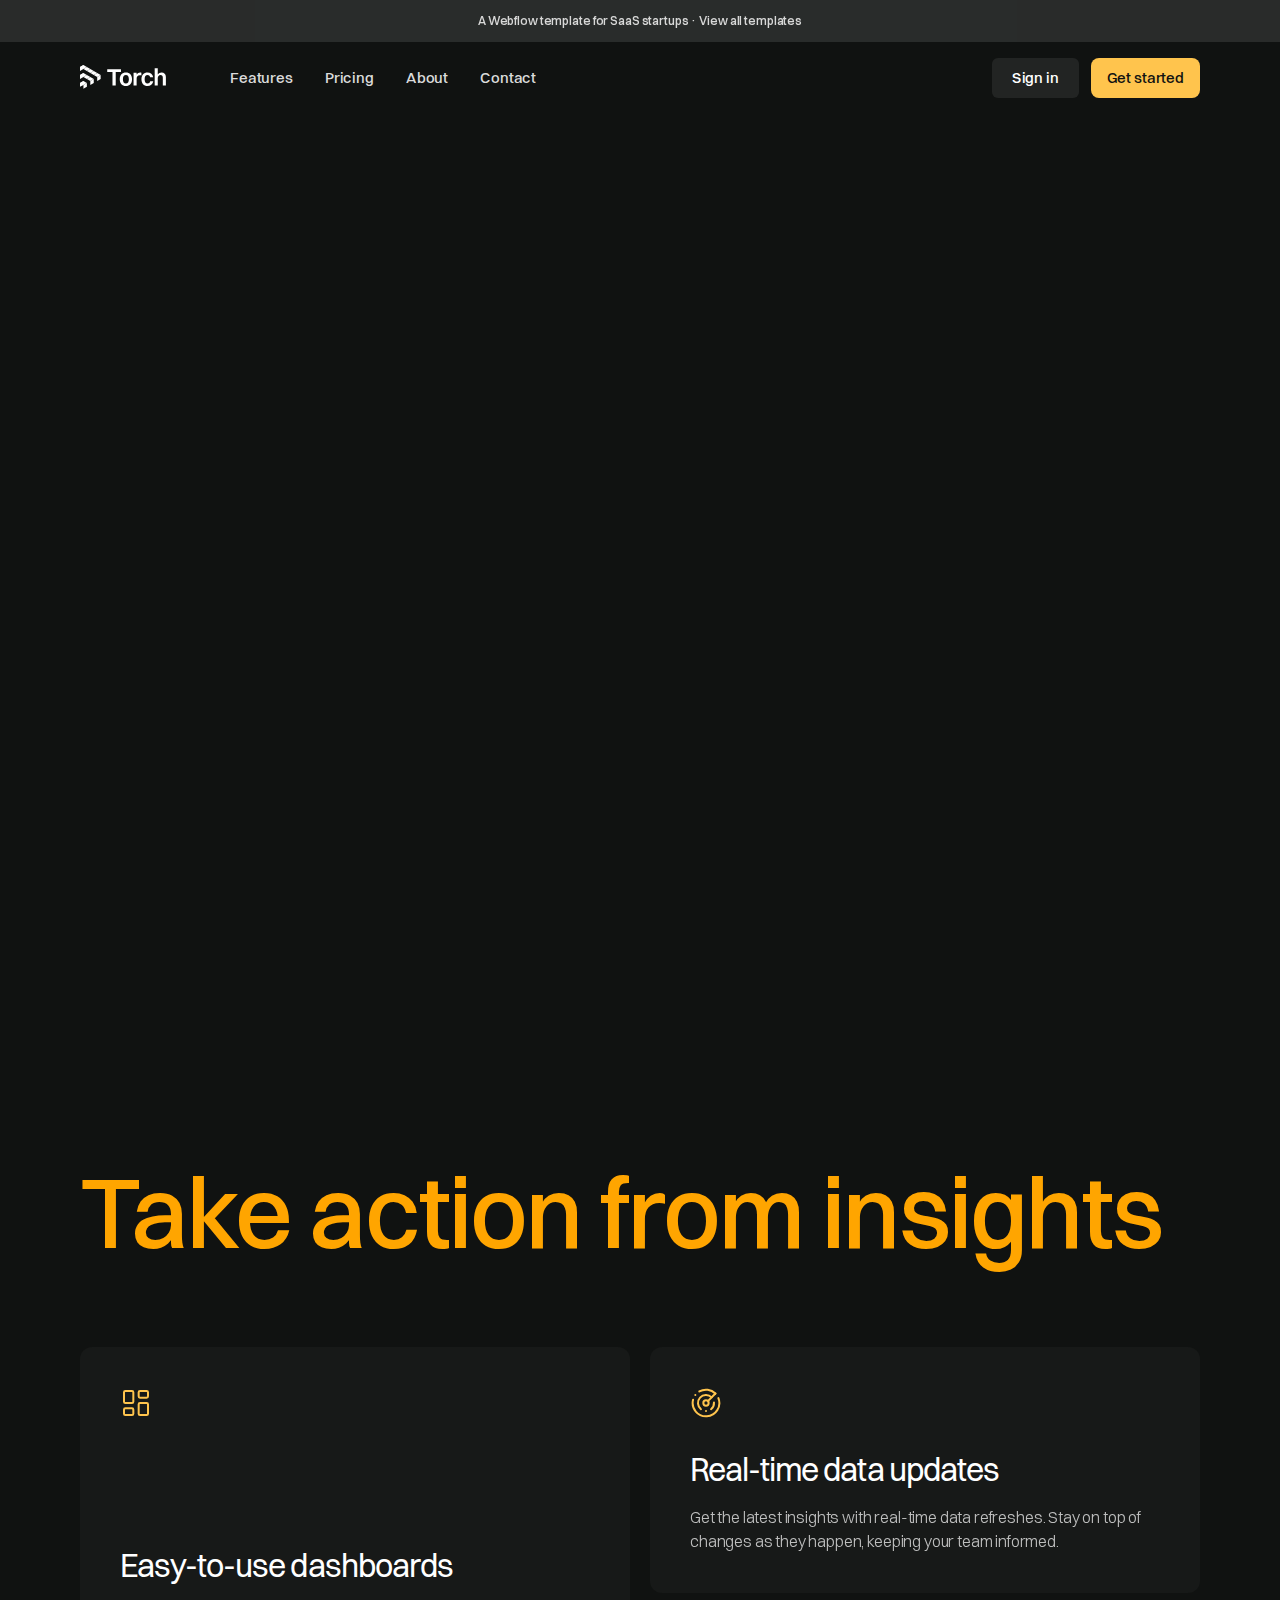
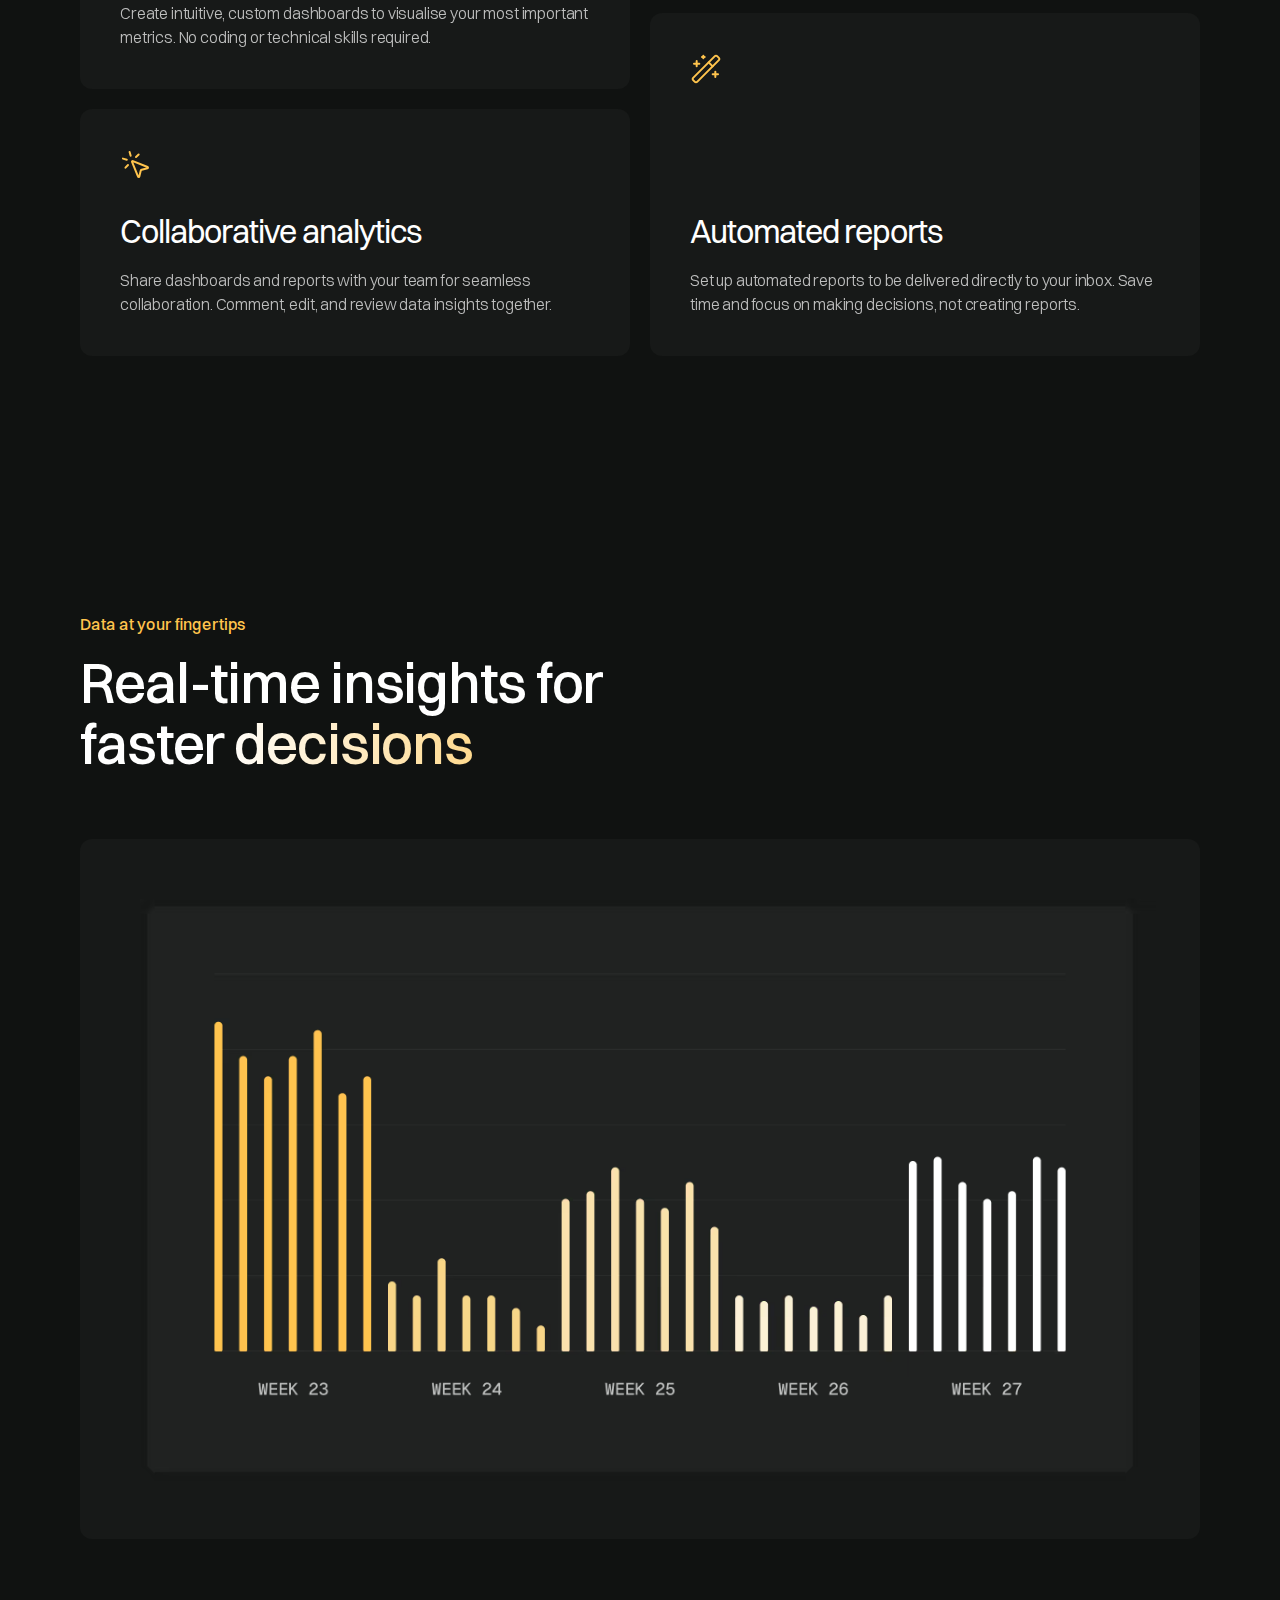
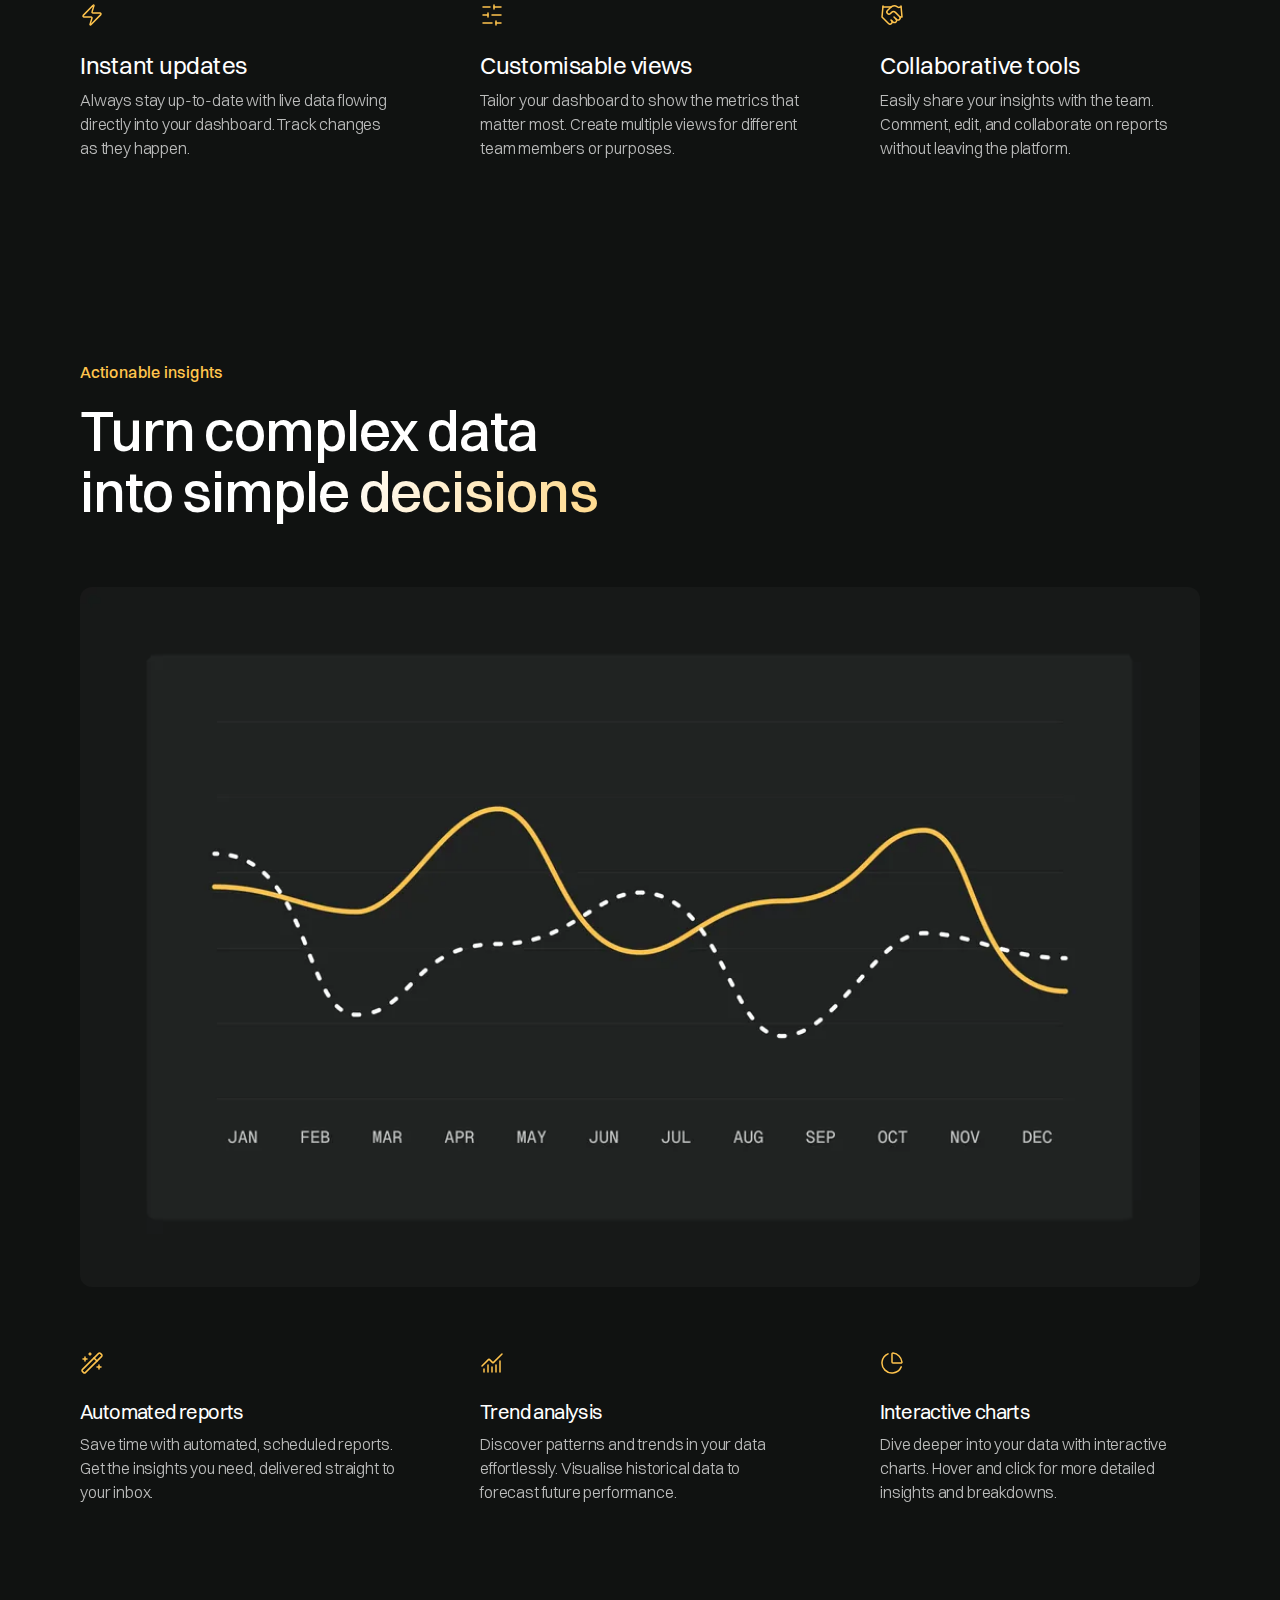
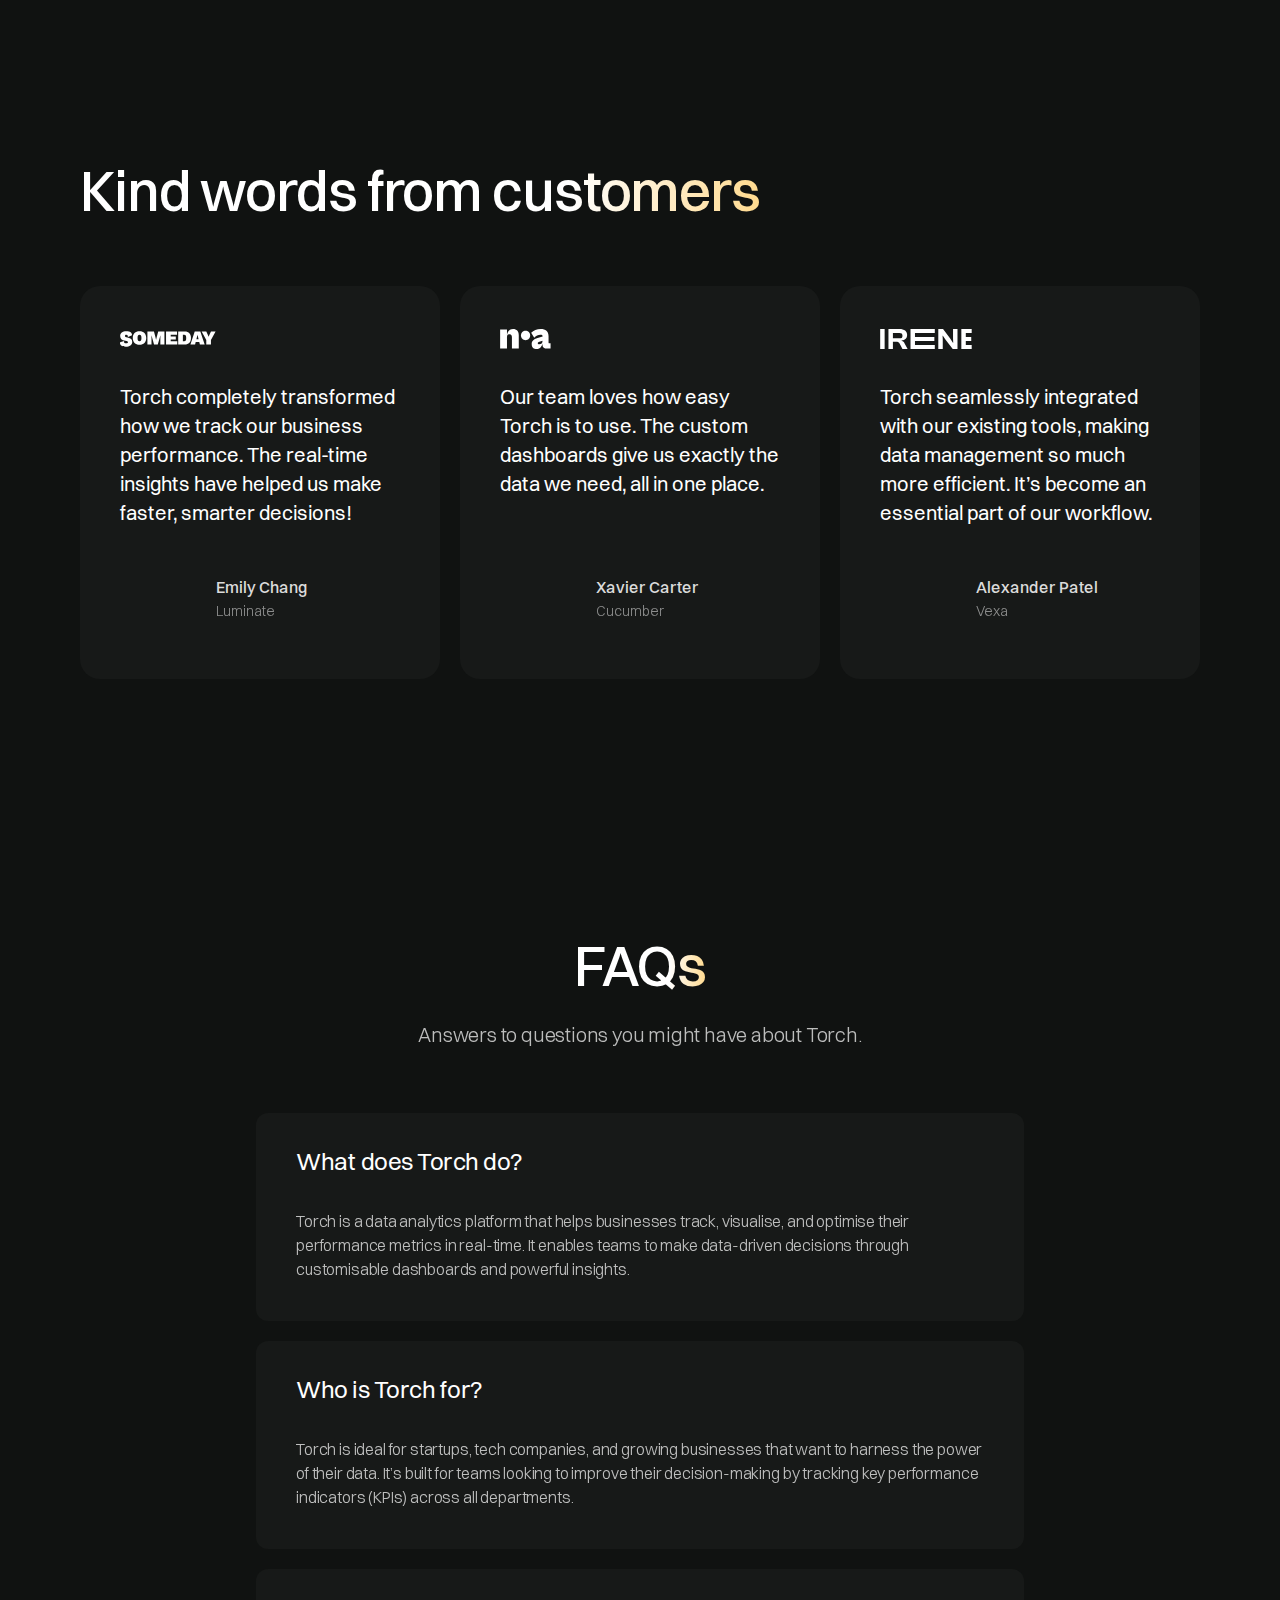
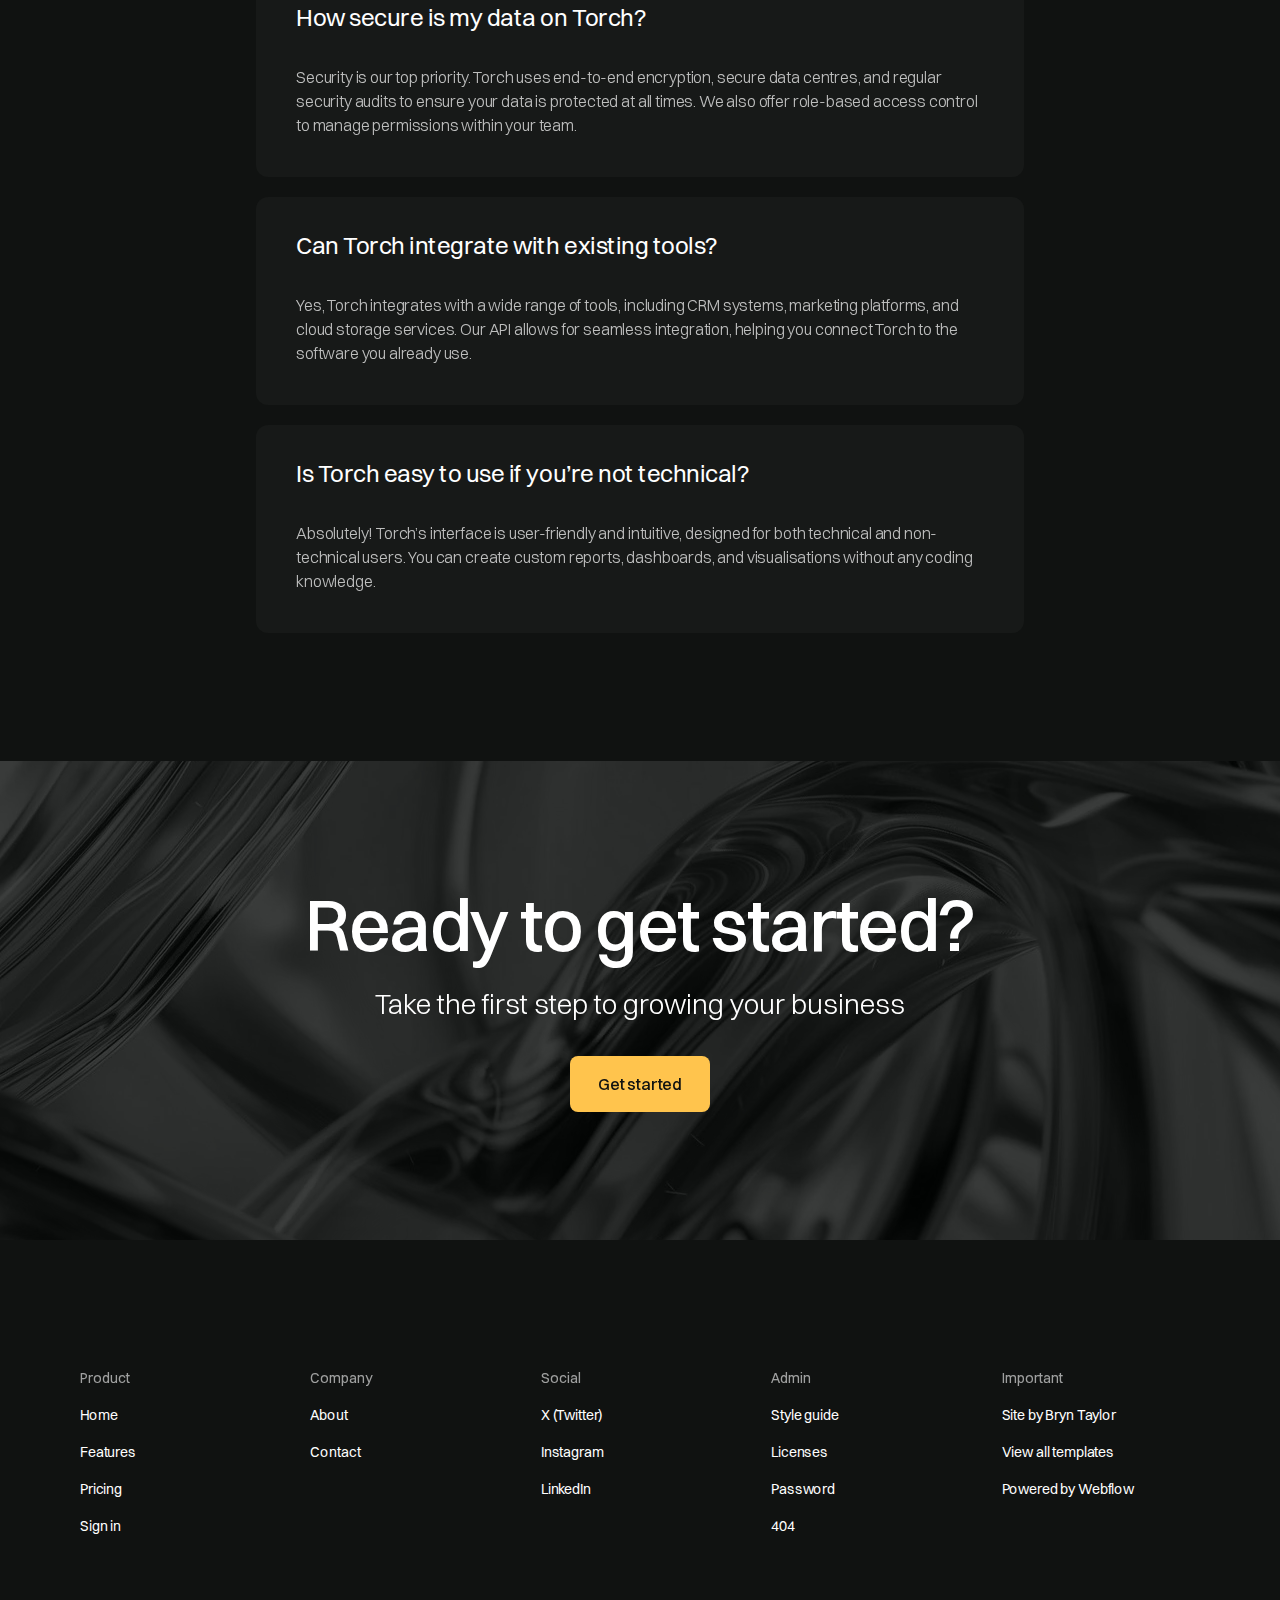
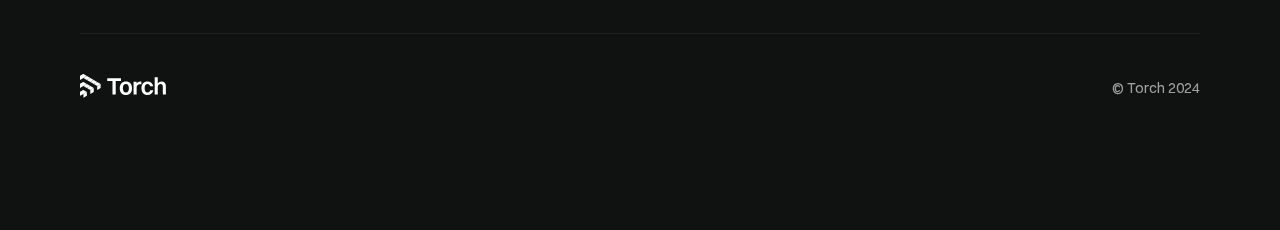
<file: index.html>
<!DOCTYPE html><!--  This site was created in Webflow. https://webflow.com  --><!--  Last Published: Thu Jun 26 2025 00:20:51 GMT+0000 (Coordinated Universal Time)  -->
<html data-wf-page="685c92505b7e152245fe8255" data-wf-site="685c92505b7e152245fe8266" lang="en">
<head>
  <meta charset="utf-8">
  <title>George's-project</title>
  <meta content="Torch is a high-quality template for SaaS tech startups. It has multiple pages, sections and components to suit your needs. Take your company&#x27;s online presence to the next level." name="description">
  <meta content="Torch · Webflow HTML website template" property="og:title">
  <meta content="Torch is a high-quality template for SaaS tech startups. It has multiple pages, sections and components to suit your needs. Take your company&#x27;s online presence to the next level." property="og:description">
  <meta content="https://cdn.prod.website-files.com/66fad496e2674af9c6f8f4ef/6703e5e87c9ca1599100560c_torch-opengraph-image.png" property="og:image">
  <meta content="Torch · Webflow HTML website template" property="twitter:title">
  <meta content="Torch is a high-quality template for SaaS tech startups. It has multiple pages, sections and components to suit your needs. Take your company&#x27;s online presence to the next level." property="twitter:description">
  <meta content="https://cdn.prod.website-files.com/66fad496e2674af9c6f8f4ef/6703e5e87c9ca1599100560c_torch-opengraph-image.png" property="twitter:image">
  <meta property="og:type" content="website">
  <meta content="summary_large_image" name="twitter:card">
  <meta content="width=device-width, initial-scale=1" name="viewport">
  <meta content="Webflow" name="generator">
  <link href="css/normalize.css" rel="stylesheet" type="text/css">
  <link href="css/webflow.css" rel="stylesheet" type="text/css">
  <link href="css/vs-code-activity-412548334f7a26fad44234.webflow.css" rel="stylesheet" type="text/css">
  <script type="text/javascript">!function(o,c){var n=c.documentElement,t=" w-mod-";n.className+=t+"js",("ontouchstart"in o||o.DocumentTouch&&c instanceof DocumentTouch)&&(n.className+=t+"touch")}(window,document);</script>
  <link href="images/favicon.png" rel="shortcut icon" type="image/x-icon">
  <link href="images/webclip.png" rel="apple-touch-icon">
</head>
<body>
  <a href="https://www.bryntaylor.co.uk/platform/webflow?ref=template" target="_blank" class="section banner w-inline-block">
    <div class="container-large">
      <div>A Webflow template for SaaS startups · View all templates</div>
    </div>
  </a>
  <div data-animation="default" class="nav w-nav" data-easing2="ease" fs-scrolldisable-element="smart-nav" data-easing="ease" data-collapse="medium" data-w-id="abad23f6-3206-d95e-518e-2548f4c46996" role="banner" data-duration="400">
    <div class="nav-container">
      <div class="logo-wrapper">
        <a href="index.html" aria-current="page" class="logo w-nav-brand w--current"><img src="images/torch-logo.svg" loading="lazy" width="Auto" height="24" alt="Logo"></a>
        <nav role="navigation" id="w-node-abad23f6-3206-d95e-518e-2548f4c4699b-f4c46996" class="nav-menu w-nav-menu">
          <a href="features.html" class="nav-link w-nav-link">Features</a>
          <a href="pricing.html" class="nav-link w-nav-link">Pricing</a>
          <a href="about.html" class="nav-link w-nav-link">About</a>
          <a href="contact.html" class="nav-link w-nav-link">Contact</a>
        </nav>
      </div>
      <div id="w-node-abad23f6-3206-d95e-518e-2548f4c469b0-f4c46996" class="actions-wrapper">
        <a href="sign-in.html" class="button-secondary small hide-mobile-portrait w-button">Sign in</a>
        <a href="#" class="button small hide-mobile-portrait w-button">Get started</a>
        <div class="nav-menu-button w-nav-button">
          <div class="menu-icon">
            <div class="menu-icon-line-top"></div>
            <div class="menu-icon-line-bottom"></div>
          </div>
        </div>
      </div>
    </div>
  </div>
  <section class="section">
    <div class="container-large">
      <div class="header-layout">
        <div class="header-content">
          <h1 data-w-id="05c97b58-b1ac-eabe-afbc-3861dce3b03f" style="-webkit-transform:translate3d(0, 24px, 0) scale3d(1, 1, 1) rotateX(0) rotateY(0) rotateZ(0) skew(0, 0);-moz-transform:translate3d(0, 24px, 0) scale3d(1, 1, 1) rotateX(0) rotateY(0) rotateZ(0) skew(0, 0);-ms-transform:translate3d(0, 24px, 0) scale3d(1, 1, 1) rotateX(0) rotateY(0) rotateZ(0) skew(0, 0);transform:translate3d(0, 24px, 0) scale3d(1, 1, 1) rotateX(0) rotateY(0) rotateZ(0) skew(0, 0);opacity:0" class="heading extra-large"><span class="text-gradient-overlay">Changing my heading from "Powerful data insights for all" to this</span></h1>
          <div class="spacer-32"></div>
          <p data-w-id="05c97b58-b1ac-eabe-afbc-3861dce3b041" style="-webkit-transform:translate3d(0, 24px, 0) scale3d(1, 1, 1) rotateX(0) rotateY(0) rotateZ(0) skew(0, 0);-moz-transform:translate3d(0, 24px, 0) scale3d(1, 1, 1) rotateX(0) rotateY(0) rotateZ(0) skew(0, 0);-ms-transform:translate3d(0, 24px, 0) scale3d(1, 1, 1) rotateX(0) rotateY(0) rotateZ(0) skew(0, 0);transform:translate3d(0, 24px, 0) scale3d(1, 1, 1) rotateX(0) rotateY(0) rotateZ(0) skew(0, 0);opacity:0" class="paragraph large">Torch makes data analysis easy for everyone. Visualise key metrics, track performance, and discover trends without needing a data science background.</p>
          <div class="spacer-32"></div>
          <div class="button-group">
            <a data-w-id="05c97b58-b1ac-eabe-afbc-3861dce3b045" style="-webkit-transform:translate3d(0, 24px, 0) scale3d(1, 1, 1) rotateX(0) rotateY(0) rotateZ(0) skew(0, 0);-moz-transform:translate3d(0, 24px, 0) scale3d(1, 1, 1) rotateX(0) rotateY(0) rotateZ(0) skew(0, 0);-ms-transform:translate3d(0, 24px, 0) scale3d(1, 1, 1) rotateX(0) rotateY(0) rotateZ(0) skew(0, 0);transform:translate3d(0, 24px, 0) scale3d(1, 1, 1) rotateX(0) rotateY(0) rotateZ(0) skew(0, 0);opacity:0" href="contact.html" class="button w-button">Get started</a>
            <a href="#learn-more" data-w-id="05c97b58-b1ac-eabe-afbc-3861dce3b047" style="-webkit-transform:translate3d(0, 24px, 0) scale3d(1, 1, 1) rotateX(0) rotateY(0) rotateZ(0) skew(0, 0);-moz-transform:translate3d(0, 24px, 0) scale3d(1, 1, 1) rotateX(0) rotateY(0) rotateZ(0) skew(0, 0);-ms-transform:translate3d(0, 24px, 0) scale3d(1, 1, 1) rotateX(0) rotateY(0) rotateZ(0) skew(0, 0);transform:translate3d(0, 24px, 0) scale3d(1, 1, 1) rotateX(0) rotateY(0) rotateZ(0) skew(0, 0);opacity:0" class="make-me-pretty w-button">Learn more</a>
          </div>
          <div class="spacer-64"></div>
          <div data-w-id="2469359d-caa4-0f3d-e0f9-ac9d68bc0583" style="-webkit-transform:translate3d(0, 24px, 0) scale3d(1, 1, 1) rotateX(0) rotateY(0) rotateZ(0) skew(0, 0);-moz-transform:translate3d(0, 24px, 0) scale3d(1, 1, 1) rotateX(0) rotateY(0) rotateZ(0) skew(0, 0);-ms-transform:translate3d(0, 24px, 0) scale3d(1, 1, 1) rotateX(0) rotateY(0) rotateZ(0) skew(0, 0);transform:translate3d(0, 24px, 0) scale3d(1, 1, 1) rotateX(0) rotateY(0) rotateZ(0) skew(0, 0);opacity:0" class="social-proof-logos-wrapper"><img src="images/logo-1.svg" loading="lazy" alt="Logo" class="social-proof-logo"><img src="images/logo-2.svg" loading="lazy" alt="Logo" class="social-proof-logo"><img src="images/logo-4.svg" loading="lazy" alt="Logo" class="social-proof-logo"><img src="images/logo-3.svg" loading="lazy" alt="Logo" class="social-proof-logo"></div>
        </div>
        <div class="image-wrapper"><img class="hero-image" src="images/chart-spline.svg" alt="Random Canva background" style="opacity:0;-webkit-transform:translate3d(0, 24px, 0) scale3d(1, 1, 1) rotateX(0) rotateY(0) rotateZ(0) skew(0, 0);-moz-transform:translate3d(0, 24px, 0) scale3d(1, 1, 1) rotateX(0) rotateY(0) rotateZ(0) skew(0, 0);-ms-transform:translate3d(0, 24px, 0) scale3d(1, 1, 1) rotateX(0) rotateY(0) rotateZ(0) skew(0, 0);transform:translate3d(0, 24px, 0) scale3d(1, 1, 1) rotateX(0) rotateY(0) rotateZ(0) skew(0, 0)"></div>
      </div>
    </div>
  </section>
  <section class="section">
    <div id="learn-more" class="container-large">
      <h2 class="my-class">Take action from insights</h2>
      <div class="spacer-80"></div>
      <div class="w-layout-grid card-list">
        <div id="w-node-_38f718e7-ef7d-cf1b-5d32-9110617504c1-617504ba" class="card-item"><img src="images/layout-dashboard.svg" loading="lazy" alt="Dashboard icon" class="icon-large">
          <div class="spacer-128"></div>
          <h3 class="heading medium">Easy-to-use dashboards</h3>
          <div class="spacer-16"></div>
          <p class="paragraph">Create intuitive, custom dashboards to visualise your most important metrics. No coding or technical skills required.</p>
        </div>
        <div class="card-item"><img src="images/radar.svg" loading="lazy" alt="Radar icon" class="icon-large">
          <div class="spacer-32"></div>
          <h3 class="heading medium">Real-time data updates</h3>
          <div class="spacer-16"></div>
          <p class="paragraph">Get the latest insights with real-time data refreshes. Stay on top of changes as they happen, keeping your team informed.</p>
        </div>
        <div id="w-node-d05e47e2-aa32-2547-947a-66fd2ccb7be0-617504ba" class="card-item"><img src="images/wand-sparkles.svg" loading="lazy" alt="Magic icon" class="icon-large">
          <div class="spacer-128"></div>
          <h3 class="heading medium">Automated reports</h3>
          <div class="spacer-16"></div>
          <p class="paragraph">Set up automated reports to be delivered directly to your inbox. Save time and focus on making decisions, not creating reports.</p>
        </div>
        <div class="card-item"><img src="images/mouse-pointer-click.svg" loading="lazy" alt="Mouse icon" class="icon-large">
          <div class="spacer-32"></div>
          <h3 class="heading medium">Collaborative analytics</h3>
          <div class="spacer-16"></div>
          <p class="paragraph">Share dashboards and reports with your team for seamless collaboration. Comment, edit, and review data insights together.</p>
        </div>
      </div>
    </div>
  </section>
  <section class="section">
    <div class="container-large">
      <div class="features-list">
        <div class="w-layout-grid feature-item">
          <div class="feature-content">
            <div class="text-color-accent text-weight-medium">Data at your fingertips</div>
            <div class="spacer-16"></div>
            <h2 class="heading large"><span class="text-gradient-overlay">Real-time insights for faster decisions</span></h2>
          </div>
          <div class="image-wrapper"><img src="images/torch-product-image-2_1torch-product-image-2.avif" loading="lazy" sizes="(max-width: 479px) 100vw, (max-width: 767px) 83vw, (max-width: 991px) 87vw, 84vw" srcset="images/torch-product-image-2_1torch-product-image-2.avif 500w, images/torch-product-image-2_1torch-product-image-2.avif 800w, images/torch-product-image-2_1torch-product-image-2.avif 2400w" alt="Product image" class="feature-image"></div>
          <div class="grid-3-column">
            <div class="benefit-item"><img src="images/zap.svg" loading="lazy" alt="Zap icon" class="icon-medium">
              <div class="spacer-24"></div>
              <h3 class="heading regular">Instant updates</h3>
              <div class="spacer-8"></div>
              <p class="paragraph">Always stay up-to-date with live data flowing directly into your dashboard. Track changes as they happen.</p>
            </div>
            <div class="benefit-item"><img src="images/sliders-horizontal.svg" loading="lazy" alt="Sliders icon" class="icon-medium">
              <div class="spacer-24"></div>
              <h3 class="heading regular">Customisable views</h3>
              <div class="spacer-8"></div>
              <p class="paragraph">Tailor your dashboard to show the metrics that matter most. Create multiple views for different team members or purposes.</p>
            </div>
            <div class="benefit-item"><img src="images/handshake.svg" loading="lazy" alt="Handshake icon" class="icon-medium">
              <div class="spacer-24"></div>
              <h3 class="heading regular">Collaborative tools</h3>
              <div class="spacer-8"></div>
              <p class="paragraph">Easily share your insights with the team. Comment, edit, and collaborate on reports without leaving the platform.</p>
            </div>
          </div>
        </div>
        <div class="w-layout-grid feature-item">
          <div class="feature-content">
            <div class="text-color-accent text-weight-medium">Actionable insights</div>
            <div class="spacer-16"></div>
            <h2 class="heading large"><span class="text-gradient-overlay">Turn complex data into simple decisions</span></h2>
          </div>
          <div class="image-wrapper"><img src="images/torch-product-image-3_1torch-product-image-3.avif" loading="lazy" sizes="(max-width: 479px) 100vw, (max-width: 767px) 83vw, (max-width: 991px) 87vw, 84vw" srcset="images/torch-product-image-3_1torch-product-image-3.avif 500w, images/torch-product-image-3_1torch-product-image-3.avif 800w, images/torch-product-image-3_1torch-product-image-3.avif 1080w, images/torch-product-image-3_1torch-product-image-3.avif 2400w" alt="Product image" class="feature-image"></div>
          <div class="grid-3-column">
            <div class="benefit-item"><img src="images/wand-sparkles.svg" loading="lazy" alt="Magic icon" class="icon-medium">
              <div class="spacer-24"></div>
              <h3 class="heading small">Automated reports</h3>
              <div class="spacer-8"></div>
              <p class="paragraph">Save time with automated, scheduled reports. Get the insights you need, delivered straight to your inbox.</p>
            </div>
            <div class="benefit-item"><img src="images/chart-no-axes-combined.svg" loading="lazy" alt="Chart icon" class="icon-medium">
              <div class="spacer-24"></div>
              <h3 class="heading small">Trend analysis</h3>
              <div class="spacer-8"></div>
              <p class="paragraph">Discover patterns and trends in your data effortlessly. Visualise historical data to forecast future performance.</p>
            </div>
            <div class="benefit-item"><img src="images/chart-pie.svg" loading="lazy" alt="Pie icon" class="icon-medium">
              <div class="spacer-24"></div>
              <h3 class="heading small">Interactive charts</h3>
              <div class="spacer-8"></div>
              <p class="paragraph">Dive deeper into your data with interactive charts. Hover and click for more detailed insights and breakdowns.</p>
            </div>
          </div>
        </div>
      </div>
    </div>
  </section>
  <section class="section">
    <div class="container-large">
      <h2 class="heading large"><span class="text-gradient-overlay">Kind words from customers</span></h2>
      <div class="spacer-64"></div>
      <div class="w-layout-grid testimonials-list">
        <div class="testimonials-card">
          <div class="testimonials-content-top"><img src="images/logo-1.svg" loading="lazy" alt="Logo" class="testimonial-logo">
            <div class="spacer-32"></div>
            <div class="paragraph large">Torch completely transformed how we track our business performance. The real-time insights have helped us make faster, smarter decisions!</div>
            <div class="spacer-32"></div>
          </div>
          <div class="testimonial-details">
            <div class="testimonial-image-wrapper"><img src="images/pexels-olena-bohovyk-3646160_1pexels-olena-bohovyk-3646160.avif" loading="lazy" alt="" class="testimonial-image"></div>
            <div class="testimonial-details-text">
              <div class="paragraph text-weight-medium">Emily Chang</div>
              <div class="text-color-muted">
                <div class="paragraph small">Luminate</div>
              </div>
            </div>
          </div>
        </div>
        <div class="testimonials-card">
          <div class="testimonials-content-top"><img src="images/logo-3.svg" loading="lazy" width="Auto" height="Auto" alt="Logo" class="testimonial-logo">
            <div class="spacer-32"></div>
            <div class="paragraph large">Our team loves how easy Torch is to use. The custom dashboards give us exactly the data we need, all in one place.</div>
            <div class="spacer-32"></div>
          </div>
          <div class="testimonial-details">
            <div class="testimonial-image-wrapper"><img src="images/pexels-monstera-5384445_1pexels-monstera-5384445.avif" loading="lazy" alt="" class="testimonial-image"></div>
            <div class="testimonial-details-text">
              <div class="paragraph text-weight-medium">Xavier Carter</div>
              <div class="text-color-muted">
                <div class="paragraph small">Cucumber</div>
              </div>
            </div>
          </div>
        </div>
        <div class="testimonials-card">
          <div class="testimonials-content-top"><img src="images/logo-4.svg" loading="lazy" alt="Logo" class="testimonial-logo">
            <div class="spacer-32"></div>
            <div class="paragraph large">Torch seamlessly integrated with our existing tools, making data management so much more efficient. It’s become an essential part of our workflow.</div>
            <div class="spacer-32"></div>
          </div>
          <div class="testimonial-details">
            <div class="testimonial-image-wrapper"><img src="images/pexels-amir-esrafili-6274712_1pexels-amir-esrafili-6274712.avif" loading="lazy" alt="" class="testimonial-image"></div>
            <div class="testimonial-details-text">
              <div class="paragraph text-weight-medium">Alexander Patel</div>
              <div class="text-color-muted">
                <div class="paragraph small">Vexa</div>
              </div>
            </div>
          </div>
        </div>
      </div>
    </div>
  </section>
  <section class="section">
    <div class="container-small">
      <div class="w-layout-grid faq-wrapper">
        <div class="faq-content">
          <h2><span class="text-gradient-overlay">FAQs</span></h2>
          <div class="spacer-24"></div>
          <p class="paragraph large">Answers to questions you might have about Torch.</p>
        </div>
        <div class="w-layout-grid faq-list">
          <div class="faq-accordion">
            <div data-w-id="ec766c24-12b7-b94d-ff49-9f5d83ef1eb9" class="faq-question">
              <h3 class="heading regular">What does Torch do?</h3><img src="images/plus.svg" loading="lazy" alt="Plus icon" class="faq-icon">
            </div>
            <div class="faq-answer">
              <p>Torch is a data analytics platform that helps businesses track, visualise, and optimise their performance metrics in real-time. It enables teams to make data-driven decisions through customisable dashboards and powerful insights.</p>
              <div class="spacer-40"></div>
            </div>
          </div>
          <div class="faq-accordion">
            <div data-w-id="54dd60b7-6fa8-ef93-355b-a321568ed0f3" class="faq-question">
              <h3 class="heading regular">Who is Torch for?</h3><img src="images/plus.svg" loading="lazy" alt="Plus icon" class="faq-icon">
            </div>
            <div class="faq-answer">
              <p>Torch is ideal for startups, tech companies, and growing businesses that want to harness the power of their data. It’s built for teams looking to improve their decision-making by tracking key performance indicators (KPIs) across all departments.</p>
              <div class="spacer-40"></div>
            </div>
          </div>
          <div class="faq-accordion">
            <div data-w-id="8ab634aa-24ca-0337-fd94-c3fe5e0a7e59" class="faq-question">
              <h3 class="heading regular">How secure is my data on Torch?</h3><img src="images/plus.svg" loading="lazy" alt="Plus icon" class="faq-icon">
            </div>
            <div class="faq-answer">
              <p>Security is our top priority. Torch uses end-to-end encryption, secure data centres, and regular security audits to ensure your data is protected at all times. We also offer role-based access control to manage permissions within your team.</p>
              <div class="spacer-40"></div>
            </div>
          </div>
          <div class="faq-accordion">
            <div data-w-id="c4ba0a19-3c90-69c7-36b8-7f895b683a5d" class="faq-question">
              <h3 class="heading regular">Can Torch integrate with existing tools?</h3><img src="images/plus.svg" loading="lazy" alt="Plus icon" class="faq-icon">
            </div>
            <div class="faq-answer">
              <p>Yes, Torch integrates with a wide range of tools, including CRM systems, marketing platforms, and cloud storage services. Our API allows for seamless integration, helping you connect Torch to the software you already use.</p>
              <div class="spacer-40"></div>
            </div>
          </div>
          <div class="faq-accordion">
            <div data-w-id="ee4ae58f-1cc5-15cd-2792-90620b0aa16a" class="faq-question">
              <h3 class="heading regular">Is Torch easy to use if you’re not technical?</h3><img src="images/plus.svg" loading="lazy" alt="Plus icon" class="faq-icon">
            </div>
            <div class="faq-answer">
              <p>Absolutely! Torch’s interface is user-friendly and intuitive, designed for both technical and non-technical users. You can create custom reports, dashboards, and visualisations without any coding knowledge.</p>
              <div class="spacer-40"></div>
            </div>
          </div>
        </div>
      </div>
    </div>
  </section>
  <section class="section is-relative">
    <div class="cta-card-content">
      <div class="text-box">
        <div>
          <h2 class="heading extra-large">Ready to get started?</h2>
        </div>
        <div class="spacer-16"></div>
        <div class="paragraph extra-large">Take the first step to growing your business</div>
      </div>
      <div class="spacer-32"></div>
      <a href="#" class="button w-button">Get started</a>
    </div>
    <div class="gradient-image"></div>
  </section>
  <section class="section">
    <div class="container-large">
      <div class="footer-grid">
        <div class="footer-column">
          <div class="text-color-muted">Product</div>
          <a href="index.html" aria-current="page" class="footer-link w--current">Home</a>
          <a href="features.html" class="footer-link">Features</a>
          <a href="pricing.html" class="footer-link">Pricing</a>
          <a href="sign-in.html" class="footer-link">Sign in</a>
        </div>
        <div class="footer-column">
          <div class="text-color-muted">Company</div>
          <a href="about.html" class="footer-link">About</a>
          <a href="contact.html" class="footer-link">Contact</a>
        </div>
        <div class="footer-column">
          <div class="text-color-muted">Social</div>
          <a href="https://x.com/" target="_blank" class="footer-link">X (Twitter)</a>
          <a href="https://www.instagram.com/" target="_blank" class="footer-link">Instagram</a>
          <a href="https://www.linkedin.com/" target="_blank" class="footer-link">LinkedIn</a>
        </div>
        <div class="footer-column">
          <div class="text-color-muted">Admin</div>
          <a href="admin/styleguide.html" class="footer-link">Style guide</a>
          <a href="admin/licenses.html" class="footer-link">Licenses</a>
          <a href="401.html" class="footer-link">Password</a>
          <a href="404.html" class="footer-link">404</a>
        </div>
        <div class="footer-column">
          <div class="text-color-muted">Important</div>
          <a href="https://www.bryntaylor.co.uk/?ref=template" target="_blank" class="footer-link">Site by Bryn Taylor</a>
          <a href="https://www.bryntaylor.co.uk/platform/webflow?ref=template" target="_blank" class="footer-link">View all templates</a>
          <a href="https://webflow.com/" target="_blank" class="footer-link">Powered by Webflow</a>
        </div>
      </div>
      <div class="spacer-96"></div>
      <div class="divider-line"></div>
      <div class="spacer-40"></div>
      <div class="footer-bottom">
        <a href="index.html" aria-current="page" class="logo w-nav-brand w--current"><img src="images/torch-logo.svg" loading="lazy" width="Auto" height="24" alt="Logo"></a>
        <div class="footer-link text-color-muted">© Torch 2024</div>
      </div>
    </div>
  </section>
  <script src="https://d3e54v103j8qbb.cloudfront.net/js/jquery-3.5.1.min.dc5e7f18c8.js?site=685c92505b7e152245fe8266" type="text/javascript" integrity="sha256-9/aliU8dGd2tb6OSsuzixeV4y/faTqgFtohetphbbj0=" crossorigin="anonymous"></script>
  <script src="js/webflow.js" type="text/javascript"></script>
</body>
</html>
</file>
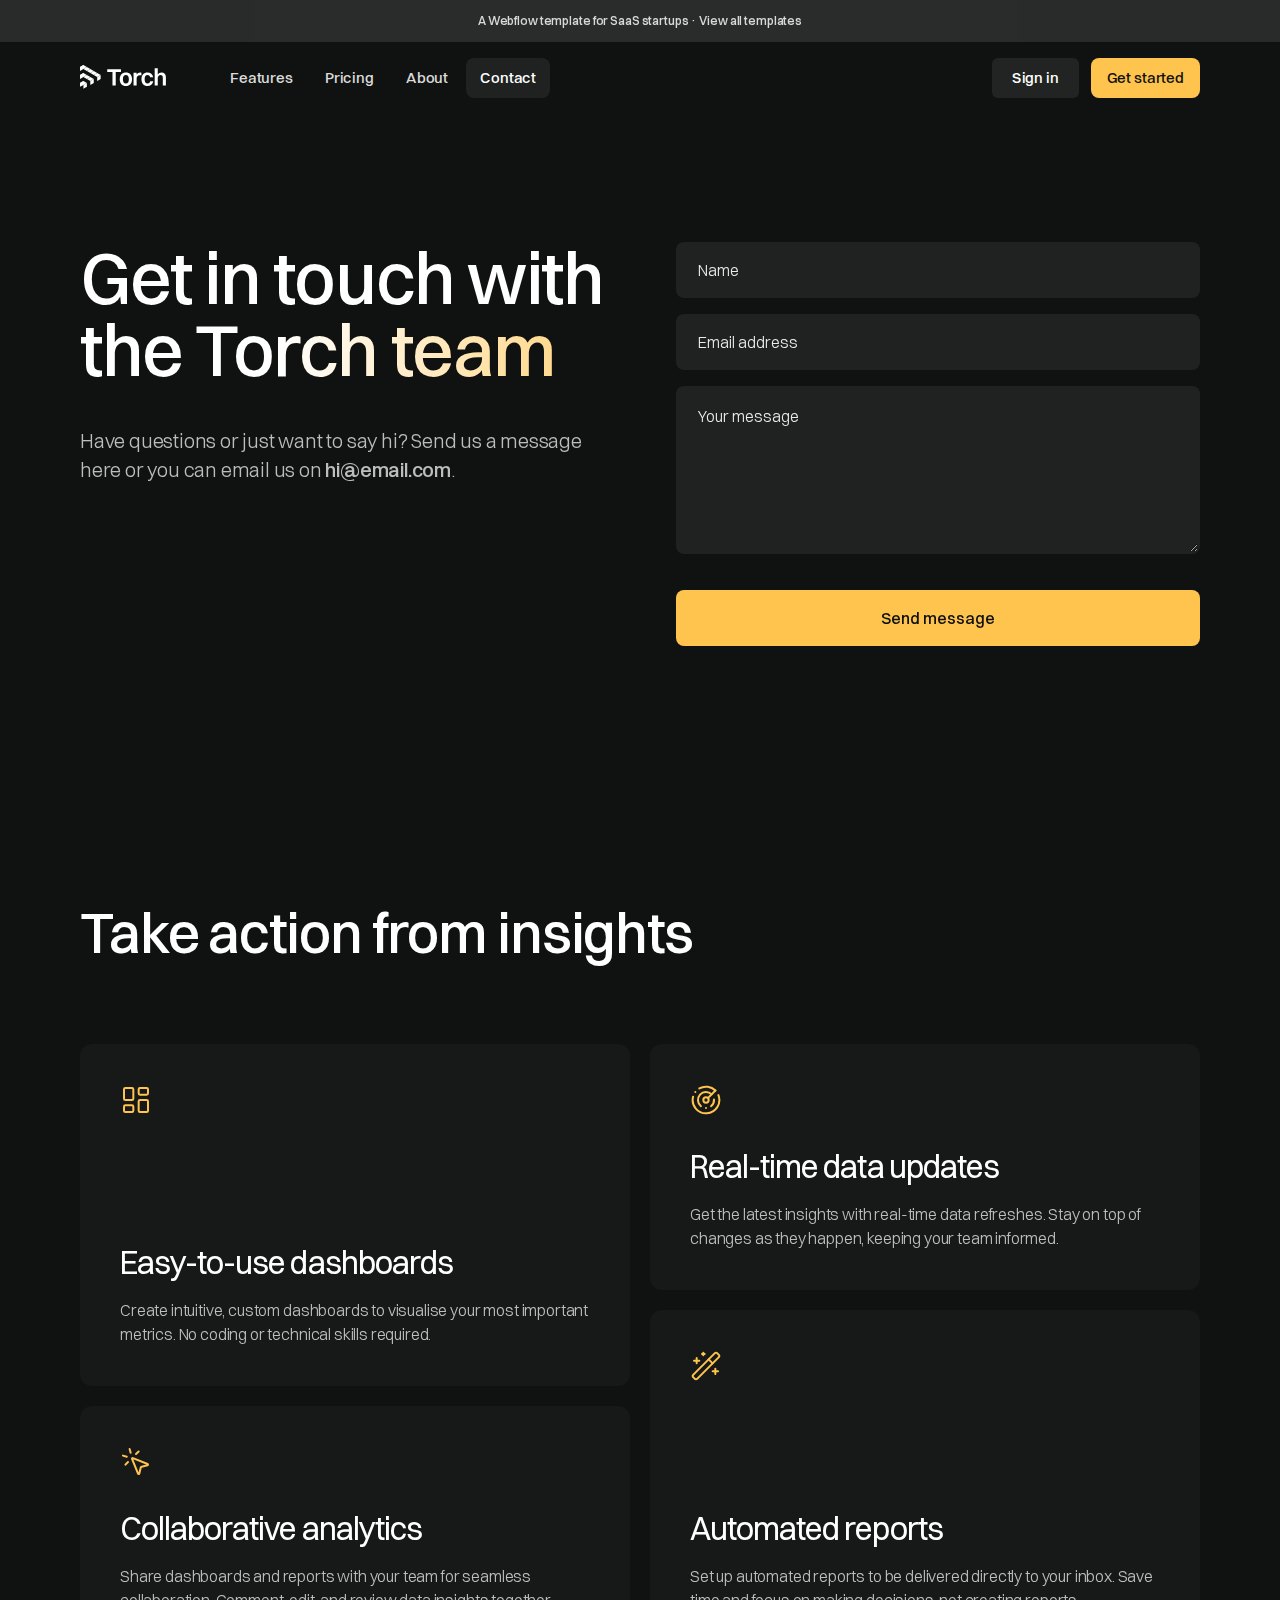
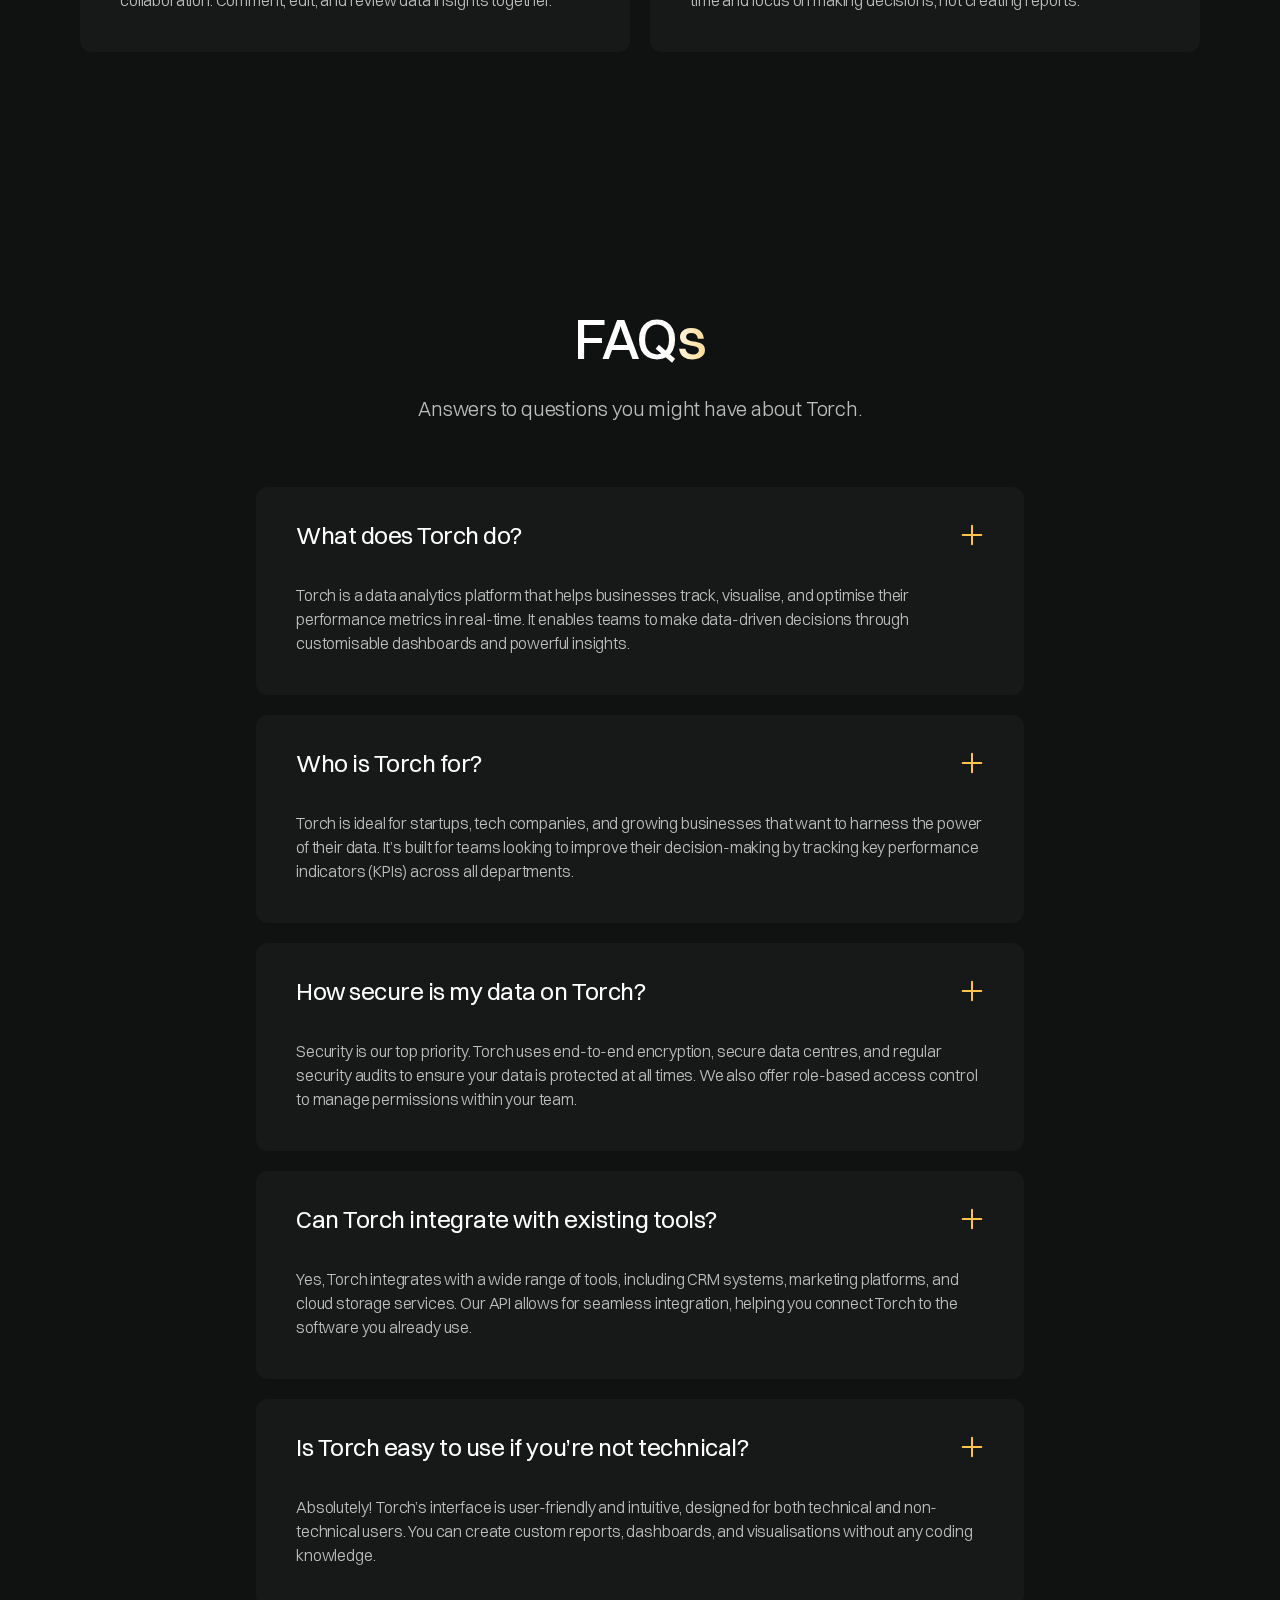
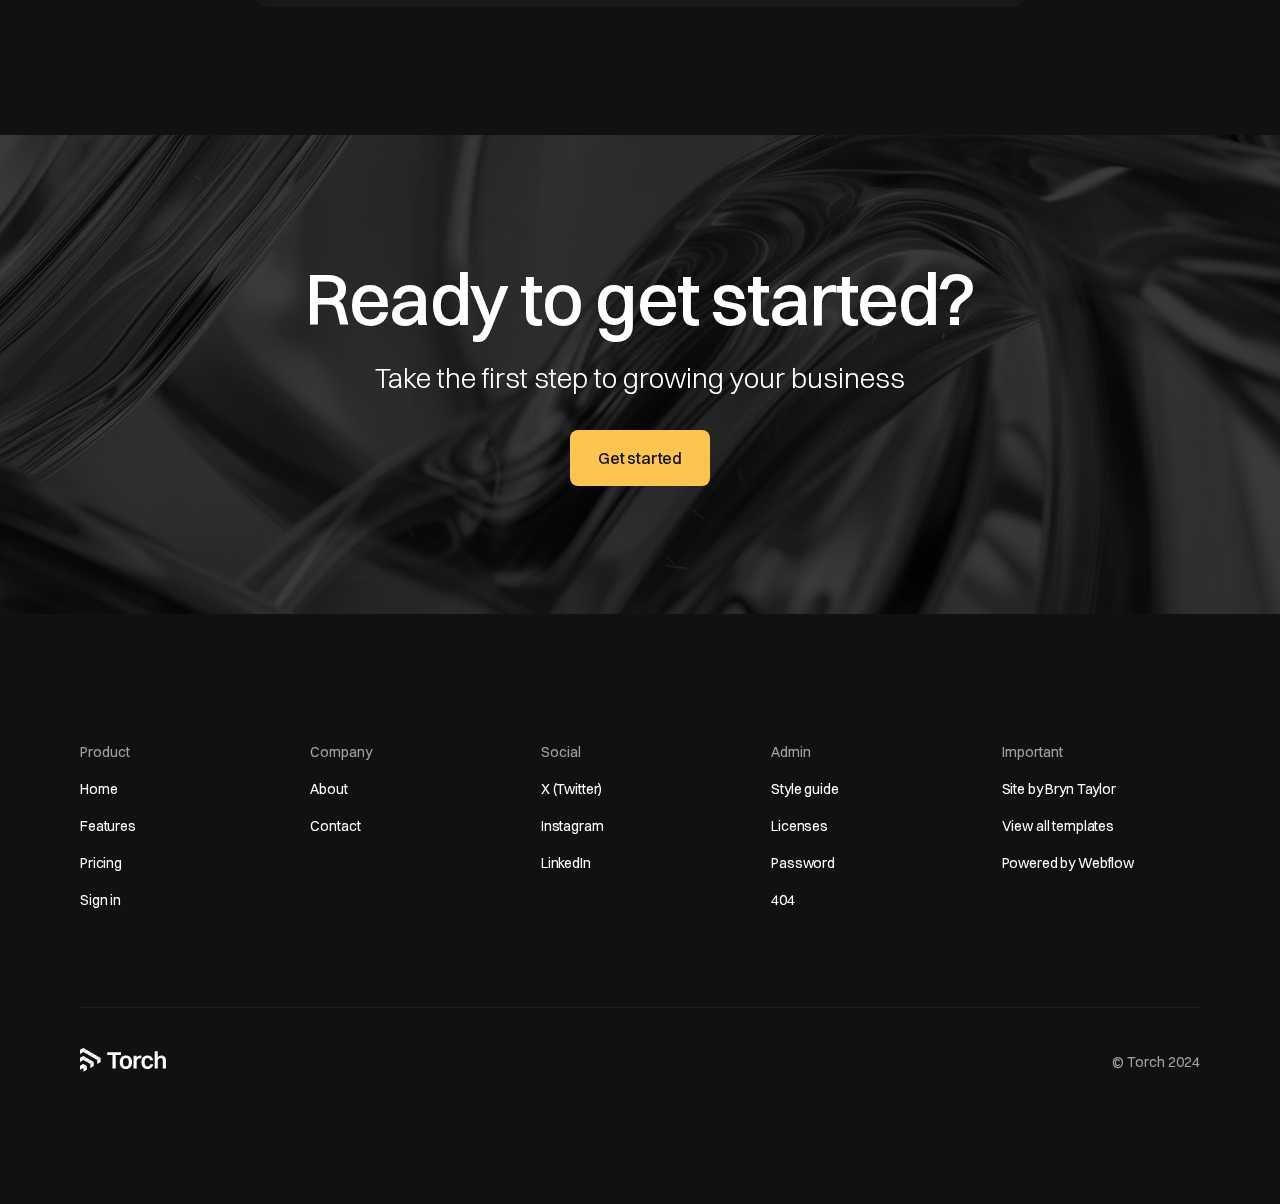
<file: contact.html>
<!DOCTYPE html><!--  This site was created in Webflow. https://webflow.com  --><!--  Last Published: Thu Jun 26 2025 00:20:51 GMT+0000 (Coordinated Universal Time)  -->
<html data-wf-page="685c92505b7e152245fe825f" data-wf-site="685c92505b7e152245fe8266" lang="en">
<head>
  <meta charset="utf-8">
  <title>Torch · Contact</title>
  <meta content="Torch is a high-quality template for SaaS tech startups. It has multiple pages, sections and components to suit your needs. Take your company&#x27;s online presence to the next level." name="description">
  <meta content="Torch · Contact" property="og:title">
  <meta content="Torch is a high-quality template for SaaS tech startups. It has multiple pages, sections and components to suit your needs. Take your company&#x27;s online presence to the next level." property="og:description">
  <meta content="https://cdn.prod.website-files.com/66fad496e2674af9c6f8f4ef/6703e5e87c9ca1599100560c_torch-opengraph-image.png" property="og:image">
  <meta content="Torch · Contact" property="twitter:title">
  <meta content="Torch is a high-quality template for SaaS tech startups. It has multiple pages, sections and components to suit your needs. Take your company&#x27;s online presence to the next level." property="twitter:description">
  <meta content="https://cdn.prod.website-files.com/66fad496e2674af9c6f8f4ef/6703e5e87c9ca1599100560c_torch-opengraph-image.png" property="twitter:image">
  <meta property="og:type" content="website">
  <meta content="summary_large_image" name="twitter:card">
  <meta content="width=device-width, initial-scale=1" name="viewport">
  <meta content="Webflow" name="generator">
  <link href="css/normalize.css" rel="stylesheet" type="text/css">
  <link href="css/webflow.css" rel="stylesheet" type="text/css">
  <link href="css/vs-code-activity-412548334f7a26fad44234.webflow.css" rel="stylesheet" type="text/css">
  <script type="text/javascript">!function(o,c){var n=c.documentElement,t=" w-mod-";n.className+=t+"js",("ontouchstart"in o||o.DocumentTouch&&c instanceof DocumentTouch)&&(n.className+=t+"touch")}(window,document);</script>
  <link href="images/favicon.png" rel="shortcut icon" type="image/x-icon">
  <link href="images/webclip.png" rel="apple-touch-icon">
</head>
<body>
  <a href="https://www.bryntaylor.co.uk/platform/webflow?ref=template" target="_blank" class="section banner w-inline-block">
    <div class="container-large">
      <div>A Webflow template for SaaS startups · View all templates</div>
    </div>
  </a>
  <div data-animation="default" class="nav w-nav" data-easing2="ease" fs-scrolldisable-element="smart-nav" data-easing="ease" data-collapse="medium" data-w-id="abad23f6-3206-d95e-518e-2548f4c46996" role="banner" data-duration="400">
    <div class="nav-container">
      <div class="logo-wrapper">
        <a href="index.html" class="logo w-nav-brand"><img src="images/torch-logo.svg" loading="lazy" width="Auto" height="24" alt="Logo"></a>
        <nav role="navigation" id="w-node-abad23f6-3206-d95e-518e-2548f4c4699b-f4c46996" class="nav-menu w-nav-menu">
          <a href="features.html" class="nav-link w-nav-link">Features</a>
          <a href="pricing.html" class="nav-link w-nav-link">Pricing</a>
          <a href="about.html" class="nav-link w-nav-link">About</a>
          <a href="contact.html" aria-current="page" class="nav-link w-nav-link w--current">Contact</a>
        </nav>
      </div>
      <div id="w-node-abad23f6-3206-d95e-518e-2548f4c469b0-f4c46996" class="actions-wrapper">
        <a href="sign-in.html" class="button-secondary small hide-mobile-portrait w-button">Sign in</a>
        <a href="#" class="button small hide-mobile-portrait w-button">Get started</a>
        <div class="nav-menu-button w-nav-button">
          <div class="menu-icon">
            <div class="menu-icon-line-top"></div>
            <div class="menu-icon-line-bottom"></div>
          </div>
        </div>
      </div>
    </div>
  </div>
  <section class="section">
    <div class="container-large">
      <div class="grid-2-column">
        <div class="header-content">
          <h1 data-w-id="05c97b58-b1ac-eabe-afbc-3861dce3b03f" class="heading extra-large"><span class="text-gradient-overlay">Get in touch with the Torch team</span></h1>
          <div class="spacer-32"></div>
          <p data-w-id="05c97b58-b1ac-eabe-afbc-3861dce3b041" class="paragraph large">Have questions or just want to say hi? Send us a message here or you can email us on <a href="mailto:hi@email.com">hi@email.com</a>.</p>
        </div>
        <div class="form-block w-form">
          <form id="wf-form-Contact-Form" name="wf-form-Contact-Form" data-name="Contact Form" method="get" class="login-form" data-wf-page-id="685c92505b7e152245fe825f" data-wf-element-id="f142e6f8-8b43-d96b-9586-3ca7e8487dd4"><input class="text-input w-input" maxlength="256" name="Name" data-name="Name" placeholder="Name" type="text" id="Name" required=""><input class="text-input w-input" maxlength="256" name="Email" data-name="Email" placeholder="Email address" type="email" id="Email" required=""><textarea id="Message" name="Message" maxlength="5000" data-name="Message" placeholder="Your message" required="" class="text-input area w-input"></textarea>
            <div class="spacer-4"></div><input type="submit" data-wait="Please wait..." id="w-node-f142e6f8-8b43-d96b-9586-3ca7e8487de8-45fe825f" class="button full-width w-button" value="Send message">
          </form>
          <div class="success-message alternate w-form-done">
            <div>Thank you, your submission has been received</div>
          </div>
          <div class="error-message w-form-fail">
            <div class="text-block">Something went wrong, please try again</div>
          </div>
        </div>
      </div>
    </div>
  </section>
  <section class="section">
    <div id="learn-more" class="container-large">
      <h2 class="heading large">Take action from insights</h2>
      <div class="spacer-80"></div>
      <div class="w-layout-grid card-list">
        <div id="w-node-_38f718e7-ef7d-cf1b-5d32-9110617504c1-617504ba" class="card-item"><img src="images/layout-dashboard.svg" loading="lazy" alt="Dashboard icon" class="icon-large">
          <div class="spacer-128"></div>
          <h3 class="heading medium">Easy-to-use dashboards</h3>
          <div class="spacer-16"></div>
          <p class="paragraph">Create intuitive, custom dashboards to visualise your most important metrics. No coding or technical skills required.</p>
        </div>
        <div class="card-item"><img src="images/radar.svg" loading="lazy" alt="Radar icon" class="icon-large">
          <div class="spacer-32"></div>
          <h3 class="heading medium">Real-time data updates</h3>
          <div class="spacer-16"></div>
          <p class="paragraph">Get the latest insights with real-time data refreshes. Stay on top of changes as they happen, keeping your team informed.</p>
        </div>
        <div id="w-node-d05e47e2-aa32-2547-947a-66fd2ccb7be0-617504ba" class="card-item"><img src="images/wand-sparkles.svg" loading="lazy" alt="Magic icon" class="icon-large">
          <div class="spacer-128"></div>
          <h3 class="heading medium">Automated reports</h3>
          <div class="spacer-16"></div>
          <p class="paragraph">Set up automated reports to be delivered directly to your inbox. Save time and focus on making decisions, not creating reports.</p>
        </div>
        <div class="card-item"><img src="images/mouse-pointer-click.svg" loading="lazy" alt="Mouse icon" class="icon-large">
          <div class="spacer-32"></div>
          <h3 class="heading medium">Collaborative analytics</h3>
          <div class="spacer-16"></div>
          <p class="paragraph">Share dashboards and reports with your team for seamless collaboration. Comment, edit, and review data insights together.</p>
        </div>
      </div>
    </div>
  </section>
  <section class="section">
    <div class="container-small">
      <div class="w-layout-grid faq-wrapper">
        <div class="faq-content">
          <h2><span class="text-gradient-overlay">FAQs</span></h2>
          <div class="spacer-24"></div>
          <p class="paragraph large">Answers to questions you might have about Torch.</p>
        </div>
        <div class="w-layout-grid faq-list">
          <div class="faq-accordion">
            <div data-w-id="ec766c24-12b7-b94d-ff49-9f5d83ef1eb9" class="faq-question">
              <h3 class="heading regular">What does Torch do?</h3><img src="images/plus.svg" loading="lazy" alt="Plus icon" class="faq-icon">
            </div>
            <div class="faq-answer">
              <p>Torch is a data analytics platform that helps businesses track, visualise, and optimise their performance metrics in real-time. It enables teams to make data-driven decisions through customisable dashboards and powerful insights.</p>
              <div class="spacer-40"></div>
            </div>
          </div>
          <div class="faq-accordion">
            <div data-w-id="54dd60b7-6fa8-ef93-355b-a321568ed0f3" class="faq-question">
              <h3 class="heading regular">Who is Torch for?</h3><img src="images/plus.svg" loading="lazy" alt="Plus icon" class="faq-icon">
            </div>
            <div class="faq-answer">
              <p>Torch is ideal for startups, tech companies, and growing businesses that want to harness the power of their data. It’s built for teams looking to improve their decision-making by tracking key performance indicators (KPIs) across all departments.</p>
              <div class="spacer-40"></div>
            </div>
          </div>
          <div class="faq-accordion">
            <div data-w-id="8ab634aa-24ca-0337-fd94-c3fe5e0a7e59" class="faq-question">
              <h3 class="heading regular">How secure is my data on Torch?</h3><img src="images/plus.svg" loading="lazy" alt="Plus icon" class="faq-icon">
            </div>
            <div class="faq-answer">
              <p>Security is our top priority. Torch uses end-to-end encryption, secure data centres, and regular security audits to ensure your data is protected at all times. We also offer role-based access control to manage permissions within your team.</p>
              <div class="spacer-40"></div>
            </div>
          </div>
          <div class="faq-accordion">
            <div data-w-id="c4ba0a19-3c90-69c7-36b8-7f895b683a5d" class="faq-question">
              <h3 class="heading regular">Can Torch integrate with existing tools?</h3><img src="images/plus.svg" loading="lazy" alt="Plus icon" class="faq-icon">
            </div>
            <div class="faq-answer">
              <p>Yes, Torch integrates with a wide range of tools, including CRM systems, marketing platforms, and cloud storage services. Our API allows for seamless integration, helping you connect Torch to the software you already use.</p>
              <div class="spacer-40"></div>
            </div>
          </div>
          <div class="faq-accordion">
            <div data-w-id="ee4ae58f-1cc5-15cd-2792-90620b0aa16a" class="faq-question">
              <h3 class="heading regular">Is Torch easy to use if you’re not technical?</h3><img src="images/plus.svg" loading="lazy" alt="Plus icon" class="faq-icon">
            </div>
            <div class="faq-answer">
              <p>Absolutely! Torch’s interface is user-friendly and intuitive, designed for both technical and non-technical users. You can create custom reports, dashboards, and visualisations without any coding knowledge.</p>
              <div class="spacer-40"></div>
            </div>
          </div>
        </div>
      </div>
    </div>
  </section>
  <section class="section is-relative">
    <div class="cta-card-content">
      <div class="text-box">
        <div>
          <h2 class="heading extra-large">Ready to get started?</h2>
        </div>
        <div class="spacer-16"></div>
        <div class="paragraph extra-large">Take the first step to growing your business</div>
      </div>
      <div class="spacer-32"></div>
      <a href="#" class="button w-button">Get started</a>
    </div>
    <div class="gradient-image"></div>
  </section>
  <section class="section">
    <div class="container-large">
      <div class="footer-grid">
        <div class="footer-column">
          <div class="text-color-muted">Product</div>
          <a href="index.html" class="footer-link">Home</a>
          <a href="features.html" class="footer-link">Features</a>
          <a href="pricing.html" class="footer-link">Pricing</a>
          <a href="sign-in.html" class="footer-link">Sign in</a>
        </div>
        <div class="footer-column">
          <div class="text-color-muted">Company</div>
          <a href="about.html" class="footer-link">About</a>
          <a href="contact.html" aria-current="page" class="footer-link w--current">Contact</a>
        </div>
        <div class="footer-column">
          <div class="text-color-muted">Social</div>
          <a href="https://x.com/" target="_blank" class="footer-link">X (Twitter)</a>
          <a href="https://www.instagram.com/" target="_blank" class="footer-link">Instagram</a>
          <a href="https://www.linkedin.com/" target="_blank" class="footer-link">LinkedIn</a>
        </div>
        <div class="footer-column">
          <div class="text-color-muted">Admin</div>
          <a href="admin/styleguide.html" class="footer-link">Style guide</a>
          <a href="admin/licenses.html" class="footer-link">Licenses</a>
          <a href="401.html" class="footer-link">Password</a>
          <a href="404.html" class="footer-link">404</a>
        </div>
        <div class="footer-column">
          <div class="text-color-muted">Important</div>
          <a href="https://www.bryntaylor.co.uk/?ref=template" target="_blank" class="footer-link">Site by Bryn Taylor</a>
          <a href="https://www.bryntaylor.co.uk/platform/webflow?ref=template" target="_blank" class="footer-link">View all templates</a>
          <a href="https://webflow.com/" target="_blank" class="footer-link">Powered by Webflow</a>
        </div>
      </div>
      <div class="spacer-96"></div>
      <div class="divider-line"></div>
      <div class="spacer-40"></div>
      <div class="footer-bottom">
        <a href="index.html" class="logo w-nav-brand"><img src="images/torch-logo.svg" loading="lazy" width="Auto" height="24" alt="Logo"></a>
        <div class="footer-link text-color-muted">© Torch 2024</div>
      </div>
    </div>
  </section>
  <script src="https://d3e54v103j8qbb.cloudfront.net/js/jquery-3.5.1.min.dc5e7f18c8.js?site=685c92505b7e152245fe8266" type="text/javascript" integrity="sha256-9/aliU8dGd2tb6OSsuzixeV4y/faTqgFtohetphbbj0=" crossorigin="anonymous"></script>
  <script src="js/webflow.js" type="text/javascript"></script>
</body>
</html>
</file>
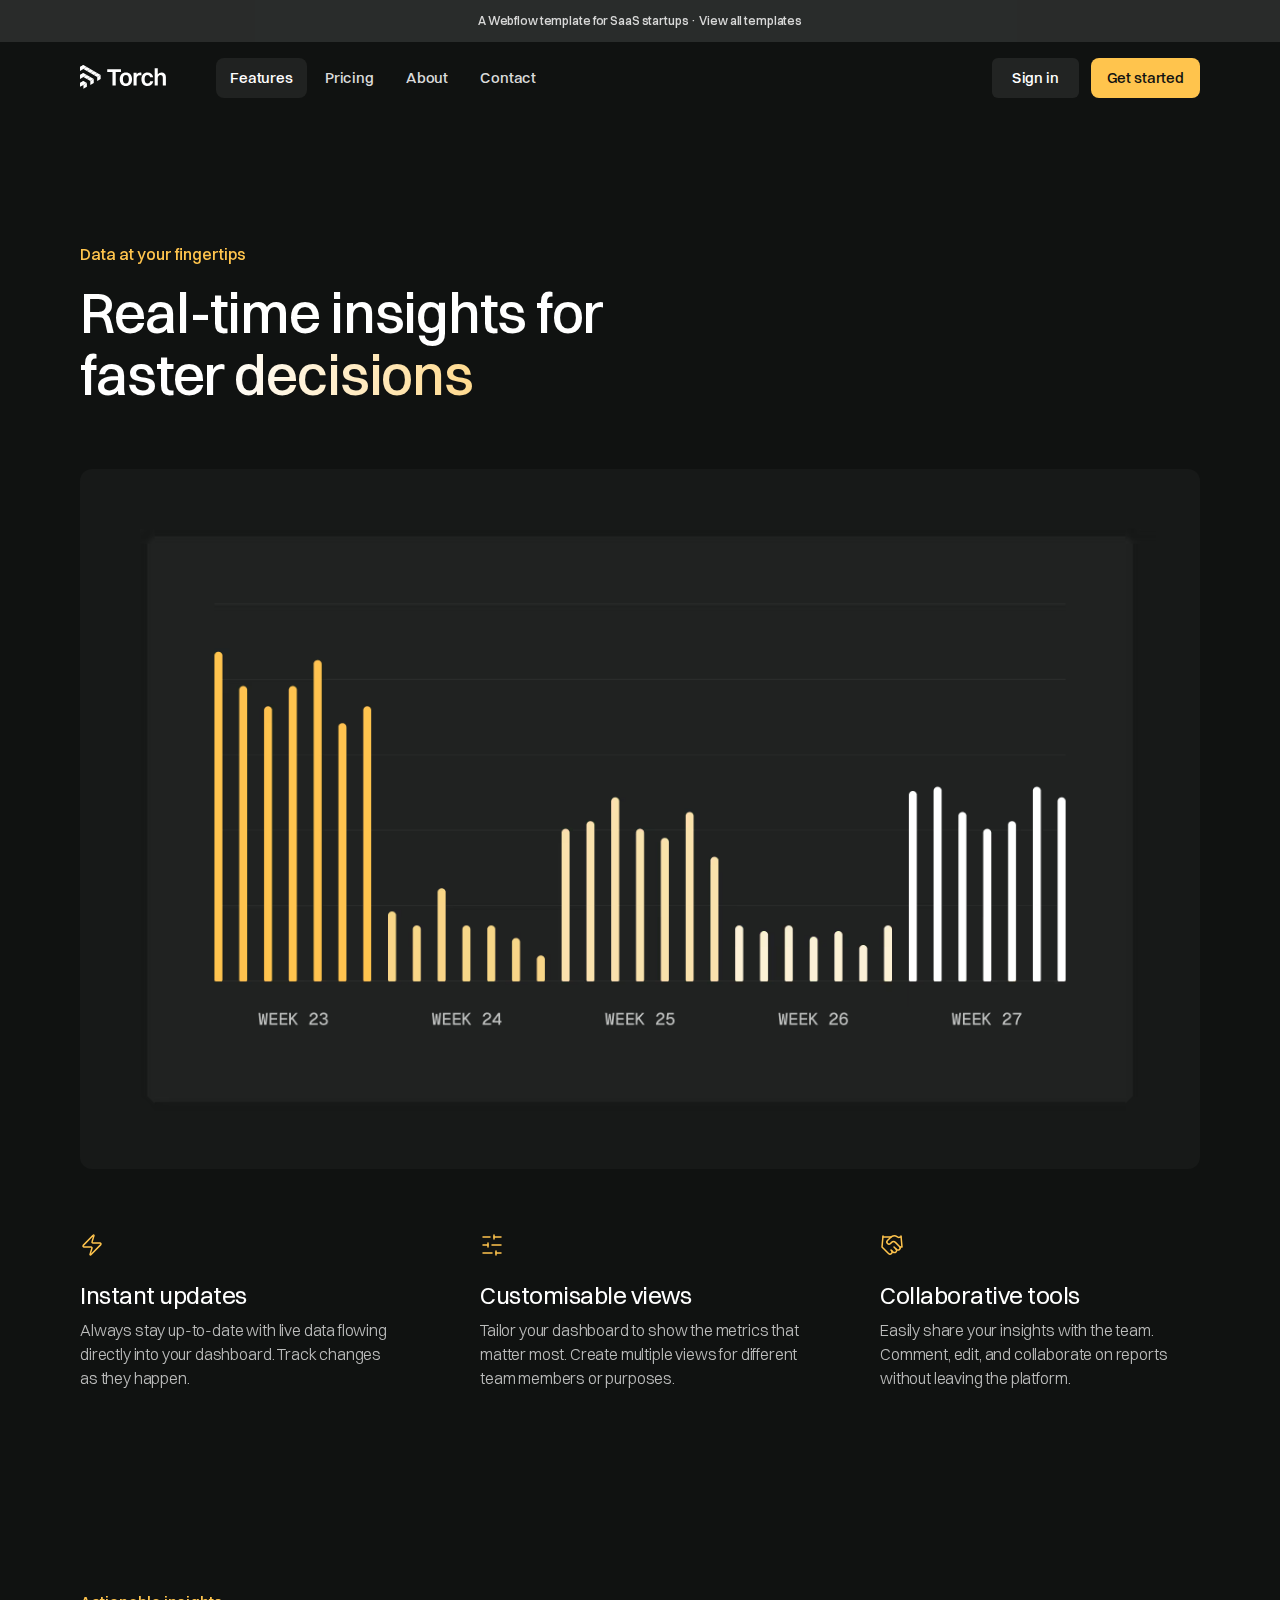
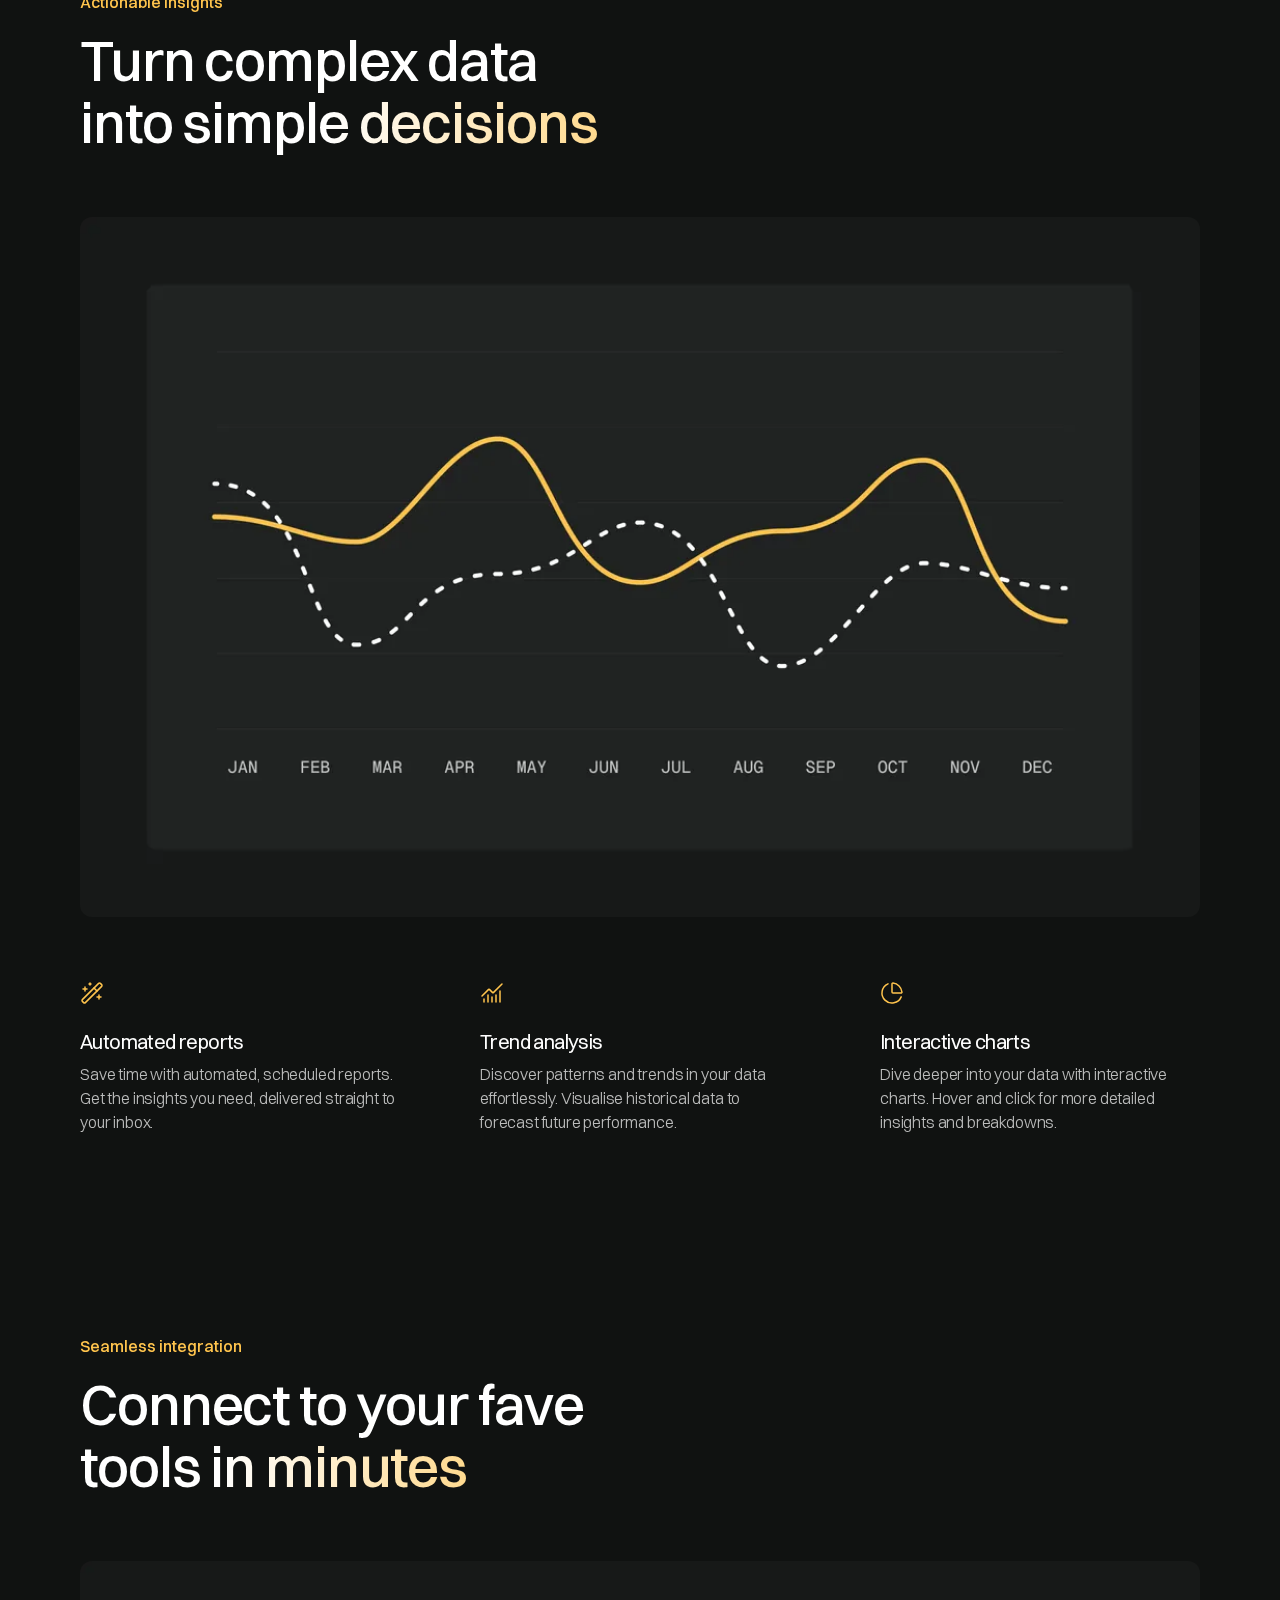
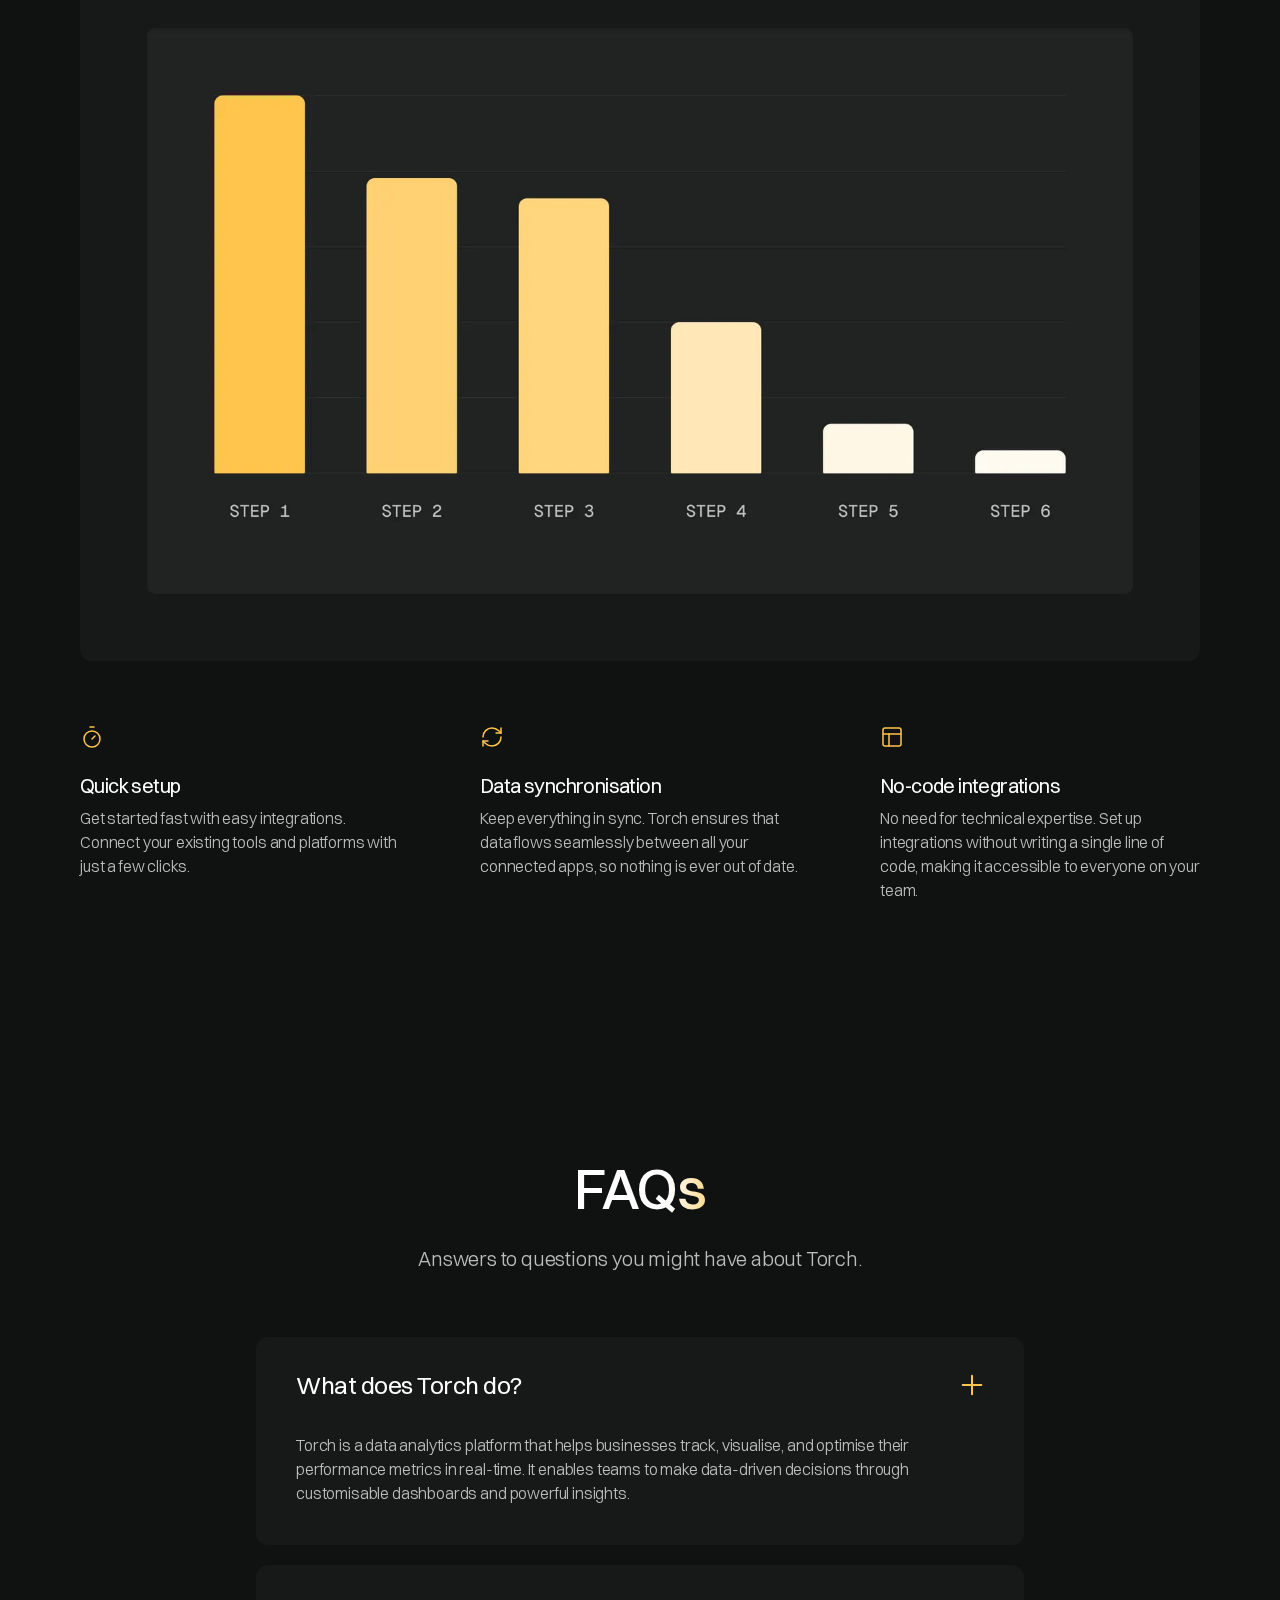
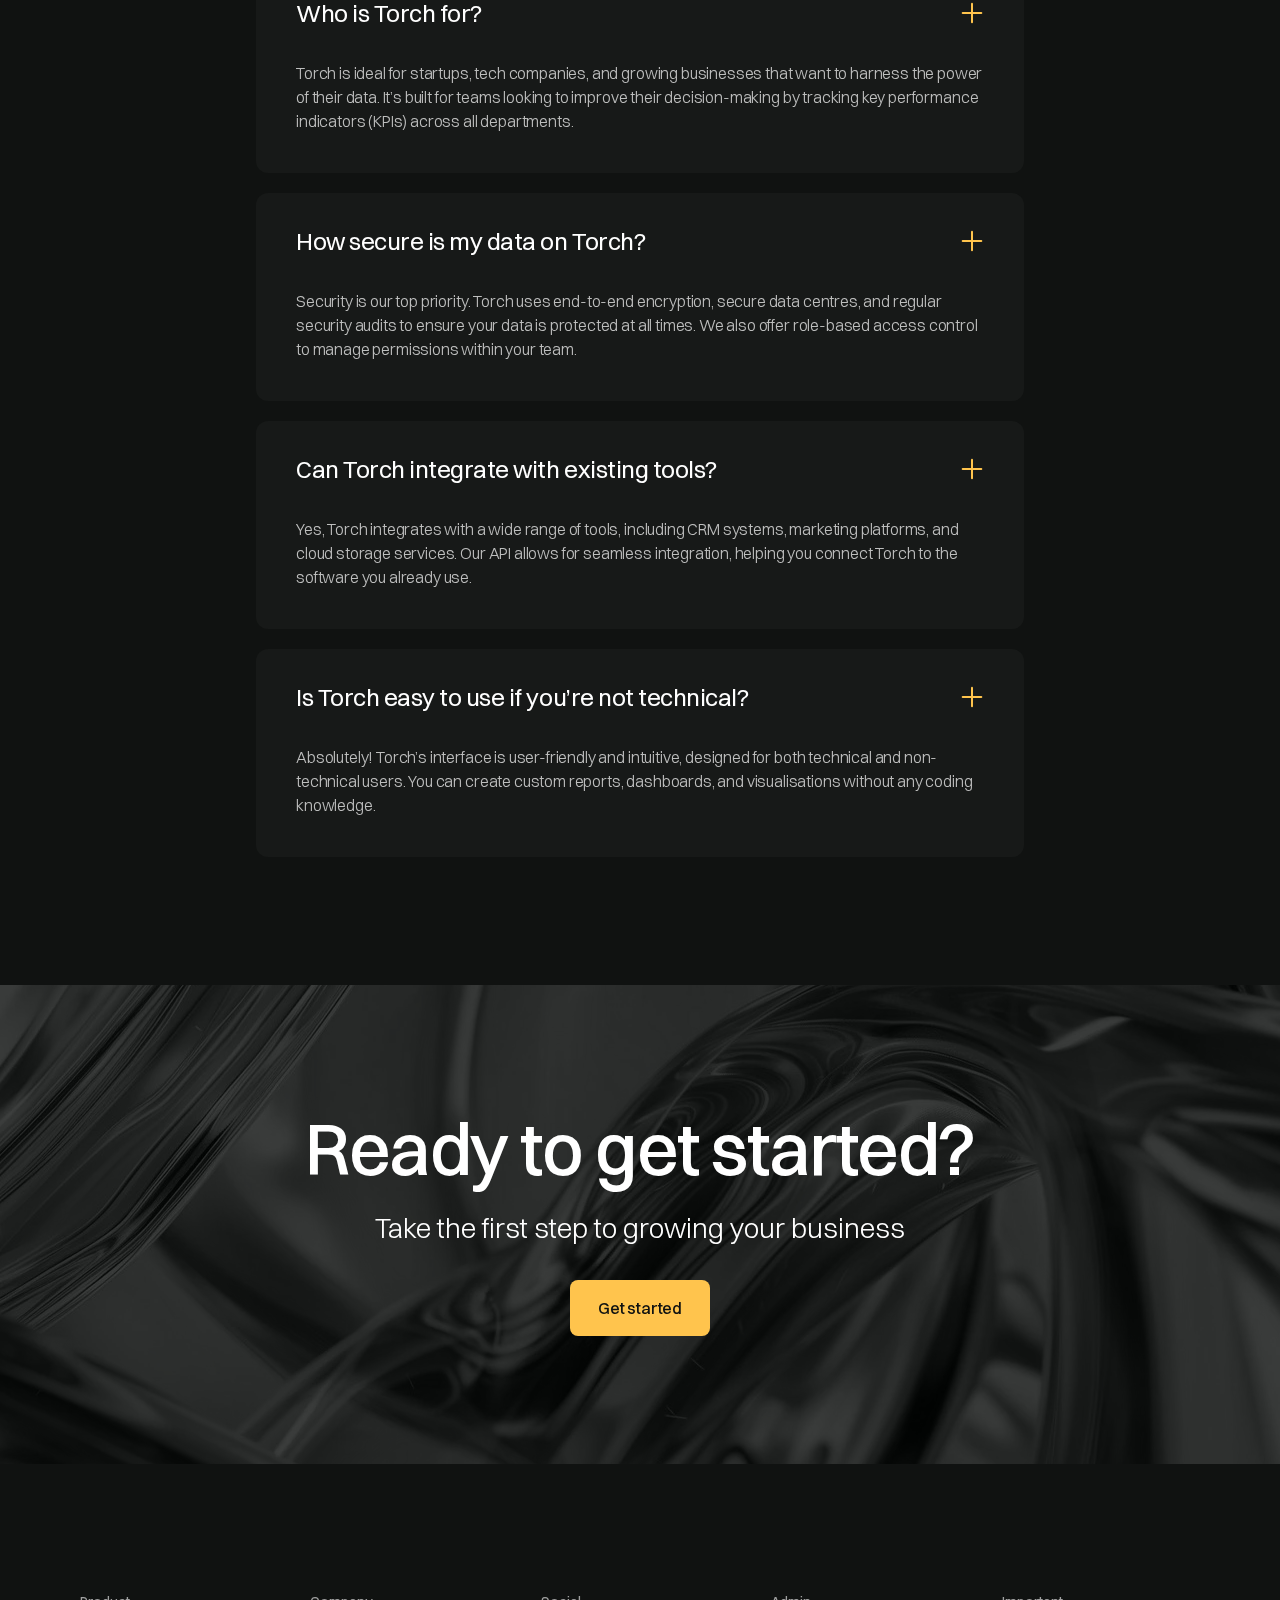
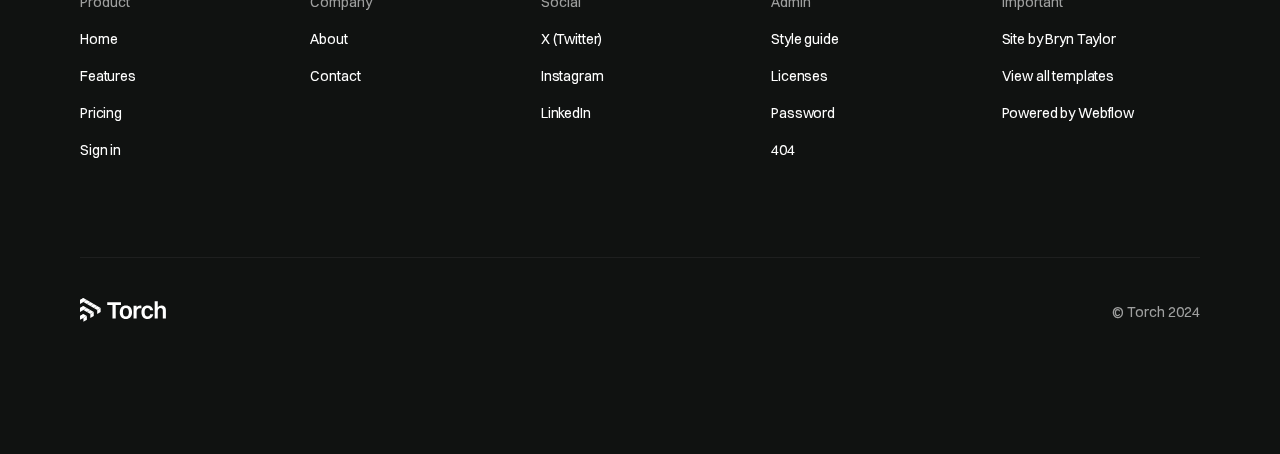
<file: features.html>
<!DOCTYPE html><!--  This site was created in Webflow. https://webflow.com  --><!--  Last Published: Thu Jun 26 2025 00:20:51 GMT+0000 (Coordinated Universal Time)  -->
<html data-wf-page="685c92505b7e152245fe825d" data-wf-site="685c92505b7e152245fe8266" lang="en">
<head>
  <meta charset="utf-8">
  <title>Torch · Features</title>
  <meta content="Torch is a high-quality template for SaaS tech startups. It has multiple pages, sections and components to suit your needs. Take your company&#x27;s online presence to the next level." name="description">
  <meta content="Torch · Features" property="og:title">
  <meta content="Torch is a high-quality template for SaaS tech startups. It has multiple pages, sections and components to suit your needs. Take your company&#x27;s online presence to the next level." property="og:description">
  <meta content="https://cdn.prod.website-files.com/66fad496e2674af9c6f8f4ef/6703e5e87c9ca1599100560c_torch-opengraph-image.png" property="og:image">
  <meta content="Torch · Features" property="twitter:title">
  <meta content="Torch is a high-quality template for SaaS tech startups. It has multiple pages, sections and components to suit your needs. Take your company&#x27;s online presence to the next level." property="twitter:description">
  <meta content="https://cdn.prod.website-files.com/66fad496e2674af9c6f8f4ef/6703e5e87c9ca1599100560c_torch-opengraph-image.png" property="twitter:image">
  <meta property="og:type" content="website">
  <meta content="summary_large_image" name="twitter:card">
  <meta content="width=device-width, initial-scale=1" name="viewport">
  <meta content="Webflow" name="generator">
  <link href="css/normalize.css" rel="stylesheet" type="text/css">
  <link href="css/webflow.css" rel="stylesheet" type="text/css">
  <link href="css/vs-code-activity-412548334f7a26fad44234.webflow.css" rel="stylesheet" type="text/css">
  <script type="text/javascript">!function(o,c){var n=c.documentElement,t=" w-mod-";n.className+=t+"js",("ontouchstart"in o||o.DocumentTouch&&c instanceof DocumentTouch)&&(n.className+=t+"touch")}(window,document);</script>
  <link href="images/favicon.png" rel="shortcut icon" type="image/x-icon">
  <link href="images/webclip.png" rel="apple-touch-icon">
</head>
<body>
  <a href="https://www.bryntaylor.co.uk/platform/webflow?ref=template" target="_blank" class="section banner w-inline-block">
    <div class="container-large">
      <div>A Webflow template for SaaS startups · View all templates</div>
    </div>
  </a>
  <div data-animation="default" class="nav w-nav" data-easing2="ease" fs-scrolldisable-element="smart-nav" data-easing="ease" data-collapse="medium" data-w-id="abad23f6-3206-d95e-518e-2548f4c46996" role="banner" data-duration="400">
    <div class="nav-container">
      <div class="logo-wrapper">
        <a href="index.html" class="logo w-nav-brand"><img src="images/torch-logo.svg" loading="lazy" width="Auto" height="24" alt="Logo"></a>
        <nav role="navigation" id="w-node-abad23f6-3206-d95e-518e-2548f4c4699b-f4c46996" class="nav-menu w-nav-menu">
          <a href="features.html" aria-current="page" class="nav-link w-nav-link w--current">Features</a>
          <a href="pricing.html" class="nav-link w-nav-link">Pricing</a>
          <a href="about.html" class="nav-link w-nav-link">About</a>
          <a href="contact.html" class="nav-link w-nav-link">Contact</a>
        </nav>
      </div>
      <div id="w-node-abad23f6-3206-d95e-518e-2548f4c469b0-f4c46996" class="actions-wrapper">
        <a href="sign-in.html" class="button-secondary small hide-mobile-portrait w-button">Sign in</a>
        <a href="#" class="button small hide-mobile-portrait w-button">Get started</a>
        <div class="nav-menu-button w-nav-button">
          <div class="menu-icon">
            <div class="menu-icon-line-top"></div>
            <div class="menu-icon-line-bottom"></div>
          </div>
        </div>
      </div>
    </div>
  </div>
  <section class="section">
    <div class="container-large">
      <div class="features-list">
        <div class="w-layout-grid feature-item">
          <div class="feature-content">
            <div class="text-color-accent text-weight-medium">Data at your fingertips</div>
            <div class="spacer-16"></div>
            <h2 class="heading large"><span class="text-gradient-overlay">Real-time insights for faster decisions</span></h2>
          </div>
          <div class="image-wrapper"><img src="images/torch-product-image-2_1torch-product-image-2.avif" loading="lazy" sizes="(max-width: 767px) 83vw, (max-width: 991px) 87vw, 84vw" srcset="images/torch-product-image-2_1torch-product-image-2.avif 500w, images/torch-product-image-2_1torch-product-image-2.avif 800w, images/torch-product-image-2_1torch-product-image-2.avif 2400w" alt="Product image" class="feature-image"></div>
          <div class="grid-3-column">
            <div class="benefit-item"><img src="images/zap.svg" loading="lazy" alt="Zap icon" class="icon-medium">
              <div class="spacer-24"></div>
              <h3 class="heading regular">Instant updates</h3>
              <div class="spacer-8"></div>
              <p class="paragraph">Always stay up-to-date with live data flowing directly into your dashboard. Track changes as they happen.</p>
            </div>
            <div class="benefit-item"><img src="images/sliders-horizontal.svg" loading="lazy" alt="Sliders icon" class="icon-medium">
              <div class="spacer-24"></div>
              <h3 class="heading regular">Customisable views</h3>
              <div class="spacer-8"></div>
              <p class="paragraph">Tailor your dashboard to show the metrics that matter most. Create multiple views for different team members or purposes.</p>
            </div>
            <div class="benefit-item"><img src="images/handshake.svg" loading="lazy" alt="Handshake icon" class="icon-medium">
              <div class="spacer-24"></div>
              <h3 class="heading regular">Collaborative tools</h3>
              <div class="spacer-8"></div>
              <p class="paragraph">Easily share your insights with the team. Comment, edit, and collaborate on reports without leaving the platform.</p>
            </div>
          </div>
        </div>
        <div class="w-layout-grid feature-item">
          <div class="feature-content">
            <div class="text-color-accent text-weight-medium">Actionable insights</div>
            <div class="spacer-16"></div>
            <h2 class="heading large"><span class="text-gradient-overlay">Turn complex data into simple decisions</span></h2>
          </div>
          <div class="image-wrapper"><img src="images/torch-product-image-3_1torch-product-image-3.avif" loading="lazy" sizes="(max-width: 767px) 83vw, (max-width: 991px) 87vw, 84vw" srcset="images/torch-product-image-3_1torch-product-image-3.avif 500w, images/torch-product-image-3_1torch-product-image-3.avif 800w, images/torch-product-image-3_1torch-product-image-3.avif 1080w, images/torch-product-image-3_1torch-product-image-3.avif 2400w" alt="Product image" class="feature-image"></div>
          <div class="grid-3-column">
            <div class="benefit-item"><img src="images/wand-sparkles.svg" loading="lazy" alt="Magic icon" class="icon-medium">
              <div class="spacer-24"></div>
              <h3 class="heading small">Automated reports</h3>
              <div class="spacer-8"></div>
              <p class="paragraph">Save time with automated, scheduled reports. Get the insights you need, delivered straight to your inbox.</p>
            </div>
            <div class="benefit-item"><img src="images/chart-no-axes-combined.svg" loading="lazy" alt="Chart icon" class="icon-medium">
              <div class="spacer-24"></div>
              <h3 class="heading small">Trend analysis</h3>
              <div class="spacer-8"></div>
              <p class="paragraph">Discover patterns and trends in your data effortlessly. Visualise historical data to forecast future performance.</p>
            </div>
            <div class="benefit-item"><img src="images/chart-pie.svg" loading="lazy" alt="Pie icon" class="icon-medium">
              <div class="spacer-24"></div>
              <h3 class="heading small">Interactive charts</h3>
              <div class="spacer-8"></div>
              <p class="paragraph">Dive deeper into your data with interactive charts. Hover and click for more detailed insights and breakdowns.</p>
            </div>
          </div>
        </div>
        <div class="w-layout-grid feature-item">
          <div class="feature-content">
            <div class="text-color-accent text-weight-medium">Seamless integration</div>
            <div class="spacer-16"></div>
            <h2 class="heading large"><span class="text-gradient-overlay">Connect to your fave tools in minutes</span></h2>
          </div>
          <div class="image-wrapper"><img src="images/torch-product-image-4_1torch-product-image-4.avif" loading="lazy" sizes="(max-width: 767px) 83vw, (max-width: 991px) 87vw, 84vw" srcset="images/torch-product-image-4_1torch-product-image-4.avif 500w, images/torch-product-image-4_1torch-product-image-4.avif 800w, images/torch-product-image-4_1torch-product-image-4.avif 2400w" alt="Product image" class="feature-image"></div>
          <div class="grid-3-column">
            <div class="benefit-item"><img src="images/timer.svg" loading="lazy" alt="Timer icon" class="icon-medium">
              <div class="spacer-24"></div>
              <h3 class="heading small">Quick setup</h3>
              <div class="spacer-8"></div>
              <p class="paragraph">Get started fast with easy integrations. Connect your existing tools and platforms with just a few clicks.</p>
            </div>
            <div class="benefit-item"><img src="images/refresh-cw.svg" loading="lazy" alt="Refresh icon" class="icon-medium">
              <div class="spacer-24"></div>
              <h3 class="heading small">Data synchronisation</h3>
              <div class="spacer-8"></div>
              <p class="paragraph">Keep everything in sync. Torch ensures that data flows seamlessly between all your connected apps, so nothing is ever out of date.</p>
            </div>
            <div class="benefit-item"><img src="images/panels-top-left.svg" loading="lazy" alt="Panel icon" class="icon-medium">
              <div class="spacer-24"></div>
              <h3 class="heading small">No-code integrations</h3>
              <div class="spacer-8"></div>
              <p class="paragraph">No need for technical expertise. Set up integrations without writing a single line of code, making it accessible to everyone on your team.</p>
            </div>
          </div>
        </div>
      </div>
    </div>
  </section>
  <section class="section">
    <div class="container-small">
      <div class="w-layout-grid faq-wrapper">
        <div class="faq-content">
          <h2><span class="text-gradient-overlay">FAQs</span></h2>
          <div class="spacer-24"></div>
          <p class="paragraph large">Answers to questions you might have about Torch.</p>
        </div>
        <div class="w-layout-grid faq-list">
          <div class="faq-accordion">
            <div data-w-id="ec766c24-12b7-b94d-ff49-9f5d83ef1eb9" class="faq-question">
              <h3 class="heading regular">What does Torch do?</h3><img src="images/plus.svg" loading="lazy" alt="Plus icon" class="faq-icon">
            </div>
            <div class="faq-answer">
              <p>Torch is a data analytics platform that helps businesses track, visualise, and optimise their performance metrics in real-time. It enables teams to make data-driven decisions through customisable dashboards and powerful insights.</p>
              <div class="spacer-40"></div>
            </div>
          </div>
          <div class="faq-accordion">
            <div data-w-id="54dd60b7-6fa8-ef93-355b-a321568ed0f3" class="faq-question">
              <h3 class="heading regular">Who is Torch for?</h3><img src="images/plus.svg" loading="lazy" alt="Plus icon" class="faq-icon">
            </div>
            <div class="faq-answer">
              <p>Torch is ideal for startups, tech companies, and growing businesses that want to harness the power of their data. It’s built for teams looking to improve their decision-making by tracking key performance indicators (KPIs) across all departments.</p>
              <div class="spacer-40"></div>
            </div>
          </div>
          <div class="faq-accordion">
            <div data-w-id="8ab634aa-24ca-0337-fd94-c3fe5e0a7e59" class="faq-question">
              <h3 class="heading regular">How secure is my data on Torch?</h3><img src="images/plus.svg" loading="lazy" alt="Plus icon" class="faq-icon">
            </div>
            <div class="faq-answer">
              <p>Security is our top priority. Torch uses end-to-end encryption, secure data centres, and regular security audits to ensure your data is protected at all times. We also offer role-based access control to manage permissions within your team.</p>
              <div class="spacer-40"></div>
            </div>
          </div>
          <div class="faq-accordion">
            <div data-w-id="c4ba0a19-3c90-69c7-36b8-7f895b683a5d" class="faq-question">
              <h3 class="heading regular">Can Torch integrate with existing tools?</h3><img src="images/plus.svg" loading="lazy" alt="Plus icon" class="faq-icon">
            </div>
            <div class="faq-answer">
              <p>Yes, Torch integrates with a wide range of tools, including CRM systems, marketing platforms, and cloud storage services. Our API allows for seamless integration, helping you connect Torch to the software you already use.</p>
              <div class="spacer-40"></div>
            </div>
          </div>
          <div class="faq-accordion">
            <div data-w-id="ee4ae58f-1cc5-15cd-2792-90620b0aa16a" class="faq-question">
              <h3 class="heading regular">Is Torch easy to use if you’re not technical?</h3><img src="images/plus.svg" loading="lazy" alt="Plus icon" class="faq-icon">
            </div>
            <div class="faq-answer">
              <p>Absolutely! Torch’s interface is user-friendly and intuitive, designed for both technical and non-technical users. You can create custom reports, dashboards, and visualisations without any coding knowledge.</p>
              <div class="spacer-40"></div>
            </div>
          </div>
        </div>
      </div>
    </div>
  </section>
  <section class="section is-relative">
    <div class="cta-card-content">
      <div class="text-box">
        <div>
          <h2 class="heading extra-large">Ready to get started?</h2>
        </div>
        <div class="spacer-16"></div>
        <div class="paragraph extra-large">Take the first step to growing your business</div>
      </div>
      <div class="spacer-32"></div>
      <a href="#" class="button w-button">Get started</a>
    </div>
    <div class="gradient-image"></div>
  </section>
  <section class="section">
    <div class="container-large">
      <div class="footer-grid">
        <div class="footer-column">
          <div class="text-color-muted">Product</div>
          <a href="index.html" class="footer-link">Home</a>
          <a href="features.html" aria-current="page" class="footer-link w--current">Features</a>
          <a href="pricing.html" class="footer-link">Pricing</a>
          <a href="sign-in.html" class="footer-link">Sign in</a>
        </div>
        <div class="footer-column">
          <div class="text-color-muted">Company</div>
          <a href="about.html" class="footer-link">About</a>
          <a href="contact.html" class="footer-link">Contact</a>
        </div>
        <div class="footer-column">
          <div class="text-color-muted">Social</div>
          <a href="https://x.com/" target="_blank" class="footer-link">X (Twitter)</a>
          <a href="https://www.instagram.com/" target="_blank" class="footer-link">Instagram</a>
          <a href="https://www.linkedin.com/" target="_blank" class="footer-link">LinkedIn</a>
        </div>
        <div class="footer-column">
          <div class="text-color-muted">Admin</div>
          <a href="admin/styleguide.html" class="footer-link">Style guide</a>
          <a href="admin/licenses.html" class="footer-link">Licenses</a>
          <a href="401.html" class="footer-link">Password</a>
          <a href="404.html" class="footer-link">404</a>
        </div>
        <div class="footer-column">
          <div class="text-color-muted">Important</div>
          <a href="https://www.bryntaylor.co.uk/?ref=template" target="_blank" class="footer-link">Site by Bryn Taylor</a>
          <a href="https://www.bryntaylor.co.uk/platform/webflow?ref=template" target="_blank" class="footer-link">View all templates</a>
          <a href="https://webflow.com/" target="_blank" class="footer-link">Powered by Webflow</a>
        </div>
      </div>
      <div class="spacer-96"></div>
      <div class="divider-line"></div>
      <div class="spacer-40"></div>
      <div class="footer-bottom">
        <a href="index.html" class="logo w-nav-brand"><img src="images/torch-logo.svg" loading="lazy" width="Auto" height="24" alt="Logo"></a>
        <div class="footer-link text-color-muted">© Torch 2024</div>
      </div>
    </div>
  </section>
  <script src="https://d3e54v103j8qbb.cloudfront.net/js/jquery-3.5.1.min.dc5e7f18c8.js?site=685c92505b7e152245fe8266" type="text/javascript" integrity="sha256-9/aliU8dGd2tb6OSsuzixeV4y/faTqgFtohetphbbj0=" crossorigin="anonymous"></script>
  <script src="js/webflow.js" type="text/javascript"></script>
</body>
</html>
</file>
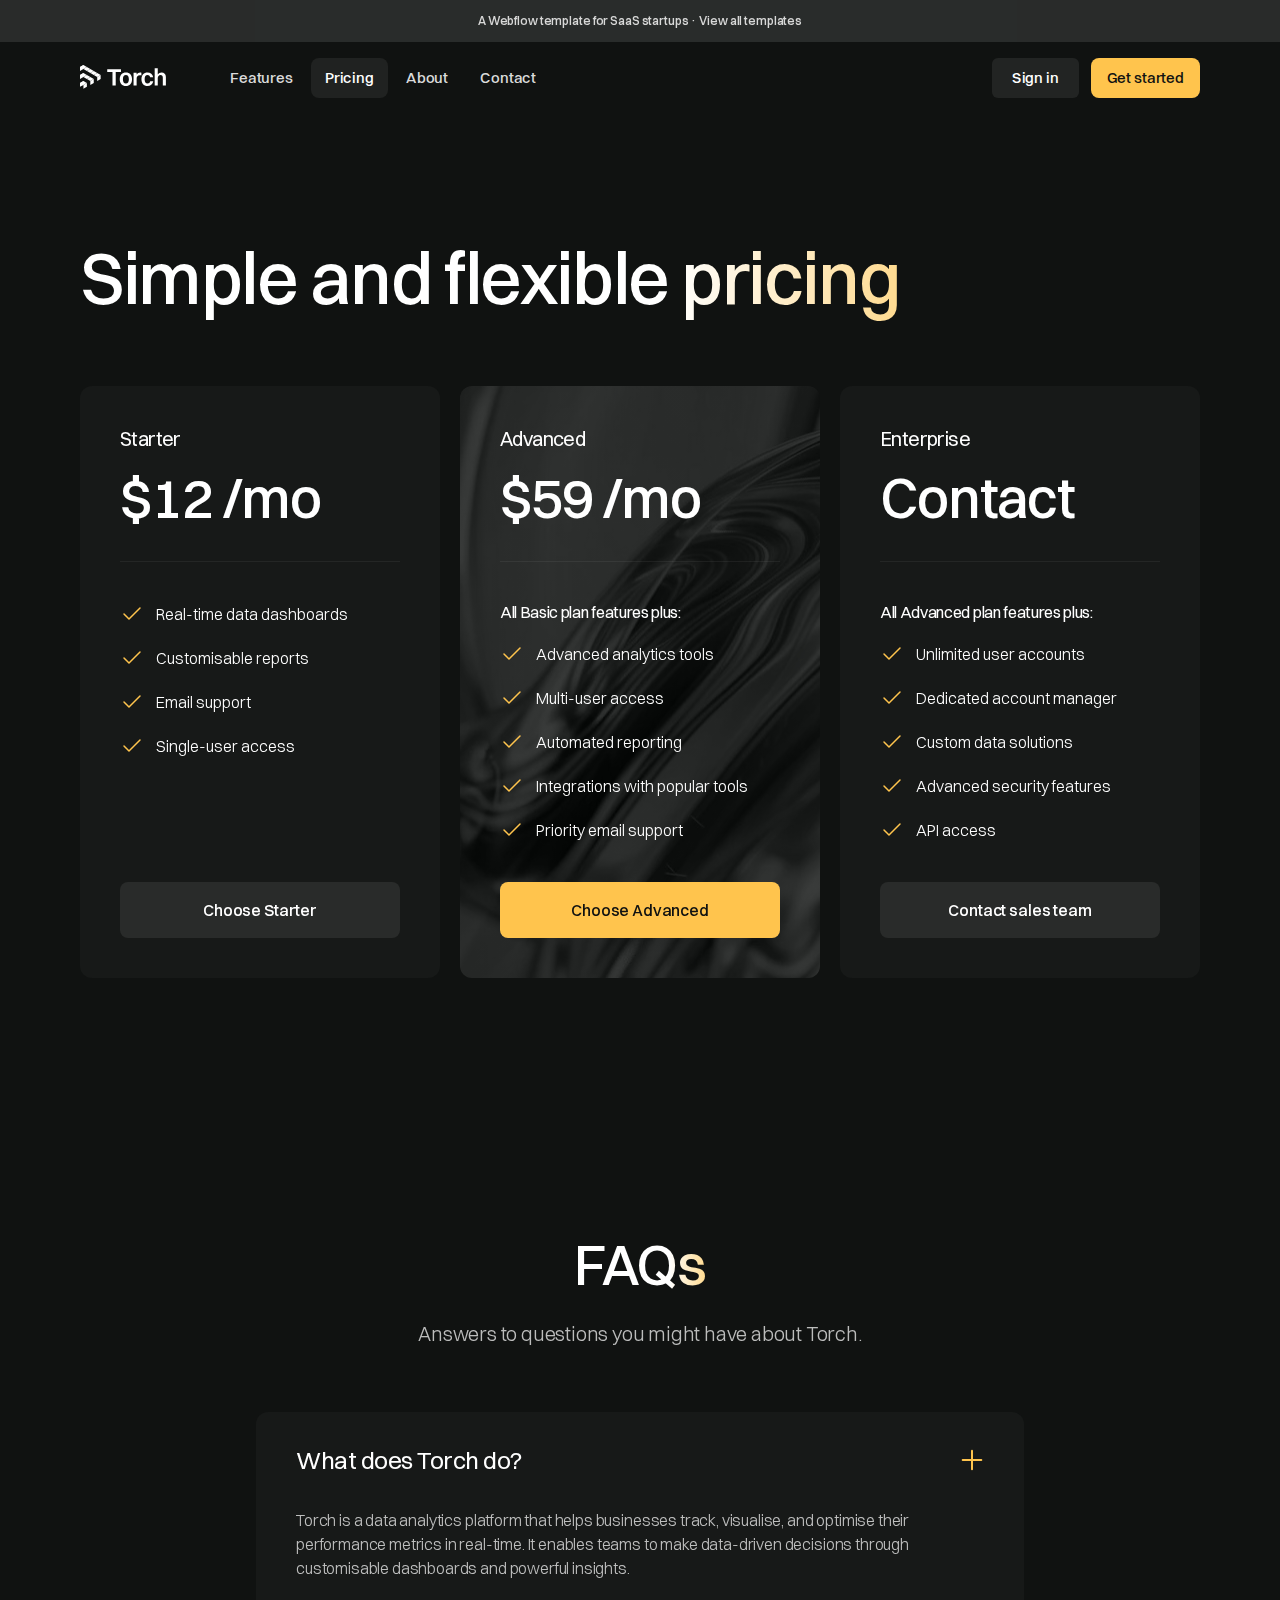
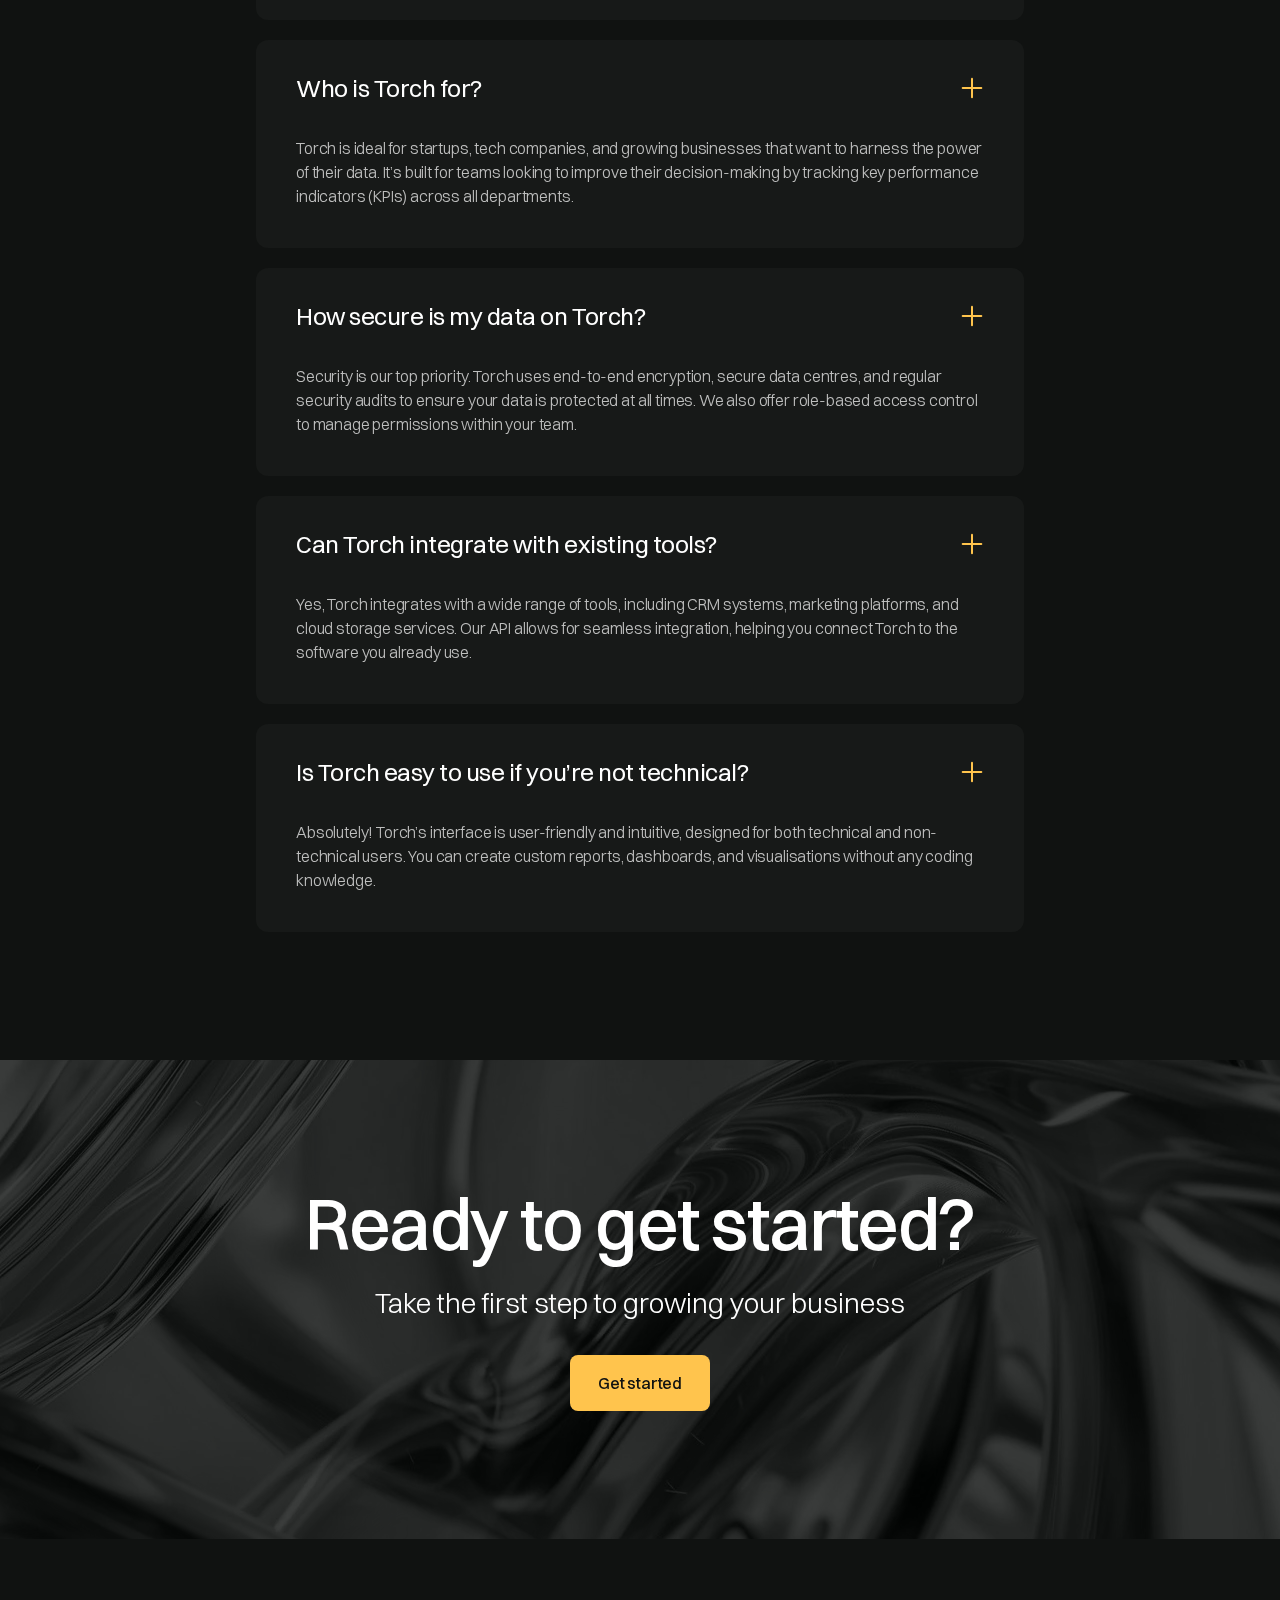
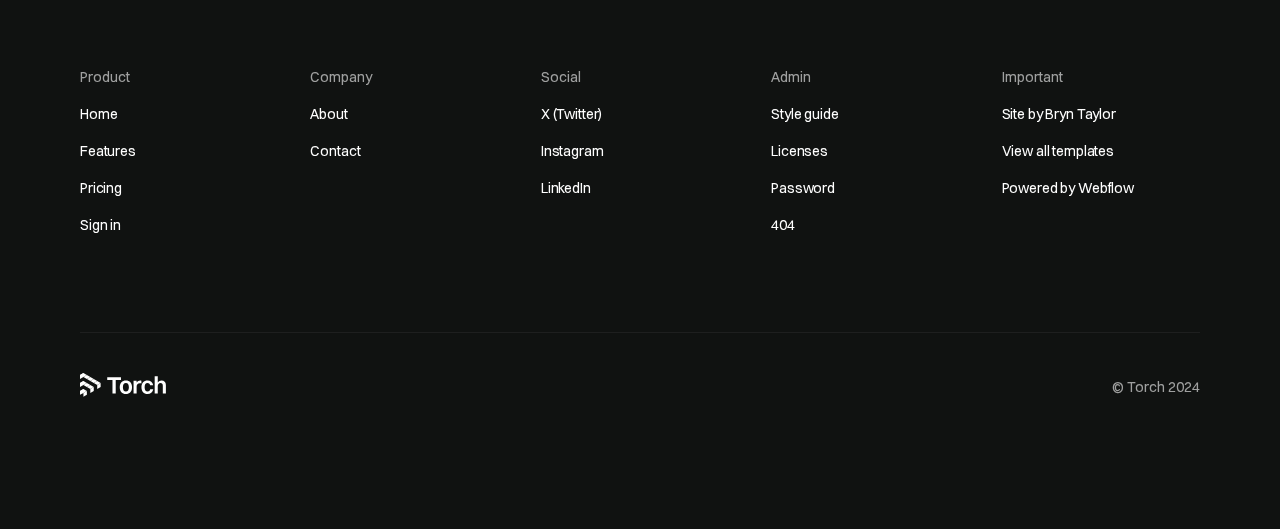
<file: pricing.html>
<!DOCTYPE html><!--  This site was created in Webflow. https://webflow.com  --><!--  Last Published: Thu Jun 26 2025 00:20:51 GMT+0000 (Coordinated Universal Time)  -->
<html data-wf-page="685c92505b7e152245fe825c" data-wf-site="685c92505b7e152245fe8266" lang="en">
<head>
  <meta charset="utf-8">
  <title>Torch · Pricing</title>
  <meta content="Torch is a high-quality template for SaaS tech startups. It has multiple pages, sections and components to suit your needs. Take your company&#x27;s online presence to the next level." name="description">
  <meta content="Torch · Pricing" property="og:title">
  <meta content="Torch is a high-quality template for SaaS tech startups. It has multiple pages, sections and components to suit your needs. Take your company&#x27;s online presence to the next level." property="og:description">
  <meta content="https://cdn.prod.website-files.com/66fad496e2674af9c6f8f4ef/6703e5e87c9ca1599100560c_torch-opengraph-image.png" property="og:image">
  <meta content="Torch · Pricing" property="twitter:title">
  <meta content="Torch is a high-quality template for SaaS tech startups. It has multiple pages, sections and components to suit your needs. Take your company&#x27;s online presence to the next level." property="twitter:description">
  <meta content="https://cdn.prod.website-files.com/66fad496e2674af9c6f8f4ef/6703e5e87c9ca1599100560c_torch-opengraph-image.png" property="twitter:image">
  <meta property="og:type" content="website">
  <meta content="summary_large_image" name="twitter:card">
  <meta content="width=device-width, initial-scale=1" name="viewport">
  <meta content="Webflow" name="generator">
  <link href="css/normalize.css" rel="stylesheet" type="text/css">
  <link href="css/webflow.css" rel="stylesheet" type="text/css">
  <link href="css/vs-code-activity-412548334f7a26fad44234.webflow.css" rel="stylesheet" type="text/css">
  <script type="text/javascript">!function(o,c){var n=c.documentElement,t=" w-mod-";n.className+=t+"js",("ontouchstart"in o||o.DocumentTouch&&c instanceof DocumentTouch)&&(n.className+=t+"touch")}(window,document);</script>
  <link href="images/favicon.png" rel="shortcut icon" type="image/x-icon">
  <link href="images/webclip.png" rel="apple-touch-icon">
</head>
<body>
  <a href="https://www.bryntaylor.co.uk/platform/webflow?ref=template" target="_blank" class="section banner w-inline-block">
    <div class="container-large">
      <div>A Webflow template for SaaS startups · View all templates</div>
    </div>
  </a>
  <div data-animation="default" class="nav w-nav" data-easing2="ease" fs-scrolldisable-element="smart-nav" data-easing="ease" data-collapse="medium" data-w-id="abad23f6-3206-d95e-518e-2548f4c46996" role="banner" data-duration="400">
    <div class="nav-container">
      <div class="logo-wrapper">
        <a href="index.html" class="logo w-nav-brand"><img src="images/torch-logo.svg" loading="lazy" width="Auto" height="24" alt="Logo"></a>
        <nav role="navigation" id="w-node-abad23f6-3206-d95e-518e-2548f4c4699b-f4c46996" class="nav-menu w-nav-menu">
          <a href="features.html" class="nav-link w-nav-link">Features</a>
          <a href="pricing.html" aria-current="page" class="nav-link w-nav-link w--current">Pricing</a>
          <a href="about.html" class="nav-link w-nav-link">About</a>
          <a href="contact.html" class="nav-link w-nav-link">Contact</a>
        </nav>
      </div>
      <div id="w-node-abad23f6-3206-d95e-518e-2548f4c469b0-f4c46996" class="actions-wrapper">
        <a href="sign-in.html" class="button-secondary small hide-mobile-portrait w-button">Sign in</a>
        <a href="#" class="button small hide-mobile-portrait w-button">Get started</a>
        <div class="nav-menu-button w-nav-button">
          <div class="menu-icon">
            <div class="menu-icon-line-top"></div>
            <div class="menu-icon-line-bottom"></div>
          </div>
        </div>
      </div>
    </div>
  </div>
  <section class="section">
    <div class="container-large">
      <h1 data-w-id="05c97b58-b1ac-eabe-afbc-3861dce3b03f" class="heading extra-large"><span class="text-gradient-overlay">Simple and flexible pricing</span></h1>
      <div class="spacer-64"></div>
      <div class="w-layout-grid pricing-list">
        <div class="pricing-card">
          <div class="pricing-card-top">
            <div class="heading small">Starter</div>
            <div class="spacer-16"></div>
            <div class="heading large">$12 /mo</div>
            <div class="spacer-32"></div>
            <div class="divider-line"></div>
            <div class="spacer-40"></div>
            <div class="pricing-features-list">
              <div class="pricing-feature"><img src="images/check.svg" loading="lazy" alt="Check icon" class="icon-24">
                <div>Real-time data dashboards</div>
              </div>
              <div class="pricing-feature"><img src="images/check.svg" loading="lazy" alt="Check icon" class="icon-24">
                <div>Customisable reports</div>
              </div>
              <div class="pricing-feature"><img src="images/check.svg" loading="lazy" alt="Check icon" class="icon-24">
                <div>Email support</div>
              </div>
              <div class="pricing-feature"><img src="images/check.svg" loading="lazy" alt="Check icon" class="icon-24">
                <div>Single-user access</div>
              </div>
            </div>
          </div>
          <a href="#" class="button-secondary full-width w-button">Choose Starter</a>
        </div>
        <div class="card-item featured">
          <div class="gradient-image"></div>
          <div class="pricing-card-content">
            <div class="pricing-card-top">
              <div>
                <div class="heading small">Advanced</div>
              </div>
              <div class="spacer-16"></div>
              <div class="heading large">$59 /mo</div>
              <div class="spacer-32"></div>
              <div class="divider-line"></div>
              <div class="spacer-40"></div>
              <div class="pricing-features-list">
                <div class="pricing-feature">
                  <div class="heading extra-small">All Basic plan features plus:</div>
                </div>
                <div class="pricing-feature"><img src="images/check.svg" loading="lazy" alt="Check icon" class="icon-24">
                  <div>Advanced analytics tools</div>
                </div>
                <div class="pricing-feature"><img src="images/check.svg" loading="lazy" alt="Check icon" class="icon-24">
                  <div>Multi-user access</div>
                </div>
                <div class="pricing-feature"><img src="images/check.svg" loading="lazy" alt="Check icon" class="icon-24">
                  <div>Automated reporting</div>
                </div>
                <div class="pricing-feature"><img src="images/check.svg" loading="lazy" alt="Check icon" class="icon-24">
                  <div>Integrations with popular tools</div>
                </div>
                <div class="pricing-feature"><img src="images/check.svg" loading="lazy" alt="Check icon" class="icon-24">
                  <div>Priority email support</div>
                </div>
              </div>
            </div>
            <a href="#" class="button full-width w-button">Choose Advanced</a>
          </div>
        </div>
        <div class="card-item">
          <div class="heading small">Enterprise</div>
          <div class="spacer-16"></div>
          <div class="heading large">Contact</div>
          <div class="spacer-32"></div>
          <div class="divider-line"></div>
          <div class="spacer-40"></div>
          <div class="pricing-features-list">
            <div class="heading extra-small">All Advanced plan features plus:</div>
            <div class="pricing-feature"><img src="images/check.svg" loading="lazy" alt="Check icon" class="icon-24">
              <div>Unlimited user accounts</div>
            </div>
            <div class="pricing-feature"><img src="images/check.svg" loading="lazy" alt="Check icon" class="icon-24">
              <div>Dedicated account manager</div>
            </div>
            <div class="pricing-feature"><img src="images/check.svg" loading="lazy" alt="Check icon" class="icon-24">
              <div>Custom data solutions</div>
            </div>
            <div class="pricing-feature"><img src="images/check.svg" loading="lazy" alt="Check icon" class="icon-24">
              <div>Advanced security features</div>
            </div>
            <div class="pricing-feature"><img src="images/check.svg" loading="lazy" alt="Check icon" class="icon-24">
              <div>API access</div>
            </div>
          </div>
          <a href="contact.html" class="button-secondary full-width w-button">Contact sales team</a>
        </div>
      </div>
    </div>
  </section>
  <section class="section">
    <div class="container-small">
      <div class="w-layout-grid faq-wrapper">
        <div class="faq-content">
          <h2><span class="text-gradient-overlay">FAQs</span></h2>
          <div class="spacer-24"></div>
          <p class="paragraph large">Answers to questions you might have about Torch.</p>
        </div>
        <div class="w-layout-grid faq-list">
          <div class="faq-accordion">
            <div data-w-id="ec766c24-12b7-b94d-ff49-9f5d83ef1eb9" class="faq-question">
              <h3 class="heading regular">What does Torch do?</h3><img src="images/plus.svg" loading="lazy" alt="Plus icon" class="faq-icon">
            </div>
            <div class="faq-answer">
              <p>Torch is a data analytics platform that helps businesses track, visualise, and optimise their performance metrics in real-time. It enables teams to make data-driven decisions through customisable dashboards and powerful insights.</p>
              <div class="spacer-40"></div>
            </div>
          </div>
          <div class="faq-accordion">
            <div data-w-id="54dd60b7-6fa8-ef93-355b-a321568ed0f3" class="faq-question">
              <h3 class="heading regular">Who is Torch for?</h3><img src="images/plus.svg" loading="lazy" alt="Plus icon" class="faq-icon">
            </div>
            <div class="faq-answer">
              <p>Torch is ideal for startups, tech companies, and growing businesses that want to harness the power of their data. It’s built for teams looking to improve their decision-making by tracking key performance indicators (KPIs) across all departments.</p>
              <div class="spacer-40"></div>
            </div>
          </div>
          <div class="faq-accordion">
            <div data-w-id="8ab634aa-24ca-0337-fd94-c3fe5e0a7e59" class="faq-question">
              <h3 class="heading regular">How secure is my data on Torch?</h3><img src="images/plus.svg" loading="lazy" alt="Plus icon" class="faq-icon">
            </div>
            <div class="faq-answer">
              <p>Security is our top priority. Torch uses end-to-end encryption, secure data centres, and regular security audits to ensure your data is protected at all times. We also offer role-based access control to manage permissions within your team.</p>
              <div class="spacer-40"></div>
            </div>
          </div>
          <div class="faq-accordion">
            <div data-w-id="c4ba0a19-3c90-69c7-36b8-7f895b683a5d" class="faq-question">
              <h3 class="heading regular">Can Torch integrate with existing tools?</h3><img src="images/plus.svg" loading="lazy" alt="Plus icon" class="faq-icon">
            </div>
            <div class="faq-answer">
              <p>Yes, Torch integrates with a wide range of tools, including CRM systems, marketing platforms, and cloud storage services. Our API allows for seamless integration, helping you connect Torch to the software you already use.</p>
              <div class="spacer-40"></div>
            </div>
          </div>
          <div class="faq-accordion">
            <div data-w-id="ee4ae58f-1cc5-15cd-2792-90620b0aa16a" class="faq-question">
              <h3 class="heading regular">Is Torch easy to use if you’re not technical?</h3><img src="images/plus.svg" loading="lazy" alt="Plus icon" class="faq-icon">
            </div>
            <div class="faq-answer">
              <p>Absolutely! Torch’s interface is user-friendly and intuitive, designed for both technical and non-technical users. You can create custom reports, dashboards, and visualisations without any coding knowledge.</p>
              <div class="spacer-40"></div>
            </div>
          </div>
        </div>
      </div>
    </div>
  </section>
  <section class="section is-relative">
    <div class="cta-card-content">
      <div class="text-box">
        <div>
          <h2 class="heading extra-large">Ready to get started?</h2>
        </div>
        <div class="spacer-16"></div>
        <div class="paragraph extra-large">Take the first step to growing your business</div>
      </div>
      <div class="spacer-32"></div>
      <a href="#" class="button w-button">Get started</a>
    </div>
    <div class="gradient-image"></div>
  </section>
  <section class="section">
    <div class="container-large">
      <div class="footer-grid">
        <div class="footer-column">
          <div class="text-color-muted">Product</div>
          <a href="index.html" class="footer-link">Home</a>
          <a href="features.html" class="footer-link">Features</a>
          <a href="pricing.html" aria-current="page" class="footer-link w--current">Pricing</a>
          <a href="sign-in.html" class="footer-link">Sign in</a>
        </div>
        <div class="footer-column">
          <div class="text-color-muted">Company</div>
          <a href="about.html" class="footer-link">About</a>
          <a href="contact.html" class="footer-link">Contact</a>
        </div>
        <div class="footer-column">
          <div class="text-color-muted">Social</div>
          <a href="https://x.com/" target="_blank" class="footer-link">X (Twitter)</a>
          <a href="https://www.instagram.com/" target="_blank" class="footer-link">Instagram</a>
          <a href="https://www.linkedin.com/" target="_blank" class="footer-link">LinkedIn</a>
        </div>
        <div class="footer-column">
          <div class="text-color-muted">Admin</div>
          <a href="admin/styleguide.html" class="footer-link">Style guide</a>
          <a href="admin/licenses.html" class="footer-link">Licenses</a>
          <a href="401.html" class="footer-link">Password</a>
          <a href="404.html" class="footer-link">404</a>
        </div>
        <div class="footer-column">
          <div class="text-color-muted">Important</div>
          <a href="https://www.bryntaylor.co.uk/?ref=template" target="_blank" class="footer-link">Site by Bryn Taylor</a>
          <a href="https://www.bryntaylor.co.uk/platform/webflow?ref=template" target="_blank" class="footer-link">View all templates</a>
          <a href="https://webflow.com/" target="_blank" class="footer-link">Powered by Webflow</a>
        </div>
      </div>
      <div class="spacer-96"></div>
      <div class="divider-line"></div>
      <div class="spacer-40"></div>
      <div class="footer-bottom">
        <a href="index.html" class="logo w-nav-brand"><img src="images/torch-logo.svg" loading="lazy" width="Auto" height="24" alt="Logo"></a>
        <div class="footer-link text-color-muted">© Torch 2024</div>
      </div>
    </div>
  </section>
  <script src="https://d3e54v103j8qbb.cloudfront.net/js/jquery-3.5.1.min.dc5e7f18c8.js?site=685c92505b7e152245fe8266" type="text/javascript" integrity="sha256-9/aliU8dGd2tb6OSsuzixeV4y/faTqgFtohetphbbj0=" crossorigin="anonymous"></script>
  <script src="js/webflow.js" type="text/javascript"></script>
</body>
</html>
</file>
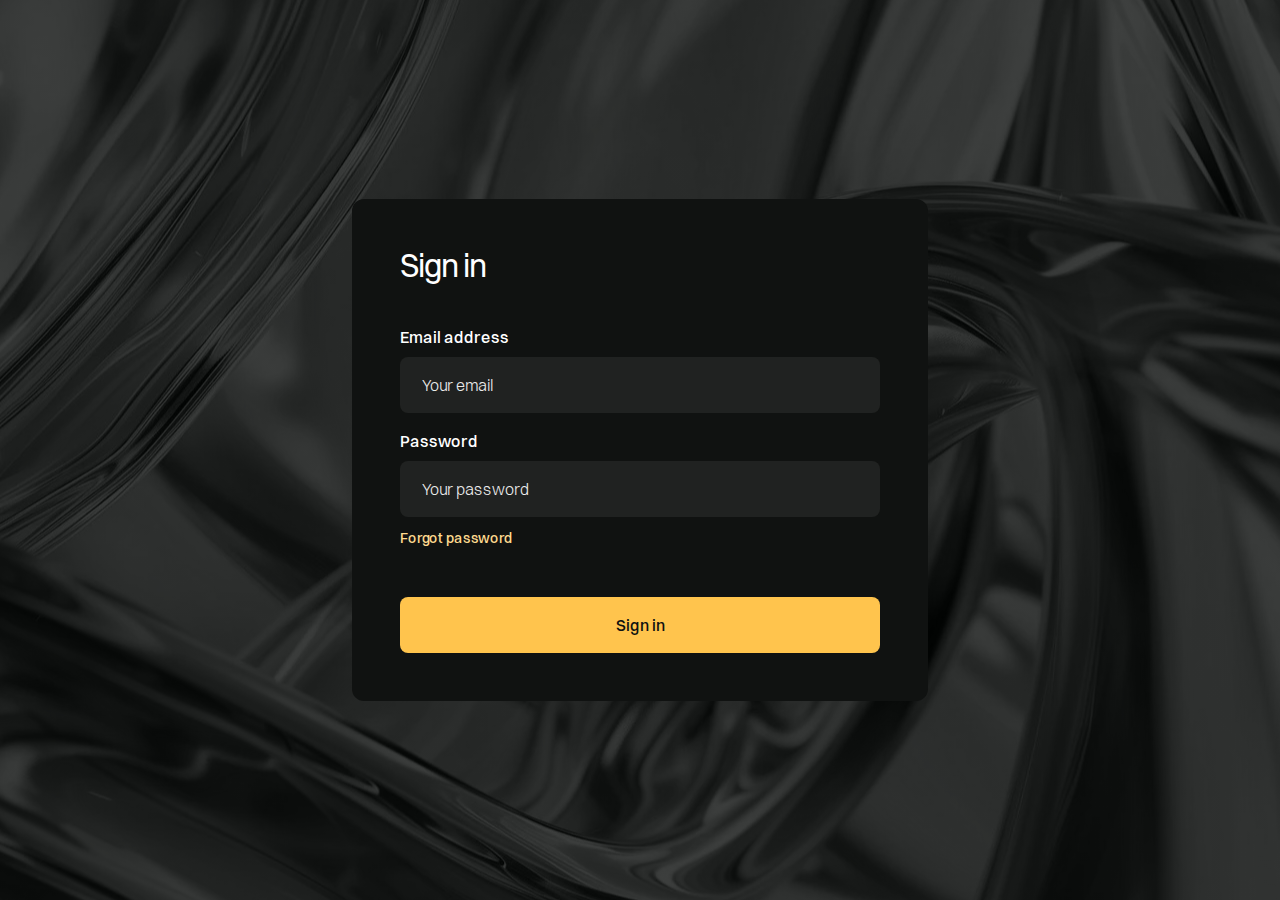
<file: sign-in.html>
<!DOCTYPE html><!--  This site was created in Webflow. https://webflow.com  --><!--  Last Published: Thu Jun 26 2025 00:20:51 GMT+0000 (Coordinated Universal Time)  -->
<html data-wf-page="685c92505b7e152245fe8260" data-wf-site="685c92505b7e152245fe8266" lang="en">
<head>
  <meta charset="utf-8">
  <title>Torch · Sign in</title>
  <meta content="Torch is a high-quality template for SaaS tech startups. It has multiple pages, sections and components to suit your needs. Take your company&#x27;s online presence to the next level." name="description">
  <meta content="Torch · Sign in" property="og:title">
  <meta content="Torch is a high-quality template for SaaS tech startups. It has multiple pages, sections and components to suit your needs. Take your company&#x27;s online presence to the next level." property="og:description">
  <meta content="https://cdn.prod.website-files.com/66fad496e2674af9c6f8f4ef/6703e5e87c9ca1599100560c_torch-opengraph-image.png" property="og:image">
  <meta content="Torch · Sign in" property="twitter:title">
  <meta content="Torch is a high-quality template for SaaS tech startups. It has multiple pages, sections and components to suit your needs. Take your company&#x27;s online presence to the next level." property="twitter:description">
  <meta content="https://cdn.prod.website-files.com/66fad496e2674af9c6f8f4ef/6703e5e87c9ca1599100560c_torch-opengraph-image.png" property="twitter:image">
  <meta property="og:type" content="website">
  <meta content="summary_large_image" name="twitter:card">
  <meta content="width=device-width, initial-scale=1" name="viewport">
  <meta content="Webflow" name="generator">
  <link href="css/normalize.css" rel="stylesheet" type="text/css">
  <link href="css/webflow.css" rel="stylesheet" type="text/css">
  <link href="css/vs-code-activity-412548334f7a26fad44234.webflow.css" rel="stylesheet" type="text/css">
  <script type="text/javascript">!function(o,c){var n=c.documentElement,t=" w-mod-";n.className+=t+"js",("ontouchstart"in o||o.DocumentTouch&&c instanceof DocumentTouch)&&(n.className+=t+"touch")}(window,document);</script>
  <link href="images/favicon.png" rel="shortcut icon" type="image/x-icon">
  <link href="images/webclip.png" rel="apple-touch-icon">
</head>
<body>
  <section class="section login">
    <div class="gradient-image"></div>
    <div class="container-large">
      <div class="card-item login">
        <h1 class="heading medium">Sign in</h1>
        <div class="spacer-40"></div>
        <div class="form-block w-form">
          <form id="wf-form-Login" name="wf-form-Login" data-name="Login" method="get" class="login-form" data-wf-page-id="685c92505b7e152245fe8260" data-wf-element-id="f142e6f8-8b43-d96b-9586-3ca7e8487dd4">
            <div class="text-box"><label for="Email-address" class="field-label">Email address</label><input class="text-input w-input" maxlength="256" name="Email-address" data-name="Email address" placeholder="Your email" type="email" id="Email-address" required=""></div>
            <div class="text-box"><label for="Password" class="field-label">Password</label><input class="text-input w-input" maxlength="256" name="Password" data-name="Password" placeholder="Your password" type="password" id="Password" required="">
              <div class="spacer-8"></div>
              <a href="#" class="text-link">Forgot password</a>
            </div>
            <div class="spacer-16"></div><input type="submit" data-wait="Please wait..." id="w-node-f142e6f8-8b43-d96b-9586-3ca7e8487de8-45fe8260" class="button full-width w-button" value="Sign in">
          </form>
          <div class="success-message w-form-done">
            <div>Thank you, your submission has been received</div>
          </div>
          <div class="error-message w-form-fail">
            <div>Something went wrong, please try again</div>
          </div>
        </div>
      </div>
    </div>
  </section>
  <script src="https://d3e54v103j8qbb.cloudfront.net/js/jquery-3.5.1.min.dc5e7f18c8.js?site=685c92505b7e152245fe8266" type="text/javascript" integrity="sha256-9/aliU8dGd2tb6OSsuzixeV4y/faTqgFtohetphbbj0=" crossorigin="anonymous"></script>
  <script src="js/webflow.js" type="text/javascript"></script>
</body>
</html>
</file>
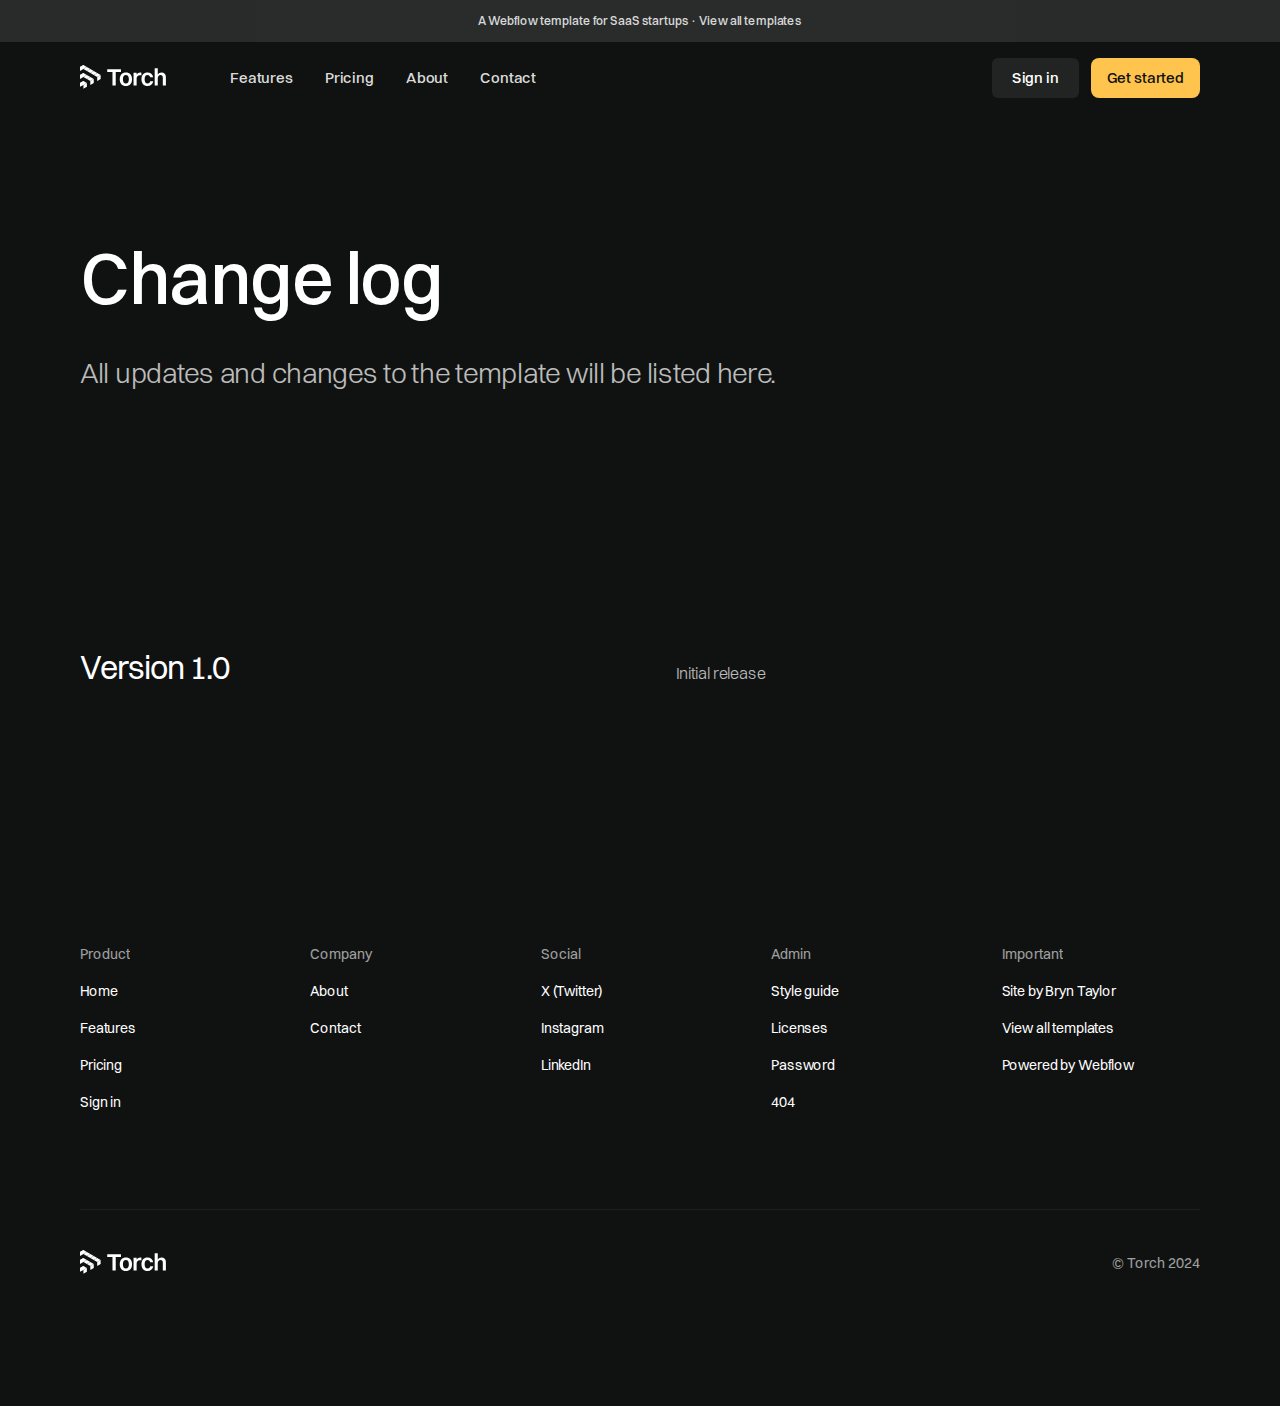
<file: admin/changelog.html>
<!DOCTYPE html><!--  This site was created in Webflow. https://webflow.com  --><!--  Last Published: Thu Jun 26 2025 00:20:51 GMT+0000 (Coordinated Universal Time)  -->
<html data-wf-page="685c92505b7e152245fe8259" data-wf-site="685c92505b7e152245fe8266" lang="en">
<head>
  <meta charset="utf-8">
  <title>Torch · Changelog</title>
  <meta content="Torch is a high-quality template for SaaS tech startups. It has multiple pages, sections and components to suit your needs. Take your company&#x27;s online presence to the next level." name="description">
  <meta content="Torch · Changelog" property="og:title">
  <meta content="Torch is a high-quality template for SaaS tech startups. It has multiple pages, sections and components to suit your needs. Take your company&#x27;s online presence to the next level." property="og:description">
  <meta content="https://cdn.prod.website-files.com/66fad496e2674af9c6f8f4ef/6703e5e87c9ca1599100560c_torch-opengraph-image.png" property="og:image">
  <meta content="Torch · Changelog" property="twitter:title">
  <meta content="Torch is a high-quality template for SaaS tech startups. It has multiple pages, sections and components to suit your needs. Take your company&#x27;s online presence to the next level." property="twitter:description">
  <meta content="https://cdn.prod.website-files.com/66fad496e2674af9c6f8f4ef/6703e5e87c9ca1599100560c_torch-opengraph-image.png" property="twitter:image">
  <meta property="og:type" content="website">
  <meta content="summary_large_image" name="twitter:card">
  <meta content="width=device-width, initial-scale=1" name="viewport">
  <meta content="Webflow" name="generator">
  <link href="../css/normalize.css" rel="stylesheet" type="text/css">
  <link href="../css/webflow.css" rel="stylesheet" type="text/css">
  <link href="../css/vs-code-activity-412548334f7a26fad44234.webflow.css" rel="stylesheet" type="text/css">
  <script type="text/javascript">!function(o,c){var n=c.documentElement,t=" w-mod-";n.className+=t+"js",("ontouchstart"in o||o.DocumentTouch&&c instanceof DocumentTouch)&&(n.className+=t+"touch")}(window,document);</script>
  <link href="../images/favicon.png" rel="shortcut icon" type="image/x-icon">
  <link href="../images/webclip.png" rel="apple-touch-icon">
  <meta name="robots" content="noindex">
</head>
<body>
  <a href="https://www.bryntaylor.co.uk/platform/webflow?ref=template" target="_blank" class="section banner w-inline-block">
    <div class="container-large">
      <div>A Webflow template for SaaS startups · View all templates</div>
    </div>
  </a>
  <div data-animation="default" class="nav w-nav" data-easing2="ease" fs-scrolldisable-element="smart-nav" data-easing="ease" data-collapse="medium" data-w-id="abad23f6-3206-d95e-518e-2548f4c46996" role="banner" data-duration="400">
    <div class="nav-container">
      <div class="logo-wrapper">
        <a href="../index.html" class="logo w-nav-brand"><img src="../images/torch-logo.svg" loading="lazy" width="Auto" height="24" alt="Logo"></a>
        <nav role="navigation" id="w-node-abad23f6-3206-d95e-518e-2548f4c4699b-f4c46996" class="nav-menu w-nav-menu">
          <a href="../features.html" class="nav-link w-nav-link">Features</a>
          <a href="../pricing.html" class="nav-link w-nav-link">Pricing</a>
          <a href="../about.html" class="nav-link w-nav-link">About</a>
          <a href="../contact.html" class="nav-link w-nav-link">Contact</a>
        </nav>
      </div>
      <div id="w-node-abad23f6-3206-d95e-518e-2548f4c469b0-f4c46996" class="actions-wrapper">
        <a href="../sign-in.html" class="button-secondary small hide-mobile-portrait w-button">Sign in</a>
        <a href="#" class="button small hide-mobile-portrait w-button">Get started</a>
        <div class="nav-menu-button w-nav-button">
          <div class="menu-icon">
            <div class="menu-icon-line-top"></div>
            <div class="menu-icon-line-bottom"></div>
          </div>
        </div>
      </div>
    </div>
  </div>
  <div class="section">
    <div class="container-large">
      <div class="text-box _900px">
        <h1 class="heading extra-large">Change log<span class="text-color-light-purple"></span></h1>
        <div class="spacer-32"></div>
        <p class="paragraph extra-large">All updates and changes to the template will be listed here.</p>
      </div>
    </div>
  </div>
  <div class="section">
    <div class="container-large">
      <div class="grid-2-column align-baseline">
        <div id="w-node-c8253fb7-a37a-f1b7-0c88-04be10e15d00-45fe8259">
          <h2 class="heading medium">Version 1.0</h2>
        </div>
        <div id="w-node-_4ee1287b-929c-4ded-cbd8-2f85583b04bc-45fe8259">
          <p class="paragraph">Initial release</p>
        </div>
      </div>
    </div>
  </div>
  <section class="section">
    <div class="container-large">
      <div class="footer-grid">
        <div class="footer-column">
          <div class="text-color-muted">Product</div>
          <a href="../index.html" class="footer-link">Home</a>
          <a href="../features.html" class="footer-link">Features</a>
          <a href="../pricing.html" class="footer-link">Pricing</a>
          <a href="../sign-in.html" class="footer-link">Sign in</a>
        </div>
        <div class="footer-column">
          <div class="text-color-muted">Company</div>
          <a href="../about.html" class="footer-link">About</a>
          <a href="../contact.html" class="footer-link">Contact</a>
        </div>
        <div class="footer-column">
          <div class="text-color-muted">Social</div>
          <a href="https://x.com/" target="_blank" class="footer-link">X (Twitter)</a>
          <a href="https://www.instagram.com/" target="_blank" class="footer-link">Instagram</a>
          <a href="https://www.linkedin.com/" target="_blank" class="footer-link">LinkedIn</a>
        </div>
        <div class="footer-column">
          <div class="text-color-muted">Admin</div>
          <a href="../admin/styleguide.html" class="footer-link">Style guide</a>
          <a href="../admin/licenses.html" class="footer-link">Licenses</a>
          <a href="../401.html" class="footer-link">Password</a>
          <a href="../404.html" class="footer-link">404</a>
        </div>
        <div class="footer-column">
          <div class="text-color-muted">Important</div>
          <a href="https://www.bryntaylor.co.uk/?ref=template" target="_blank" class="footer-link">Site by Bryn Taylor</a>
          <a href="https://www.bryntaylor.co.uk/platform/webflow?ref=template" target="_blank" class="footer-link">View all templates</a>
          <a href="https://webflow.com/" target="_blank" class="footer-link">Powered by Webflow</a>
        </div>
      </div>
      <div class="spacer-96"></div>
      <div class="divider-line"></div>
      <div class="spacer-40"></div>
      <div class="footer-bottom">
        <a href="../index.html" class="logo w-nav-brand"><img src="../images/torch-logo.svg" loading="lazy" width="Auto" height="24" alt="Logo"></a>
        <div class="footer-link text-color-muted">© Torch 2024</div>
      </div>
    </div>
  </section>
  <script src="https://d3e54v103j8qbb.cloudfront.net/js/jquery-3.5.1.min.dc5e7f18c8.js?site=685c92505b7e152245fe8266" type="text/javascript" integrity="sha256-9/aliU8dGd2tb6OSsuzixeV4y/faTqgFtohetphbbj0=" crossorigin="anonymous"></script>
  <script src="../js/webflow.js" type="text/javascript"></script>
</body>
</html>
</file>
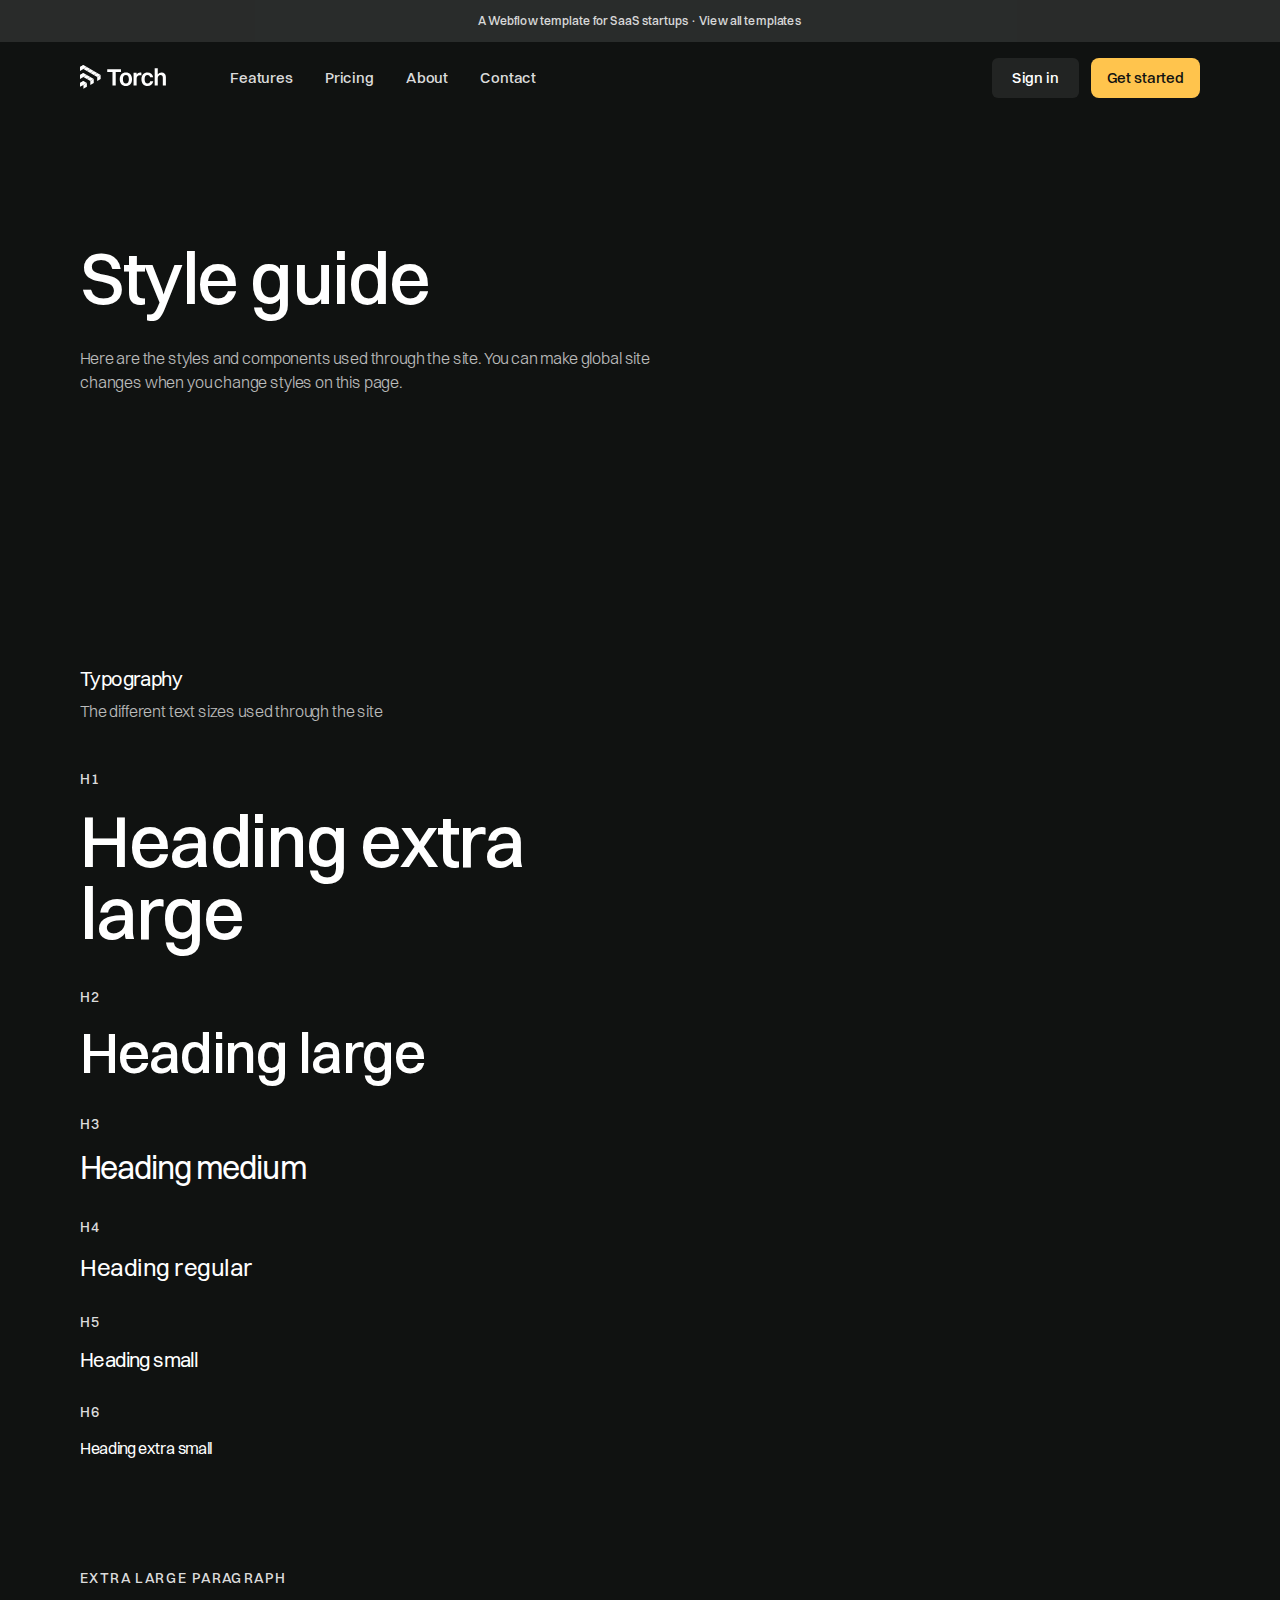
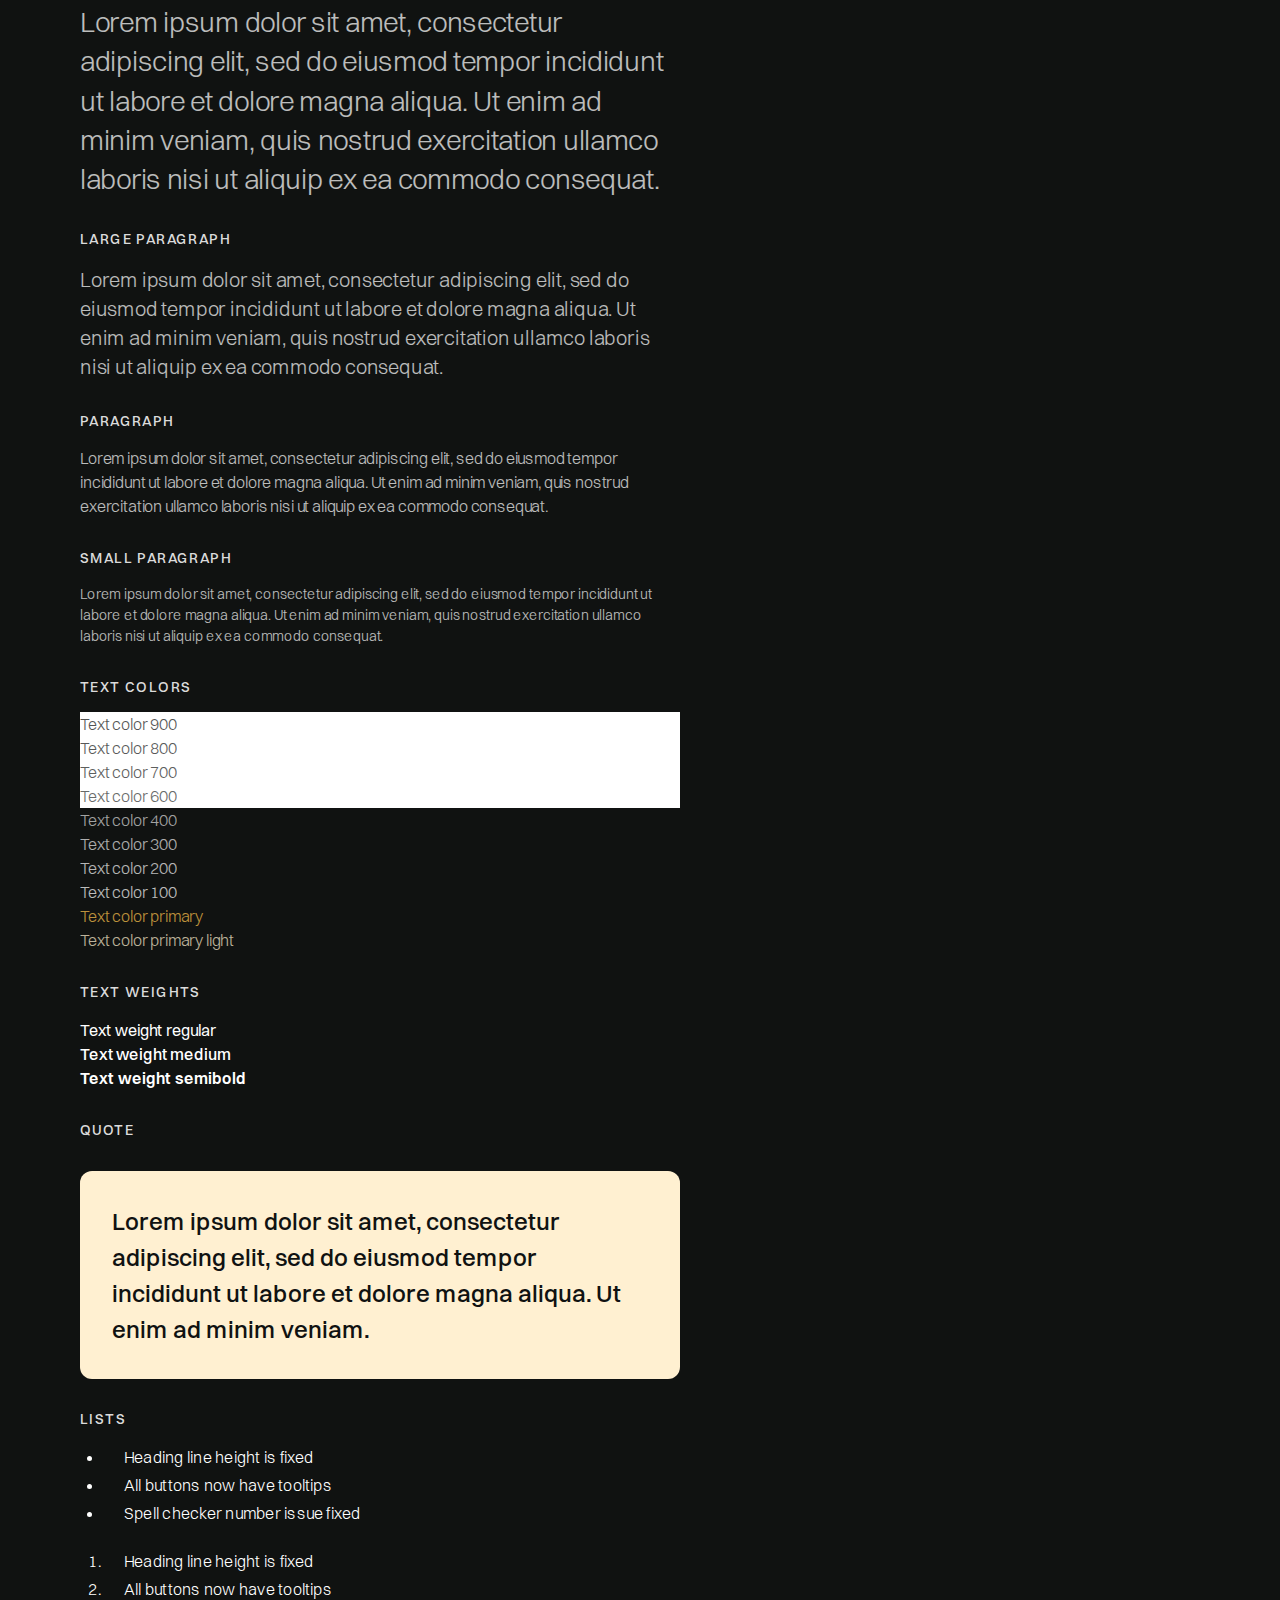
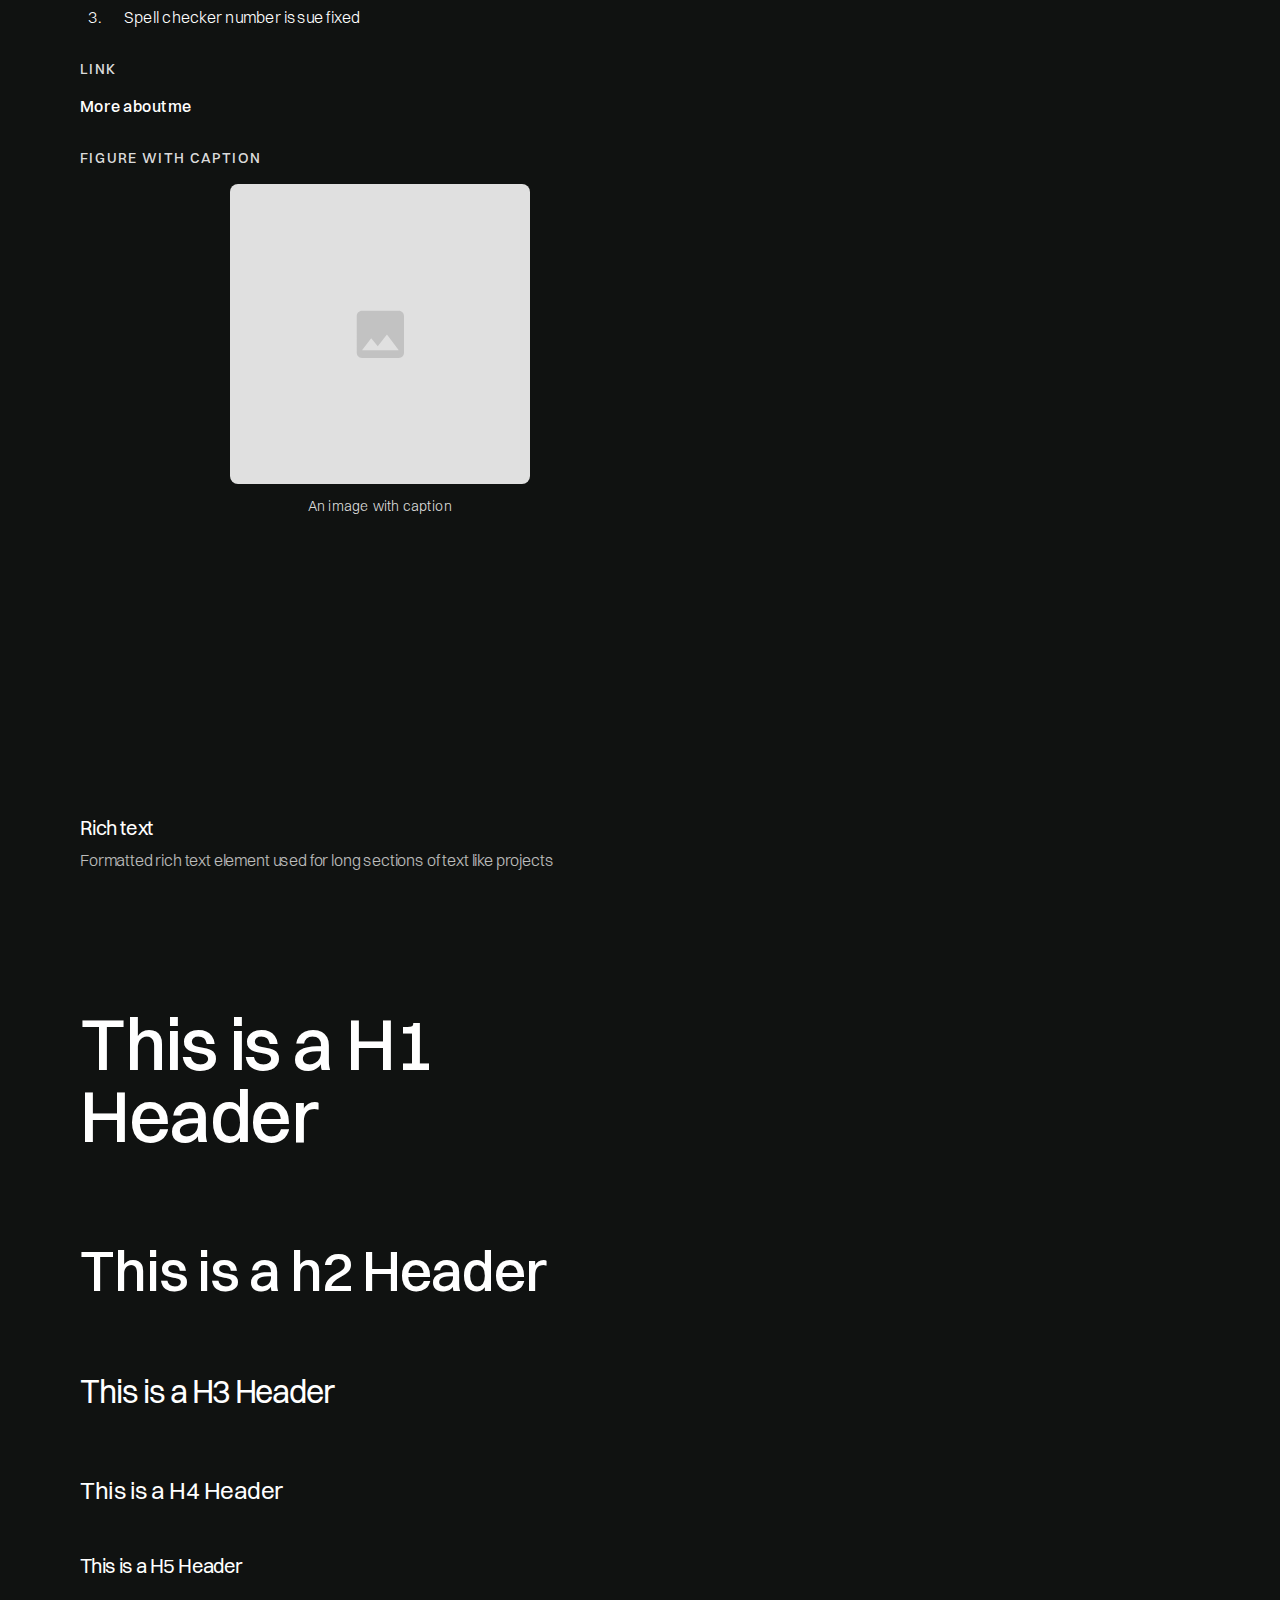
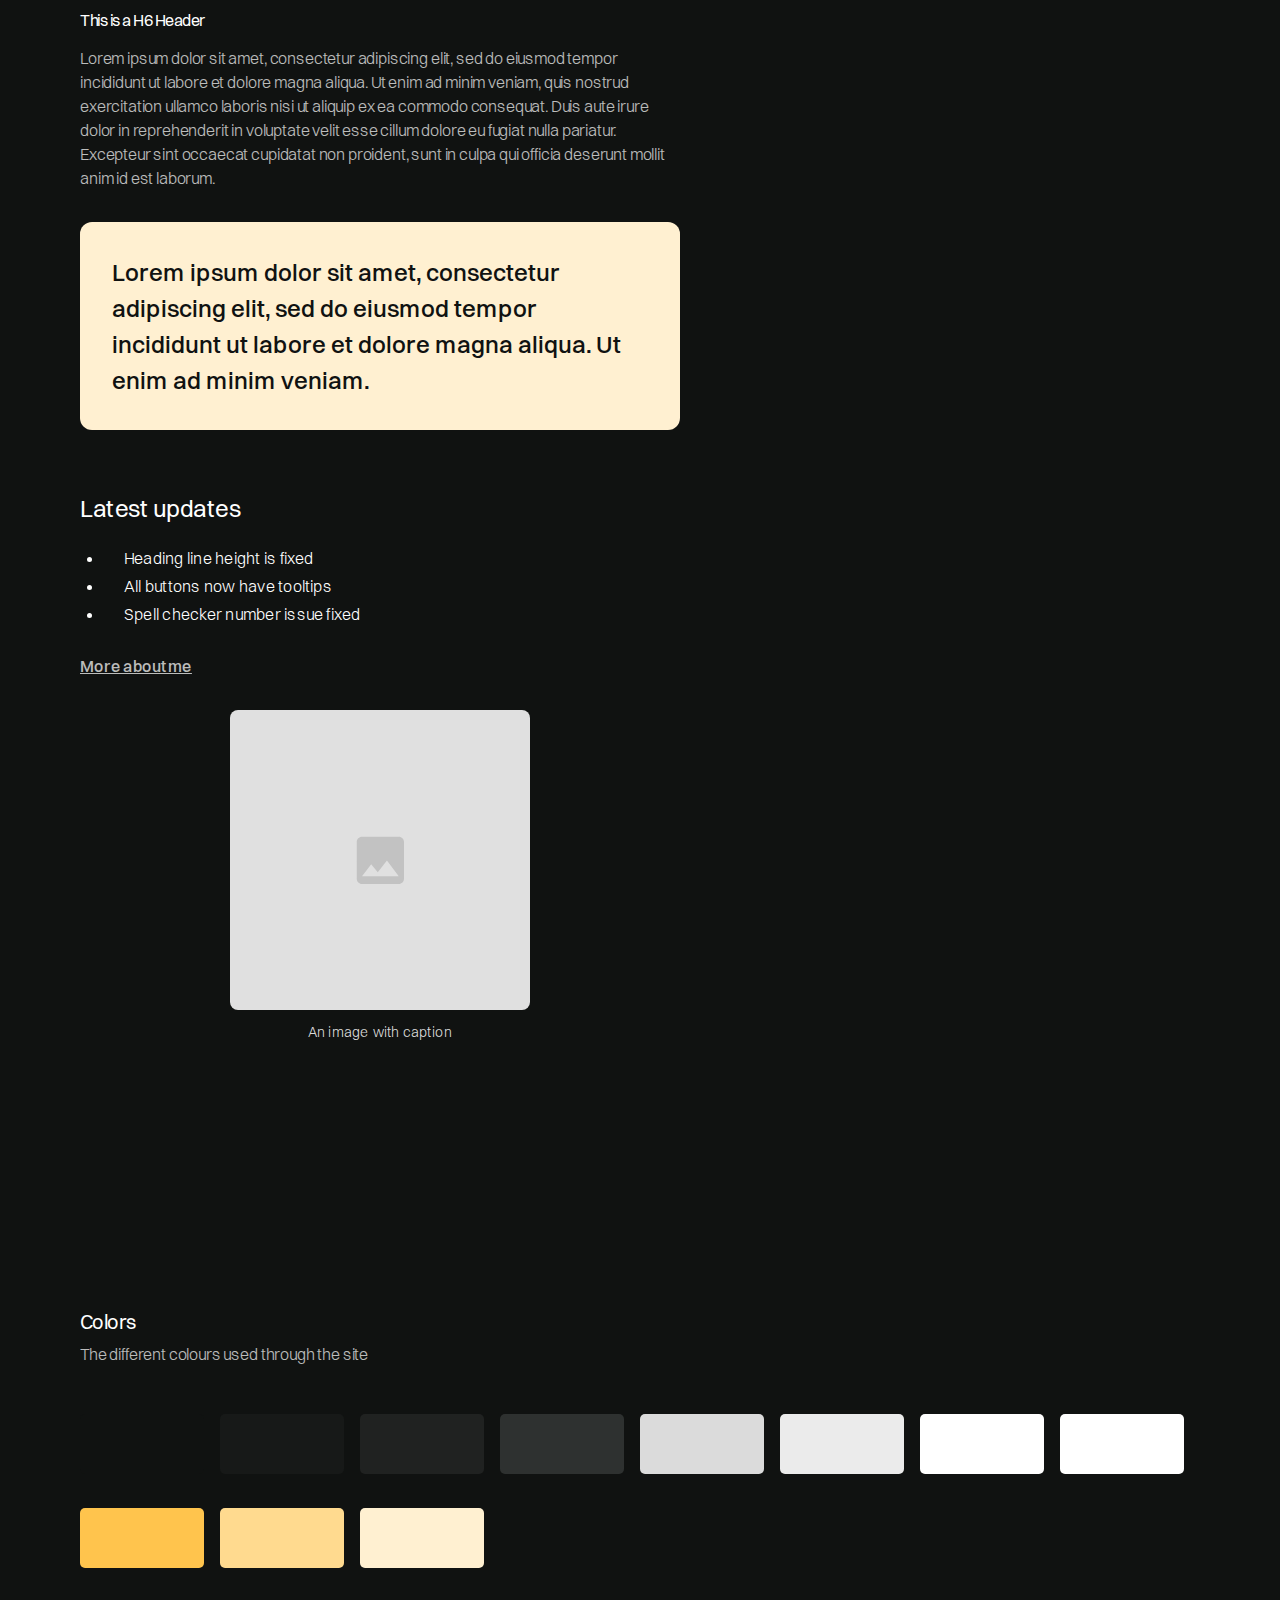
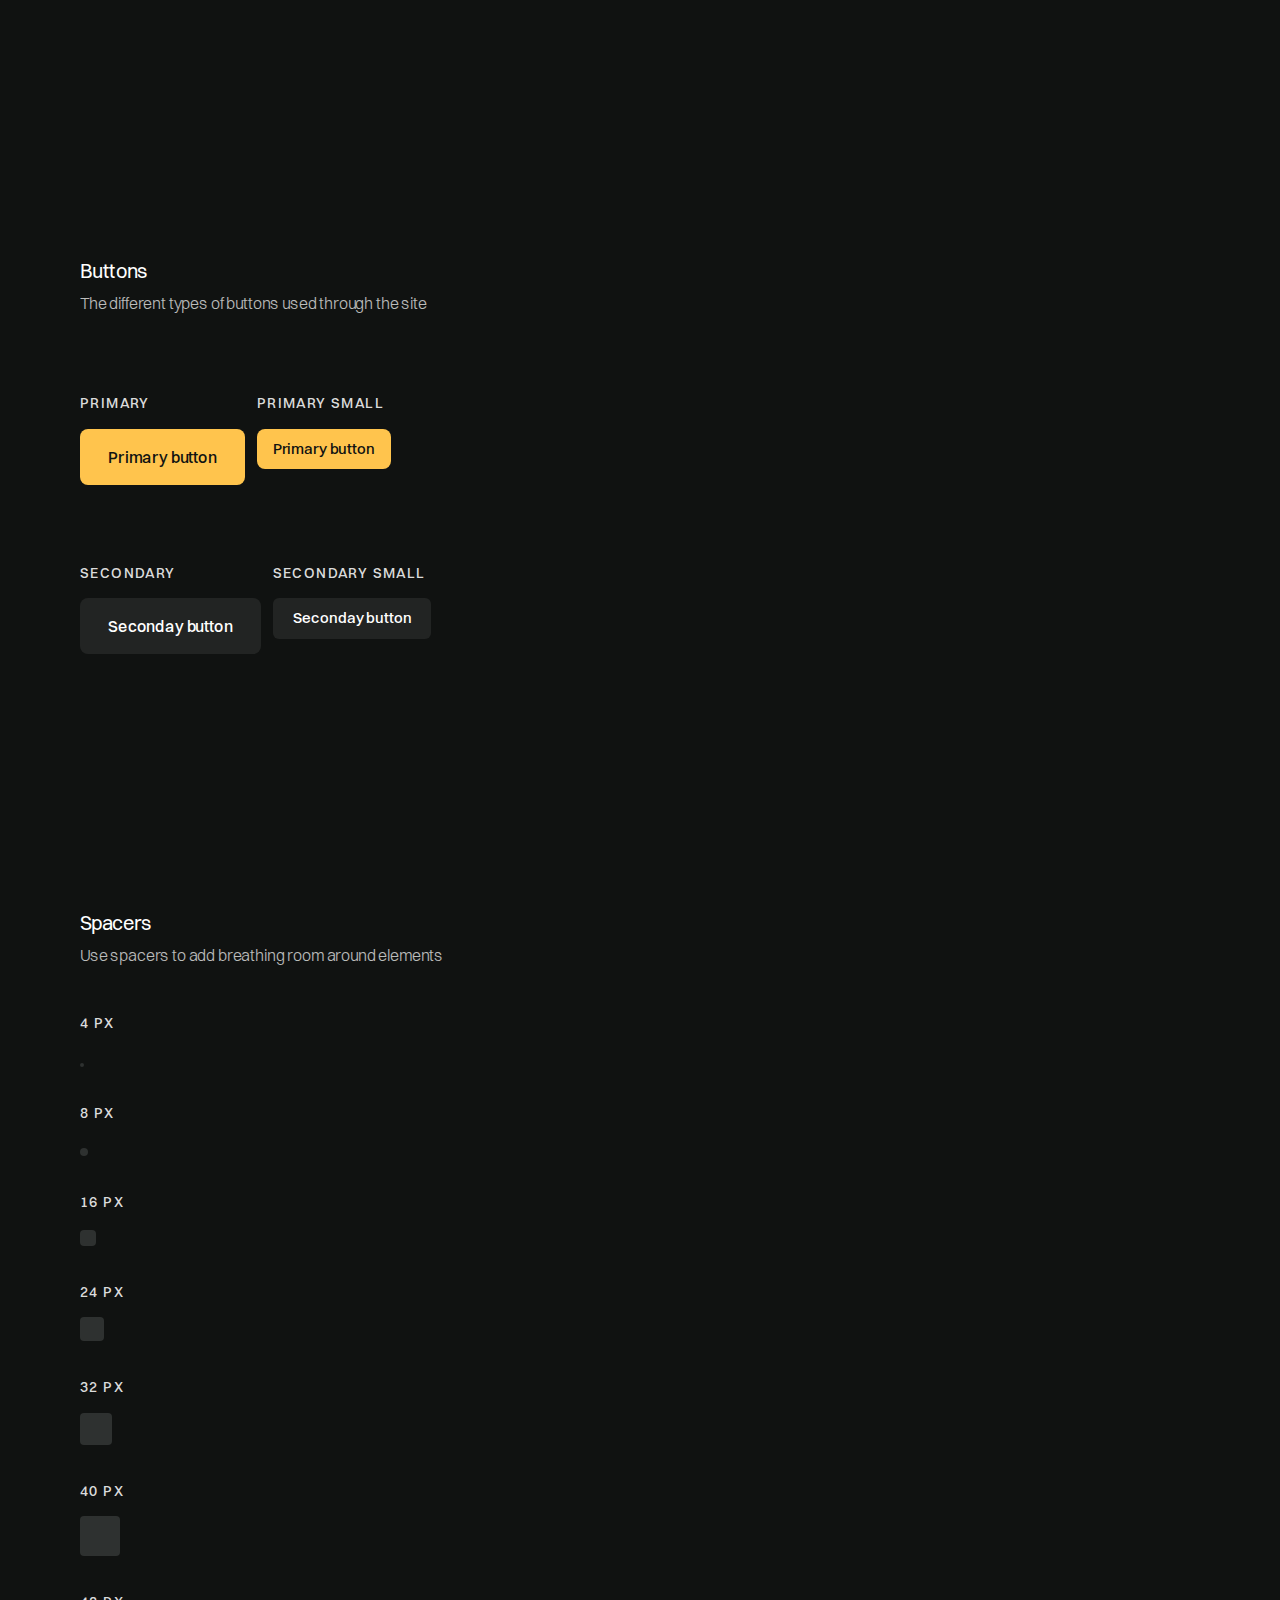
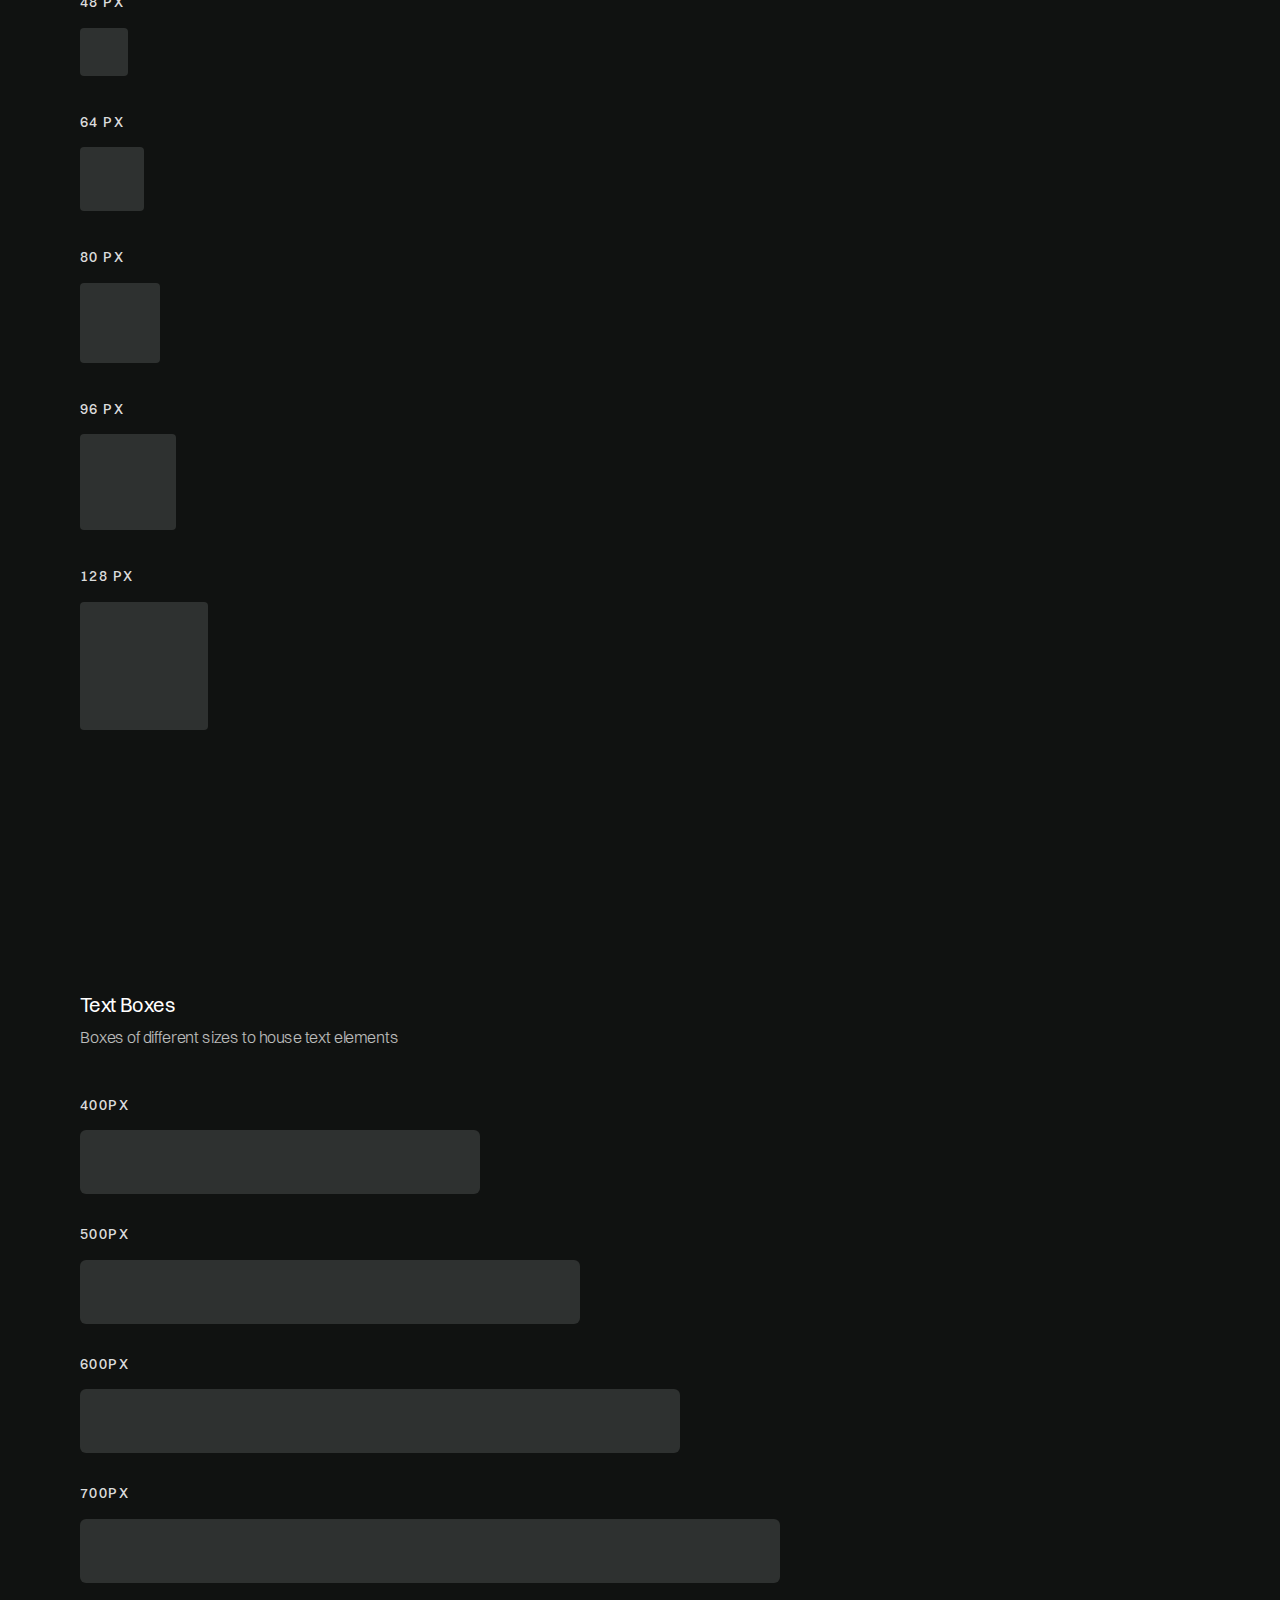
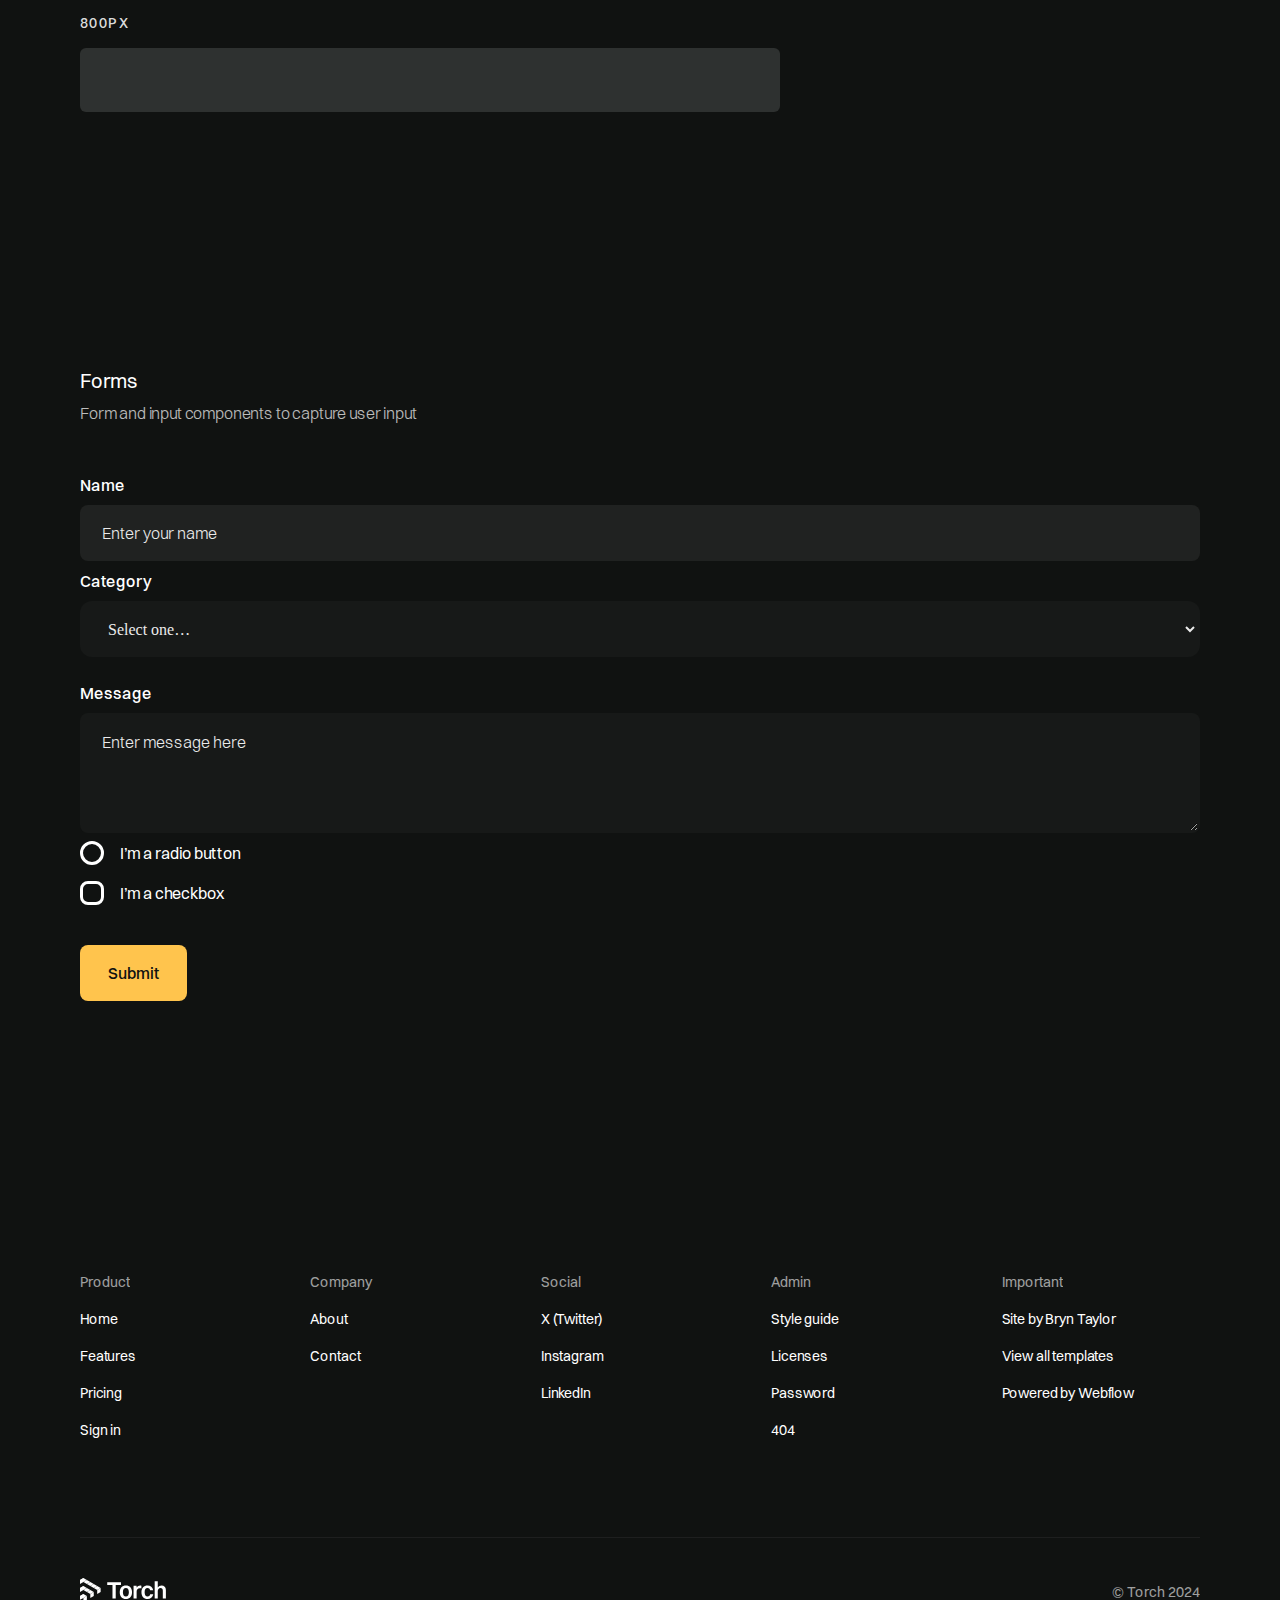
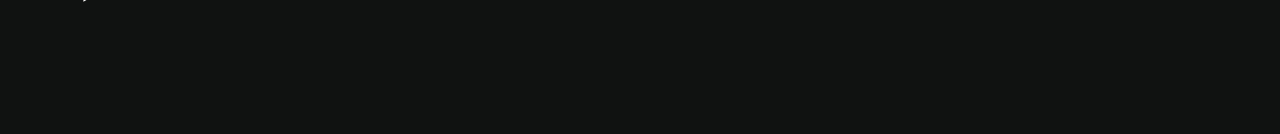
<file: admin/styleguide.html>
<!DOCTYPE html><!--  This site was created in Webflow. https://webflow.com  --><!--  Last Published: Thu Jun 26 2025 00:20:51 GMT+0000 (Coordinated Universal Time)  -->
<html data-wf-page="685c92505b7e152245fe825b" data-wf-site="685c92505b7e152245fe8266" lang="en">
<head>
  <meta charset="utf-8">
  <title>Torch · Style Guide</title>
  <meta content="Torch is a high-quality template for SaaS tech startups. It has multiple pages, sections and components to suit your needs. Take your company&#x27;s online presence to the next level." name="description">
  <meta content="Torch · Style Guide" property="og:title">
  <meta content="Torch is a high-quality template for SaaS tech startups. It has multiple pages, sections and components to suit your needs. Take your company&#x27;s online presence to the next level." property="og:description">
  <meta content="https://cdn.prod.website-files.com/66fad496e2674af9c6f8f4ef/6703e5e87c9ca1599100560c_torch-opengraph-image.png" property="og:image">
  <meta content="Torch · Style Guide" property="twitter:title">
  <meta content="Torch is a high-quality template for SaaS tech startups. It has multiple pages, sections and components to suit your needs. Take your company&#x27;s online presence to the next level." property="twitter:description">
  <meta content="https://cdn.prod.website-files.com/66fad496e2674af9c6f8f4ef/6703e5e87c9ca1599100560c_torch-opengraph-image.png" property="twitter:image">
  <meta property="og:type" content="website">
  <meta content="summary_large_image" name="twitter:card">
  <meta content="width=device-width, initial-scale=1" name="viewport">
  <meta content="Webflow" name="generator">
  <link href="../css/normalize.css" rel="stylesheet" type="text/css">
  <link href="../css/webflow.css" rel="stylesheet" type="text/css">
  <link href="../css/vs-code-activity-412548334f7a26fad44234.webflow.css" rel="stylesheet" type="text/css">
  <script type="text/javascript">!function(o,c){var n=c.documentElement,t=" w-mod-";n.className+=t+"js",("ontouchstart"in o||o.DocumentTouch&&c instanceof DocumentTouch)&&(n.className+=t+"touch")}(window,document);</script>
  <link href="../images/favicon.png" rel="shortcut icon" type="image/x-icon">
  <link href="../images/webclip.png" rel="apple-touch-icon">
</head>
<body>
  <a href="https://www.bryntaylor.co.uk/platform/webflow?ref=template" target="_blank" class="section banner w-inline-block">
    <div class="container-large">
      <div>A Webflow template for SaaS startups · View all templates</div>
    </div>
  </a>
  <div data-animation="default" class="nav w-nav" data-easing2="ease" fs-scrolldisable-element="smart-nav" data-easing="ease" data-collapse="medium" data-w-id="abad23f6-3206-d95e-518e-2548f4c46996" role="banner" data-duration="400">
    <div class="nav-container">
      <div class="logo-wrapper">
        <a href="../index.html" class="logo w-nav-brand"><img src="../images/torch-logo.svg" loading="lazy" width="Auto" height="24" alt="Logo"></a>
        <nav role="navigation" id="w-node-abad23f6-3206-d95e-518e-2548f4c4699b-f4c46996" class="nav-menu w-nav-menu">
          <a href="../features.html" class="nav-link w-nav-link">Features</a>
          <a href="../pricing.html" class="nav-link w-nav-link">Pricing</a>
          <a href="../about.html" class="nav-link w-nav-link">About</a>
          <a href="../contact.html" class="nav-link w-nav-link">Contact</a>
        </nav>
      </div>
      <div id="w-node-abad23f6-3206-d95e-518e-2548f4c469b0-f4c46996" class="actions-wrapper">
        <a href="../sign-in.html" class="button-secondary small hide-mobile-portrait w-button">Sign in</a>
        <a href="#" class="button small hide-mobile-portrait w-button">Get started</a>
        <div class="nav-menu-button w-nav-button">
          <div class="menu-icon">
            <div class="menu-icon-line-top"></div>
            <div class="menu-icon-line-bottom"></div>
          </div>
        </div>
      </div>
    </div>
  </div>
  <div class="section">
    <div class="container-large">
      <div class="text-box">
        <h1 class="heading extra-large">Style guide</h1>
        <div class="spacer-24"></div>
      </div>
      <div class="text-box _600px">
        <p class="paragraph">Here are the styles and components used through the site. You can make global site changes when you change styles on this page.</p>
      </div>
    </div>
  </div>
  <div class="section">
    <section id="Typography" class="container-large">
      <div class="style-guide-section-header">
        <h2 class="heading small">Typography</h2>
        <div class="spacer-8"></div>
        <p class="paragraph">The different text sizes used through the site</p>
      </div>
      <div class="text-box _600px">
        <div class="style-guide-block">
          <h3 class="style-guide-label">h1</h3>
          <h1 class="heading extra-large">Heading extra large</h1>
        </div>
        <div class="style-guide-block">
          <h3 class="style-guide-label">h2</h3>
          <h2 class="heading large">Heading large</h2>
        </div>
        <div class="style-guide-block">
          <h3 class="style-guide-label">h3</h3>
          <h3 class="heading medium">Heading medium</h3>
        </div>
        <div class="style-guide-block">
          <h3 class="style-guide-label">h4</h3>
          <h4 class="heading regular">Heading regular</h4>
        </div>
        <div class="style-guide-block">
          <h3 class="style-guide-label">h5</h3>
          <h5 class="heading small">Heading small</h5>
        </div>
        <div class="style-guide-block">
          <h3 class="style-guide-label">h6</h3>
          <h6 class="heading extra-small">Heading extra small</h6>
        </div>
        <div class="spacer-48"></div>
        <div class="style-guide-block">
          <h3 class="style-guide-label">Extra Large Paragraph</h3>
          <p class="paragraph extra-large">Lorem ipsum dolor sit amet, consectetur adipiscing elit, sed do eiusmod tempor incididunt ut labore et dolore magna aliqua. Ut enim ad minim veniam, quis nostrud exercitation ullamco laboris nisi ut aliquip ex ea commodo consequat.<br></p>
        </div>
        <div class="style-guide-block">
          <h3 class="style-guide-label">Large Paragraph</h3>
          <p class="paragraph large">Lorem ipsum dolor sit amet, consectetur adipiscing elit, sed do eiusmod tempor incididunt ut labore et dolore magna aliqua. Ut enim ad minim veniam, quis nostrud exercitation ullamco laboris nisi ut aliquip ex ea commodo consequat.<br></p>
        </div>
        <div class="style-guide-block">
          <h3 class="style-guide-label">Paragraph</h3>
          <p class="paragraph">Lorem ipsum dolor sit amet, consectetur adipiscing elit, sed do eiusmod tempor incididunt ut labore et dolore magna aliqua. Ut enim ad minim veniam, quis nostrud exercitation ullamco laboris nisi ut aliquip ex ea commodo consequat.<br></p>
        </div>
        <div class="style-guide-block">
          <h3 class="style-guide-label">Small Paragraph</h3>
          <p class="paragraph small">Lorem ipsum dolor sit amet, consectetur adipiscing elit, sed do eiusmod tempor incididunt ut labore et dolore magna aliqua. Ut enim ad minim veniam, quis nostrud exercitation ullamco laboris nisi ut aliquip ex ea commodo consequat.<br></p>
        </div>
        <div class="style-guide-block">
          <h3 class="style-guide-label">Text colors</h3>
          <div class="background-color-100">
            <p class="text-color-900">Text color 900<br></p>
            <p class="text-color-800">Text color 800<br></p>
            <p class="text-color-700">Text color 700<br></p>
            <p class="text-color-600">Text color 600<br></p>
          </div>
          <p class="text-color-400">Text color 400<br></p>
          <p class="text-color-300">Text color 300<br></p>
          <p class="text-color-200">Text color 200<br></p>
          <p class="text-color-100">Text color 100<br></p>
          <p class="text-color-accent">Text color primary<br></p>
          <p class="text-color-accent-light">Text color primary light<br></p>
        </div>
        <div class="style-guide-block">
          <h3 class="style-guide-label">Text Weights</h3>
          <div class="text-weight-regular">Text weight regular</div>
          <div class="text-weight-medium">Text weight medium</div>
          <div class="text-weight-semibold">Text weight semibold</div>
        </div>
        <div class="style-guide-block">
          <h3 class="style-guide-label">Quote</h3>
          <blockquote class="block-quote">Lorem ipsum dolor sit amet, consectetur adipiscing elit, sed do eiusmod tempor incididunt ut labore et dolore magna aliqua. Ut enim ad minim veniam.</blockquote>
        </div>
        <div class="style-guide-block">
          <h3 class="style-guide-label">Lists</h3>
          <ul role="list">
            <li>Heading line height is fixed</li>
            <li>All buttons now have tooltips</li>
            <li>Spell checker number issue fixed</li>
          </ul>
          <ol role="list">
            <li>Heading line height is fixed</li>
            <li>All buttons now have tooltips</li>
            <li>Spell checker number issue fixed</li>
          </ol>
        </div>
        <div class="style-guide-block">
          <h3 class="style-guide-label">Link</h3>
          <a href="https://www.bryntaylor.co.uk/" target="_blank">More about me</a>
        </div>
        <div class="style-guide-block">
          <h3 class="style-guide-label">Figure with caption</h3>
          <div class="rich-text w-richtext">
            <figure style="max-width:300px" class="w-richtext-align-fullwidth w-richtext-figure-type-image">
              <div><img src="../images/placeholder.svg" loading="lazy" alt=""></div>
              <figcaption>An image with caption</figcaption>
            </figure>
          </div>
        </div>
      </div>
    </section>
  </div>
  <div class="section">
    <section id="Rich-Text" class="container-large">
      <div class="style-guide-section-header">
        <h2 class="heading small">Rich text</h2>
        <div class="spacer-8"></div>
        <p class="paragraph">Formatted rich text element used for long sections of text like projects</p>
      </div>
      <div class="text-box _600px">
        <div class="rich-text w-richtext">
          <h1>This is a H1 Header</h1>
          <h2>This is a h2 Header</h2>
          <h3>This is a H3 Header</h3>
          <h4>This is a H4 Header</h4>
          <h5>This is a H5 Header</h5>
          <h6>This is a H6 Header</h6>
          <p>Lorem ipsum dolor sit amet, consectetur adipiscing elit, sed do eiusmod tempor incididunt ut labore et dolore magna aliqua. Ut enim ad minim veniam, quis nostrud exercitation ullamco laboris nisi ut aliquip ex ea commodo consequat. Duis aute irure dolor in reprehenderit in voluptate velit esse cillum dolore eu fugiat nulla pariatur. Excepteur sint occaecat cupidatat non proident, sunt in culpa qui officia deserunt mollit anim id est laborum.</p>
          <blockquote>Lorem ipsum dolor sit amet, consectetur adipiscing elit, sed do eiusmod tempor incididunt ut labore et dolore magna aliqua. Ut enim ad minim veniam.</blockquote>
          <h4>Latest updates</h4>
          <ul role="list">
            <li>Heading line height is fixed</li>
            <li>All buttons now have tooltips</li>
            <li>Spell checker number issue fixed</li>
          </ul>
          <p>
            <a href="https://www.bryntaylor.co.uk/" target="_blank">More about me</a>
          </p>
          <figure style="max-width:300px" class="w-richtext-align-fullwidth w-richtext-figure-type-image">
            <div><img src="../images/placeholder.svg" loading="lazy" alt=""></div>
            <figcaption>An image with caption</figcaption>
          </figure>
        </div>
      </div>
    </section>
  </div>
  <div class="section">
    <section id="Colours" class="container-large">
      <div class="style-guide-section-header">
        <h2 class="heading small">Colors</h2>
        <div class="spacer-8"></div>
        <p class="paragraph">The different colours used through the site</p>
      </div>
      <div class="style-guide-colour-grid">
        <div class="style-guide-colour-block">
          <div class="color-block background-color-900"></div>
          <div class="spacer-24"></div>
        </div>
        <div class="style-guide-colour-block">
          <div class="color-block background-color-800"></div>
          <div class="spacer-24"></div>
        </div>
        <div class="style-guide-colour-block">
          <div class="color-block background-color-700"></div>
          <div class="spacer-24"></div>
        </div>
        <div class="style-guide-colour-block">
          <div class="color-block background-color-600"></div>
          <div class="spacer-24"></div>
        </div>
        <div class="style-guide-colour-block">
          <div class="color-block background-color-400"></div>
          <div class="spacer-24"></div>
        </div>
        <div class="style-guide-colour-block">
          <div class="color-block background-color-300"></div>
          <div class="spacer-24"></div>
        </div>
        <div class="style-guide-colour-block">
          <div class="color-block background-color-200"></div>
          <div class="spacer-24"></div>
        </div>
        <div class="style-guide-colour-block">
          <div class="color-block background-color-100"></div>
          <div class="spacer-24"></div>
        </div>
        <div class="style-guide-colour-block">
          <div class="color-block background-color-accent"></div>
          <div class="spacer-24"></div>
        </div>
        <div class="style-guide-colour-block">
          <div class="color-block background-color-accent-medium"></div>
          <div class="spacer-24"></div>
        </div>
        <div class="style-guide-colour-block">
          <div class="color-block background-color-accent-light"></div>
          <div class="spacer-24"></div>
        </div>
      </div>
    </section>
  </div>
  <div class="section">
    <div id="Buttons" class="container-large">
      <div class="style-guide-section-header">
        <h2 class="heading small">Buttons</h2>
        <div class="spacer-8"></div>
        <p class="paragraph">The different types of buttons used through the site</p>
      </div>
      <div class="button-group">
        <div>
          <h3 class="style-guide-label">Primary</h3>
          <a href="#" class="button w-button">Primary button</a>
        </div>
        <div>
          <h3 class="style-guide-label">Primary small</h3>
          <a href="#" class="button small w-button">Primary button</a>
        </div>
      </div>
      <div class="spacer-48"></div>
      <div class="button-group">
        <div>
          <h3 class="style-guide-label">Secondary</h3>
          <a href="#" class="button-secondary w-button">Seconday button</a>
        </div>
        <div>
          <h3 class="style-guide-label">Secondary small</h3>
          <a href="#" class="button-secondary small w-button">Seconday button</a>
        </div>
      </div>
    </div>
  </div>
  <div class="section">
    <div id="Spacers" class="container-large">
      <div class="style-guide-section-header">
        <h2 class="heading small">Spacers</h2>
        <div class="spacer-8"></div>
        <p class="paragraph">Use spacers to add breathing room around elements</p>
      </div>
      <div class="text-box">
        <div>
          <h3 class="style-guide-label">4 px</h3>
          <div class="visible-spacer">
            <div class="spacer-4"></div>
          </div>
        </div>
        <div>
          <h3 class="style-guide-label">8 px</h3>
          <div class="visible-spacer">
            <div class="spacer-8"></div>
          </div>
        </div>
        <div>
          <h3 class="style-guide-label">16 px</h3>
          <div class="visible-spacer">
            <div class="spacer-16"></div>
          </div>
        </div>
        <div>
          <h3 class="style-guide-label">24 px</h3>
          <div class="visible-spacer">
            <div class="spacer-24"></div>
          </div>
        </div>
        <div>
          <h3 class="style-guide-label">32 px</h3>
          <div class="visible-spacer">
            <div class="spacer-32"></div>
          </div>
        </div>
        <div>
          <h3 class="style-guide-label">40 px</h3>
          <div class="visible-spacer">
            <div class="spacer-40"></div>
          </div>
        </div>
        <div>
          <h3 class="style-guide-label">48 PX</h3>
          <div class="visible-spacer">
            <div class="spacer-48"></div>
          </div>
        </div>
        <div>
          <h3 class="style-guide-label">64 PX</h3>
          <div class="visible-spacer">
            <div class="spacer-64"></div>
          </div>
        </div>
        <div>
          <h3 class="style-guide-label">80 PX</h3>
          <div class="visible-spacer">
            <div class="spacer-80"></div>
          </div>
        </div>
        <div>
          <h3 class="style-guide-label">96 PX</h3>
          <div class="visible-spacer">
            <div class="spacer-96"></div>
          </div>
        </div>
        <div>
          <h3 class="style-guide-label">128 PX</h3>
          <div class="visible-spacer">
            <div class="spacer-128"></div>
          </div>
        </div>
      </div>
    </div>
  </div>
  <div class="section">
    <div id="Text-Boxes" class="container-large">
      <div class="style-guide-section-header">
        <h2 class="heading small">Text Boxes</h2>
        <div class="spacer-8"></div>
        <p class="paragraph">Boxes of different sizes to house text elements</p>
      </div>
      <div class="text-box">
        <h3 class="style-guide-label">400px</h3>
        <div class="text-box _400px visible-text-box"></div>
      </div>
      <div class="text-box">
        <h3 class="style-guide-label">500px</h3>
        <div class="text-box _500px visible-text-box"></div>
      </div>
      <div class="text-box">
        <h3 class="style-guide-label">600px</h3>
        <div class="text-box _600px visible-text-box"></div>
      </div>
      <div class="text-box">
        <h3 class="style-guide-label">700px</h3>
        <div class="text-box _700px visible-text-box"></div>
      </div>
      <div class="text-box">
        <h3 class="style-guide-label">800px</h3>
        <div class="text-box _800px visible-text-box"></div>
      </div>
    </div>
  </div>
  <div class="section">
    <div id="Forms" class="container-large">
      <div class="style-guide-section-header">
        <h2 class="heading small">Forms</h2>
        <div class="spacer-8"></div>
        <p>Form and input components to capture user input</p>
      </div>
      <div class="w-form">
        <form data-name="Email Form" name="email-form" id="email-form" method="get" class="form" data-wf-page-id="685c92505b7e152245fe825b" data-wf-element-id="bd139dac-6308-9e8c-27f0-79a5d7caab24">
          <div class="field-block"><label for="field" class="field-label">Name</label><input class="text-input w-input" maxlength="256" name="name" data-name="Name" placeholder="Enter your name" type="text" id="field"></div>
          <div class="field-block"><label for="Category" class="field-label">Category</label><select data-name="Category" name="Category" id="Category" class="form-dropdown w-select">
              <option value="">Select one…</option>
              <option value="Option 1">Option 1</option>
              <option value="Option 2">Option 2</option>
              <option value="Option 3">Option 3</option>
            </select></div>
          <div class="field-block"><label for="field" class="field-label">Message</label><textarea placeholder="Enter message here" maxlength="5000" data-name="Field" name="field" id="field" class="text-input form w-input"></textarea></div><label class="form-radio-button w-radio">
            <div class="w-form-formradioinput w-form-formradioinput--inputType-custom radio-button w-radio-input"></div><input type="radio" data-name="Radio" name="Radio" id="radio" style="opacity:0;position:absolute;z-index:-1" value="Blue"><span for="radio" class="w-form-label">I’m a radio button</span>
          </label><label class="w-checkbox form-checkbox">
            <div class="w-checkbox-input w-checkbox-input--inputType-custom check-box"></div><input type="checkbox" data-name="Checkbox" name="checkbox" id="checkbox" style="opacity:0;position:absolute;z-index:-1"><span for="checkbox" class="w-form-label">I’m a checkbox</span>
          </label>
          <div class="spacer-24"></div><input type="submit" data-wait="Please wait..." class="button w-button" value="Submit">
        </form>
        <div class="form-success w-form-done">
          <div>Thank you! Your message has been received!</div>
        </div>
        <div class="form-error w-form-fail">
          <div>Oops! Something went wrong. Please try again.</div>
        </div>
      </div>
    </div>
  </div>
  <section class="section">
    <div class="container-large">
      <div class="footer-grid">
        <div class="footer-column">
          <div class="text-color-muted">Product</div>
          <a href="../index.html" class="footer-link">Home</a>
          <a href="../features.html" class="footer-link">Features</a>
          <a href="../pricing.html" class="footer-link">Pricing</a>
          <a href="../sign-in.html" class="footer-link">Sign in</a>
        </div>
        <div class="footer-column">
          <div class="text-color-muted">Company</div>
          <a href="../about.html" class="footer-link">About</a>
          <a href="../contact.html" class="footer-link">Contact</a>
        </div>
        <div class="footer-column">
          <div class="text-color-muted">Social</div>
          <a href="https://x.com/" target="_blank" class="footer-link">X (Twitter)</a>
          <a href="https://www.instagram.com/" target="_blank" class="footer-link">Instagram</a>
          <a href="https://www.linkedin.com/" target="_blank" class="footer-link">LinkedIn</a>
        </div>
        <div class="footer-column">
          <div class="text-color-muted">Admin</div>
          <a href="../admin/styleguide.html" aria-current="page" class="footer-link w--current">Style guide</a>
          <a href="../admin/licenses.html" class="footer-link">Licenses</a>
          <a href="../401.html" class="footer-link">Password</a>
          <a href="../404.html" class="footer-link">404</a>
        </div>
        <div class="footer-column">
          <div class="text-color-muted">Important</div>
          <a href="https://www.bryntaylor.co.uk/?ref=template" target="_blank" class="footer-link">Site by Bryn Taylor</a>
          <a href="https://www.bryntaylor.co.uk/platform/webflow?ref=template" target="_blank" class="footer-link">View all templates</a>
          <a href="https://webflow.com/" target="_blank" class="footer-link">Powered by Webflow</a>
        </div>
      </div>
      <div class="spacer-96"></div>
      <div class="divider-line"></div>
      <div class="spacer-40"></div>
      <div class="footer-bottom">
        <a href="../index.html" class="logo w-nav-brand"><img src="../images/torch-logo.svg" loading="lazy" width="Auto" height="24" alt="Logo"></a>
        <div class="footer-link text-color-muted">© Torch 2024</div>
      </div>
    </div>
  </section>
  <script src="https://d3e54v103j8qbb.cloudfront.net/js/jquery-3.5.1.min.dc5e7f18c8.js?site=685c92505b7e152245fe8266" type="text/javascript" integrity="sha256-9/aliU8dGd2tb6OSsuzixeV4y/faTqgFtohetphbbj0=" crossorigin="anonymous"></script>
  <script src="../js/webflow.js" type="text/javascript"></script>
</body>
</html>
</file>
<file: css/webflow.css>
@font-face {
  font-family: 'webflow-icons';
  src: url("[data-uri]") format('truetype');
  font-weight: normal;
  font-style: normal;
}
[class^="w-icon-"],
[class*=" w-icon-"] {
  /* use !important to prevent issues with browser extensions that change fonts */
  font-family: 'webflow-icons' !important;
  speak: none;
  font-style: normal;
  font-weight: normal;
  font-variant: normal;
  text-transform: none;
  line-height: 1;
  /* Better Font Rendering =========== */
  -webkit-font-smoothing: antialiased;
  -moz-osx-font-smoothing: grayscale;
}
.w-icon-slider-right:before {
  content: "\e600";
}
.w-icon-slider-left:before {
  content: "\e601";
}
.w-icon-nav-menu:before {
  content: "\e602";
}
.w-icon-arrow-down:before,
.w-icon-dropdown-toggle:before {
  content: "\e603";
}
.w-icon-file-upload-remove:before {
  content: "\e900";
}
.w-icon-file-upload-icon:before {
  content: "\e903";
}
* {
  -webkit-box-sizing: border-box;
  -moz-box-sizing: border-box;
  box-sizing: border-box;
}
html {
  height: 100%;
}
body {
  margin: 0;
  min-height: 100%;
  background-color: #fff;
  font-family: Arial, sans-serif;
  font-size: 14px;
  line-height: 20px;
  color: #333;
}
img {
  max-width: 100%;
  vertical-align: middle;
  display: inline-block;
}
html.w-mod-touch * {
  background-attachment: scroll !important;
}
.w-block {
  display: block;
}
.w-inline-block {
  max-width: 100%;
  display: inline-block;
}
.w-clearfix:before,
.w-clearfix:after {
  content: " ";
  display: table;
  grid-column-start: 1;
  grid-row-start: 1;
  grid-column-end: 2;
  grid-row-end: 2;
}
.w-clearfix:after {
  clear: both;
}
.w-hidden {
  display: none;
}
.w-button {
  display: inline-block;
  padding: 9px 15px;
  background-color: #3898EC;
  color: white;
  border: 0;
  line-height: inherit;
  text-decoration: none;
  cursor: pointer;
  border-radius: 0;
}
input.w-button {
  -webkit-appearance: button;
}
html[data-w-dynpage] [data-w-cloak] {
  color: transparent !important;
}
.w-code-block {
  margin: unset;
}
pre.w-code-block code {
  all: inherit;
}
.w-optimization {
  display: contents;
}
.w-webflow-badge,
.w-webflow-badge > img {
  box-sizing: unset;
  width: unset;
  height: unset;
  max-height: unset;
  max-width: unset;
  min-height: unset;
  min-width: unset;
  margin: unset;
  padding: unset;
  float: unset;
  clear: unset;
  border: unset;
  border-radius: unset;
  background: unset;
  background-image: unset;
  background-position: unset;
  background-size: unset;
  background-repeat: unset;
  background-origin: unset;
  background-clip: unset;
  background-attachment: unset;
  background-color: unset;
  box-shadow: unset;
  transform: unset;
  transition: unset;
  direction: unset;
  font-family: unset;
  font-weight: unset;
  color: unset;
  font-size: unset;
  line-height: unset;
  font-style: unset;
  font-variant: unset;
  text-align: unset;
  letter-spacing: unset;
  text-decoration: unset;
  text-indent: unset;
  text-transform: unset;
  list-style-type: unset;
  text-shadow: unset;
  vertical-align: unset;
  cursor: unset;
  white-space: unset;
  word-break: unset;
  word-spacing: unset;
  word-wrap: unset;
}
.w-webflow-badge {
  position: fixed !important;
  display: inline-block !important;
  visibility: visible !important;
  opacity: 1 !important;
  z-index: 2147483647 !important;
  top: auto !important;
  right: 12px !important;
  bottom: 12px !important;
  left: auto !important;
  color: #aaadb0 !important;
  background-color: #fff !important;
  border-radius: 3px !important;
  padding: 6px !important;
  font-size: 12px !important;
  line-height: 14px !important;
  text-decoration: none !important;
  transform: none !important;
  margin: 0 !important;
  width: auto !important;
  height: auto !important;
  overflow: unset !important;
  white-space: nowrap;
  box-shadow: 0 0 0 1px rgba(0, 0, 0, 0.1), 0px 1px 3px rgba(0, 0, 0, 0.1);
  cursor: pointer;
}
.w-webflow-badge > img {
  position: unset;
  display: inline-block !important;
  visibility: unset !important;
  opacity: 1 !important;
  vertical-align: middle !important;
}
h1,
h2,
h3,
h4,
h5,
h6 {
  font-weight: bold;
  margin-bottom: 10px;
}
h1 {
  font-size: 38px;
  line-height: 44px;
  margin-top: 20px;
}
h2 {
  font-size: 32px;
  line-height: 36px;
  margin-top: 20px;
}
h3 {
  font-size: 24px;
  line-height: 30px;
  margin-top: 20px;
}
h4 {
  font-size: 18px;
  line-height: 24px;
  margin-top: 10px;
}
h5 {
  font-size: 14px;
  line-height: 20px;
  margin-top: 10px;
}
h6 {
  font-size: 12px;
  line-height: 18px;
  margin-top: 10px;
}
p {
  margin-top: 0;
  margin-bottom: 10px;
}
blockquote {
  margin: 0 0 10px 0;
  padding: 10px 20px;
  border-left: 5px solid #E2E2E2;
  font-size: 18px;
  line-height: 22px;
}
figure {
  margin: 0;
  margin-bottom: 10px;
}
figcaption {
  margin-top: 5px;
  text-align: center;
}
ul,
ol {
  margin-top: 0px;
  margin-bottom: 10px;
  padding-left: 40px;
}
.w-list-unstyled {
  padding-left: 0;
  list-style: none;
}
.w-embed:before,
.w-embed:after {
  content: " ";
  display: table;
  grid-column-start: 1;
  grid-row-start: 1;
  grid-column-end: 2;
  grid-row-end: 2;
}
.w-embed:after {
  clear: both;
}
.w-video {
  width: 100%;
  position: relative;
  padding: 0;
}
.w-video iframe,
.w-video object,
.w-video embed {
  position: absolute;
  top: 0;
  left: 0;
  width: 100%;
  height: 100%;
  border: none;
}
fieldset {
  padding: 0;
  margin: 0;
  border: 0;
}
button,
[type='button'],
[type='reset'] {
  border: 0;
  cursor: pointer;
  -webkit-appearance: button;
}
.w-form {
  margin: 0 0 15px;
}
.w-form-done {
  display: none;
  padding: 20px;
  text-align: center;
  background-color: #dddddd;
}
.w-form-fail {
  display: none;
  margin-top: 10px;
  padding: 10px;
  background-color: #ffdede;
}
label {
  display: block;
  margin-bottom: 5px;
  font-weight: bold;
}
.w-input,
.w-select {
  display: block;
  width: 100%;
  height: 38px;
  padding: 8px 12px;
  margin-bottom: 10px;
  font-size: 14px;
  line-height: 1.42857143;
  color: #333333;
  vertical-align: middle;
  background-color: #ffffff;
  border: 1px solid #cccccc;
}
.w-input::placeholder,
.w-select::placeholder {
  color: #999;
}
.w-input:focus,
.w-select:focus {
  border-color: #3898EC;
  outline: 0;
}
.w-input[disabled],
.w-select[disabled],
.w-input[readonly],
.w-select[readonly],
fieldset[disabled] .w-input,
fieldset[disabled] .w-select {
  cursor: not-allowed;
}
.w-input[disabled]:not(.w-input-disabled),
.w-select[disabled]:not(.w-input-disabled),
.w-input[readonly],
.w-select[readonly],
fieldset[disabled]:not(.w-input-disabled) .w-input,
fieldset[disabled]:not(.w-input-disabled) .w-select {
  background-color: #eeeeee;
}
textarea.w-input,
textarea.w-select {
  height: auto;
}
.w-select {
  background-color: #f3f3f3;
}
.w-select[multiple] {
  height: auto;
}
.w-form-label {
  display: inline-block;
  cursor: pointer;
  font-weight: normal;
  margin-bottom: 0px;
}
.w-radio {
  display: block;
  margin-bottom: 5px;
  padding-left: 20px;
}
.w-radio:before,
.w-radio:after {
  content: " ";
  display: table;
  grid-column-start: 1;
  grid-row-start: 1;
  grid-column-end: 2;
  grid-row-end: 2;
}
.w-radio:after {
  clear: both;
}
.w-radio-input {
  margin: 4px 0 0;
  line-height: normal;
  float: left;
  margin-left: -20px;
}
.w-radio-input {
  margin-top: 3px;
}
.w-file-upload {
  display: block;
  margin-bottom: 10px;
}
.w-file-upload-input {
  width: 0.1px;
  height: 0.1px;
  opacity: 0;
  overflow: hidden;
  position: absolute;
  z-index: -100;
}
.w-file-upload-default,
.w-file-upload-uploading,
.w-file-upload-success {
  display: inline-block;
  color: #333333;
}
.w-file-upload-error {
  display: block;
  margin-top: 10px;
}
.w-file-upload-default.w-hidden,
.w-file-upload-uploading.w-hidden,
.w-file-upload-error.w-hidden,
.w-file-upload-success.w-hidden {
  display: none;
}
.w-file-upload-uploading-btn {
  display: flex;
  font-size: 14px;
  font-weight: normal;
  cursor: pointer;
  margin: 0;
  padding: 8px 12px;
  border: 1px solid #cccccc;
  background-color: #fafafa;
}
.w-file-upload-file {
  display: flex;
  flex-grow: 1;
  justify-content: space-between;
  margin: 0;
  padding: 8px 9px 8px 11px;
  border: 1px solid #cccccc;
  background-color: #fafafa;
}
.w-file-upload-file-name {
  font-size: 14px;
  font-weight: normal;
  display: block;
}
.w-file-remove-link {
  margin-top: 3px;
  margin-left: 10px;
  width: auto;
  height: auto;
  padding: 3px;
  display: block;
  cursor: pointer;
}
.w-icon-file-upload-remove {
  margin: auto;
  font-size: 10px;
}
.w-file-upload-error-msg {
  display: inline-block;
  color: #ea384c;
  padding: 2px 0;
}
.w-file-upload-info {
  display: inline-block;
  line-height: 38px;
  padding: 0 12px;
}
.w-file-upload-label {
  display: inline-block;
  font-size: 14px;
  font-weight: normal;
  cursor: pointer;
  margin: 0;
  padding: 8px 12px;
  border: 1px solid #cccccc;
  background-color: #fafafa;
}
.w-icon-file-upload-icon,
.w-icon-file-upload-uploading {
  display: inline-block;
  margin-right: 8px;
  width: 20px;
}
.w-icon-file-upload-uploading {
  height: 20px;
}
.w-container {
  margin-left: auto;
  margin-right: auto;
  max-width: 940px;
}
.w-container:before,
.w-container:after {
  content: " ";
  display: table;
  grid-column-start: 1;
  grid-row-start: 1;
  grid-column-end: 2;
  grid-row-end: 2;
}
.w-container:after {
  clear: both;
}
.w-container .w-row {
  margin-left: -10px;
  margin-right: -10px;
}
.w-row:before,
.w-row:after {
  content: " ";
  display: table;
  grid-column-start: 1;
  grid-row-start: 1;
  grid-column-end: 2;
  grid-row-end: 2;
}
.w-row:after {
  clear: both;
}
.w-row .w-row {
  margin-left: 0;
  margin-right: 0;
}
.w-col {
  position: relative;
  float: left;
  width: 100%;
  min-height: 1px;
  padding-left: 10px;
  padding-right: 10px;
}
.w-col .w-col {
  padding-left: 0;
  padding-right: 0;
}
.w-col-1 {
  width: 8.33333333%;
}
.w-col-2 {
  width: 16.66666667%;
}
.w-col-3 {
  width: 25%;
}
.w-col-4 {
  width: 33.33333333%;
}
.w-col-5 {
  width: 41.66666667%;
}
.w-col-6 {
  width: 50%;
}
.w-col-7 {
  width: 58.33333333%;
}
.w-col-8 {
  width: 66.66666667%;
}
.w-col-9 {
  width: 75%;
}
.w-col-10 {
  width: 83.33333333%;
}
.w-col-11 {
  width: 91.66666667%;
}
.w-col-12 {
  width: 100%;
}
.w-hidden-main {
  display: none !important;
}
@media screen and (max-width: 991px) {
  .w-container {
    max-width: 728px;
  }
  .w-hidden-main {
    display: inherit !important;
  }
  .w-hidden-medium {
    display: none !important;
  }
  .w-col-medium-1 {
    width: 8.33333333%;
  }
  .w-col-medium-2 {
    width: 16.66666667%;
  }
  .w-col-medium-3 {
    width: 25%;
  }
  .w-col-medium-4 {
    width: 33.33333333%;
  }
  .w-col-medium-5 {
    width: 41.66666667%;
  }
  .w-col-medium-6 {
    width: 50%;
  }
  .w-col-medium-7 {
    width: 58.33333333%;
  }
  .w-col-medium-8 {
    width: 66.66666667%;
  }
  .w-col-medium-9 {
    width: 75%;
  }
  .w-col-medium-10 {
    width: 83.33333333%;
  }
  .w-col-medium-11 {
    width: 91.66666667%;
  }
  .w-col-medium-12 {
    width: 100%;
  }
  .w-col-stack {
    width: 100%;
    left: auto;
    right: auto;
  }
}
@media screen and (max-width: 767px) {
  .w-hidden-main {
    display: inherit !important;
  }
  .w-hidden-medium {
    display: inherit !important;
  }
  .w-hidden-small {
    display: none !important;
  }
  .w-row,
  .w-container .w-row {
    margin-left: 0;
    margin-right: 0;
  }
  .w-col {
    width: 100%;
    left: auto;
    right: auto;
  }
  .w-col-small-1 {
    width: 8.33333333%;
  }
  .w-col-small-2 {
    width: 16.66666667%;
  }
  .w-col-small-3 {
    width: 25%;
  }
  .w-col-small-4 {
    width: 33.33333333%;
  }
  .w-col-small-5 {
    width: 41.66666667%;
  }
  .w-col-small-6 {
    width: 50%;
  }
  .w-col-small-7 {
    width: 58.33333333%;
  }
  .w-col-small-8 {
    width: 66.66666667%;
  }
  .w-col-small-9 {
    width: 75%;
  }
  .w-col-small-10 {
    width: 83.33333333%;
  }
  .w-col-small-11 {
    width: 91.66666667%;
  }
  .w-col-small-12 {
    width: 100%;
  }
}
@media screen and (max-width: 479px) {
  .w-container {
    max-width: none;
  }
  .w-hidden-main {
    display: inherit !important;
  }
  .w-hidden-medium {
    display: inherit !important;
  }
  .w-hidden-small {
    display: inherit !important;
  }
  .w-hidden-tiny {
    display: none !important;
  }
  .w-col {
    width: 100%;
  }
  .w-col-tiny-1 {
    width: 8.33333333%;
  }
  .w-col-tiny-2 {
    width: 16.66666667%;
  }
  .w-col-tiny-3 {
    width: 25%;
  }
  .w-col-tiny-4 {
    width: 33.33333333%;
  }
  .w-col-tiny-5 {
    width: 41.66666667%;
  }
  .w-col-tiny-6 {
    width: 50%;
  }
  .w-col-tiny-7 {
    width: 58.33333333%;
  }
  .w-col-tiny-8 {
    width: 66.66666667%;
  }
  .w-col-tiny-9 {
    width: 75%;
  }
  .w-col-tiny-10 {
    width: 83.33333333%;
  }
  .w-col-tiny-11 {
    width: 91.66666667%;
  }
  .w-col-tiny-12 {
    width: 100%;
  }
}
.w-widget {
  position: relative;
}
.w-widget-map {
  width: 100%;
  height: 400px;
}
.w-widget-map label {
  width: auto;
  display: inline;
}
.w-widget-map img {
  max-width: inherit;
}
.w-widget-map .gm-style-iw {
  text-align: center;
}
.w-widget-map .gm-style-iw > button {
  display: none !important;
}
.w-widget-twitter {
  overflow: hidden;
}
.w-widget-twitter-count-shim {
  display: inline-block;
  vertical-align: top;
  position: relative;
  width: 28px;
  height: 20px;
  text-align: center;
  background: white;
  border: #758696 solid 1px;
  border-radius: 3px;
}
.w-widget-twitter-count-shim * {
  pointer-events: none;
  user-select: none;
}
.w-widget-twitter-count-shim .w-widget-twitter-count-inner {
  position: relative;
  font-size: 15px;
  line-height: 12px;
  text-align: center;
  color: #999;
  font-family: serif;
}
.w-widget-twitter-count-shim .w-widget-twitter-count-clear {
  position: relative;
  display: block;
}
.w-widget-twitter-count-shim.w--large {
  width: 36px;
  height: 28px;
}
.w-widget-twitter-count-shim.w--large .w-widget-twitter-count-inner {
  font-size: 18px;
  line-height: 18px;
}
.w-widget-twitter-count-shim:not(.w--vertical) {
  margin-left: 5px;
  margin-right: 8px;
}
.w-widget-twitter-count-shim:not(.w--vertical).w--large {
  margin-left: 6px;
}
.w-widget-twitter-count-shim:not(.w--vertical):before,
.w-widget-twitter-count-shim:not(.w--vertical):after {
  top: 50%;
  left: 0;
  border: solid transparent;
  content: ' ';
  height: 0;
  width: 0;
  position: absolute;
  pointer-events: none;
}
.w-widget-twitter-count-shim:not(.w--vertical):before {
  border-color: rgba(117, 134, 150, 0);
  border-right-color: #5d6c7b;
  border-width: 4px;
  margin-left: -9px;
  margin-top: -4px;
}
.w-widget-twitter-count-shim:not(.w--vertical).w--large:before {
  border-width: 5px;
  margin-left: -10px;
  margin-top: -5px;
}
.w-widget-twitter-count-shim:not(.w--vertical):after {
  border-color: rgba(255, 255, 255, 0);
  border-right-color: white;
  border-width: 4px;
  margin-left: -8px;
  margin-top: -4px;
}
.w-widget-twitter-count-shim:not(.w--vertical).w--large:after {
  border-width: 5px;
  margin-left: -9px;
  margin-top: -5px;
}
.w-widget-twitter-count-shim.w--vertical {
  width: 61px;
  height: 33px;
  margin-bottom: 8px;
}
.w-widget-twitter-count-shim.w--vertical:before,
.w-widget-twitter-count-shim.w--vertical:after {
  top: 100%;
  left: 50%;
  border: solid transparent;
  content: ' ';
  height: 0;
  width: 0;
  position: absolute;
  pointer-events: none;
}
.w-widget-twitter-count-shim.w--vertical:before {
  border-color: rgba(117, 134, 150, 0);
  border-top-color: #5d6c7b;
  border-width: 5px;
  margin-left: -5px;
}
.w-widget-twitter-count-shim.w--vertical:after {
  border-color: rgba(255, 255, 255, 0);
  border-top-color: white;
  border-width: 4px;
  margin-left: -4px;
}
.w-widget-twitter-count-shim.w--vertical .w-widget-twitter-count-inner {
  font-size: 18px;
  line-height: 22px;
}
.w-widget-twitter-count-shim.w--vertical.w--large {
  width: 76px;
}
.w-background-video {
  position: relative;
  overflow: hidden;
  height: 500px;
  color: white;
}
.w-background-video > video {
  background-size: cover;
  background-position: 50% 50%;
  position: absolute;
  margin: auto;
  width: 100%;
  height: 100%;
  right: -100%;
  bottom: -100%;
  top: -100%;
  left: -100%;
  object-fit: cover;
  z-index: -100;
}
.w-background-video > video::-webkit-media-controls-start-playback-button {
  display: none !important;
  -webkit-appearance: none;
}
.w-background-video--control {
  position: absolute;
  bottom: 1em;
  right: 1em;
  background-color: transparent;
  padding: 0;
}
.w-background-video--control > [hidden] {
  display: none !important;
}
.w-slider {
  position: relative;
  height: 300px;
  text-align: center;
  background: #dddddd;
  clear: both;
  -webkit-tap-highlight-color: rgba(0, 0, 0, 0);
  tap-highlight-color: rgba(0, 0, 0, 0);
}
.w-slider-mask {
  position: relative;
  display: block;
  overflow: hidden;
  z-index: 1;
  left: 0;
  right: 0;
  height: 100%;
  white-space: nowrap;
}
.w-slide {
  position: relative;
  display: inline-block;
  vertical-align: top;
  width: 100%;
  height: 100%;
  white-space: normal;
  text-align: left;
}
.w-slider-nav {
  position: absolute;
  z-index: 2;
  top: auto;
  right: 0;
  bottom: 0;
  left: 0;
  margin: auto;
  padding-top: 10px;
  height: 40px;
  text-align: center;
  -webkit-tap-highlight-color: rgba(0, 0, 0, 0);
  tap-highlight-color: rgba(0, 0, 0, 0);
}
.w-slider-nav.w-round > div {
  border-radius: 100%;
}
.w-slider-nav.w-num > div {
  width: auto;
  height: auto;
  padding: 0.2em 0.5em;
  font-size: inherit;
  line-height: inherit;
}
.w-slider-nav.w-shadow > div {
  box-shadow: 0 0 3px rgba(51, 51, 51, 0.4);
}
.w-slider-nav-invert {
  color: #fff;
}
.w-slider-nav-invert > div {
  background-color: rgba(34, 34, 34, 0.4);
}
.w-slider-nav-invert > div.w-active {
  background-color: #222;
}
.w-slider-dot {
  position: relative;
  display: inline-block;
  width: 1em;
  height: 1em;
  background-color: rgba(255, 255, 255, 0.4);
  cursor: pointer;
  margin: 0 3px 0.5em;
  transition: background-color 100ms, color 100ms;
}
.w-slider-dot.w-active {
  background-color: #fff;
}
.w-slider-dot:focus {
  outline: none;
  box-shadow: 0px 0px 0px 2px #fff;
}
.w-slider-dot:focus.w-active {
  box-shadow: none;
}
.w-slider-arrow-left,
.w-slider-arrow-right {
  position: absolute;
  width: 80px;
  top: 0;
  right: 0;
  bottom: 0;
  left: 0;
  margin: auto;
  cursor: pointer;
  overflow: hidden;
  color: white;
  font-size: 40px;
  -webkit-tap-highlight-color: rgba(0, 0, 0, 0);
  tap-highlight-color: rgba(0, 0, 0, 0);
  user-select: none;
}
.w-slider-arrow-left [class^='w-icon-'],
.w-slider-arrow-right [class^='w-icon-'],
.w-slider-arrow-left [class*=' w-icon-'],
.w-slider-arrow-right [class*=' w-icon-'] {
  position: absolute;
}
.w-slider-arrow-left:focus,
.w-slider-arrow-right:focus {
  outline: 0;
}
.w-slider-arrow-left {
  z-index: 3;
  right: auto;
}
.w-slider-arrow-right {
  z-index: 4;
  left: auto;
}
.w-icon-slider-left,
.w-icon-slider-right {
  top: 0;
  right: 0;
  bottom: 0;
  left: 0;
  margin: auto;
  width: 1em;
  height: 1em;
}
.w-slider-aria-label {
  border: 0;
  clip: rect(0 0 0 0);
  height: 1px;
  margin: -1px;
  overflow: hidden;
  padding: 0;
  position: absolute;
  width: 1px;
}
.w-slider-force-show {
  display: block !important;
}
.w-dropdown {
  display: inline-block;
  position: relative;
  text-align: left;
  margin-left: auto;
  margin-right: auto;
  z-index: 900;
}
.w-dropdown-btn,
.w-dropdown-toggle,
.w-dropdown-link {
  position: relative;
  vertical-align: top;
  text-decoration: none;
  color: #222222;
  padding: 20px;
  text-align: left;
  margin-left: auto;
  margin-right: auto;
  white-space: nowrap;
}
.w-dropdown-toggle {
  user-select: none;
  display: inline-block;
  cursor: pointer;
  padding-right: 40px;
}
.w-dropdown-toggle:focus {
  outline: 0;
}
.w-icon-dropdown-toggle {
  position: absolute;
  top: 0;
  right: 0;
  bottom: 0;
  margin: auto;
  margin-right: 20px;
  width: 1em;
  height: 1em;
}
.w-dropdown-list {
  position: absolute;
  background: #dddddd;
  display: none;
  min-width: 100%;
}
.w-dropdown-list.w--open {
  display: block;
}
.w-dropdown-link {
  padding: 10px 20px;
  display: block;
  color: #222222;
}
.w-dropdown-link.w--current {
  color: #0082f3;
}
.w-dropdown-link:focus {
  outline: 0;
}
@media screen and (max-width: 767px) {
  .w-nav-brand {
    padding-left: 10px;
  }
}
/**
 * ## Note
 * Safari (on both iOS and OS X) does not handle viewport units (vh, vw) well.
 * For example percentage units do not work on descendants of elements that
 * have any dimensions expressed in viewport units. It also doesn’t handle them at
 * all in `calc()`.
 */
/**
 * Wrapper around all lightbox elements
 *
 * 1. Since the lightbox can receive focus, IE also gives it an outline.
 * 2. Fixes flickering on Chrome when a transition is in progress
 *    underneath the lightbox.
 */
.w-lightbox-backdrop {
  cursor: auto;
  font-style: normal;
  letter-spacing: normal;
  list-style: disc;
  text-indent: 0;
  text-shadow: none;
  text-transform: none;
  visibility: visible;
  white-space: normal;
  word-break: normal;
  word-spacing: normal;
  word-wrap: normal;
  position: fixed;
  top: 0;
  right: 0;
  bottom: 0;
  left: 0;
  color: #fff;
  font-family: "Helvetica Neue", Helvetica, Ubuntu, "Segoe UI", Verdana, sans-serif;
  font-size: 17px;
  line-height: 1.2;
  font-weight: 300;
  text-align: center;
  background: rgba(0, 0, 0, 0.9);
  z-index: 2000;
  outline: 0;
  /* 1 */
  opacity: 0;
  -webkit-user-select: none;
  -moz-user-select: none;
  -webkit-tap-highlight-color: transparent;
  -webkit-transform: translate(0, 0);
  /* 2 */
}
/**
 * Neat trick to bind the rubberband effect to our canvas instead of the whole
 * document on iOS. It also prevents a bug that causes the document underneath to scroll.
 */
.w-lightbox-backdrop,
.w-lightbox-container {
  height: 100%;
  overflow: auto;
  -webkit-overflow-scrolling: touch;
}
.w-lightbox-content {
  position: relative;
  height: 100vh;
  overflow: hidden;
}
.w-lightbox-view {
  position: absolute;
  width: 100vw;
  height: 100vh;
  opacity: 0;
}
.w-lightbox-view:before {
  content: "";
  height: 100vh;
}
/* .w-lightbox-content */
.w-lightbox-group,
.w-lightbox-group .w-lightbox-view,
.w-lightbox-group .w-lightbox-view:before {
  height: 86vh;
}
.w-lightbox-frame,
.w-lightbox-view:before {
  display: inline-block;
  vertical-align: middle;
}
/*
 * 1. Remove default margin set by user-agent on the <figure> element.
 */
.w-lightbox-figure {
  position: relative;
  margin: 0;
  /* 1 */
}
.w-lightbox-group .w-lightbox-figure {
  cursor: pointer;
}
/**
 * IE adds image dimensions as width and height attributes on the IMG tag,
 * but we need both width and height to be set to auto to enable scaling.
 */
.w-lightbox-img {
  width: auto;
  height: auto;
  max-width: none;
}
/**
 * 1. Reset if style is set by user on "All Images"
 */
.w-lightbox-image {
  display: block;
  float: none;
  /* 1 */
  max-width: 100vw;
  max-height: 100vh;
}
.w-lightbox-group .w-lightbox-image {
  max-height: 86vh;
}
.w-lightbox-caption {
  position: absolute;
  right: 0;
  bottom: 0;
  left: 0;
  padding: 0.5em 1em;
  background: rgba(0, 0, 0, 0.4);
  text-align: left;
  text-overflow: ellipsis;
  white-space: nowrap;
  overflow: hidden;
}
.w-lightbox-embed {
  position: absolute;
  top: 0;
  right: 0;
  bottom: 0;
  left: 0;
  width: 100%;
  height: 100%;
}
.w-lightbox-control {
  position: absolute;
  top: 0;
  width: 4em;
  background-size: 24px;
  background-repeat: no-repeat;
  background-position: center;
  cursor: pointer;
  -webkit-transition: all 0.3s;
  transition: all 0.3s;
}
.w-lightbox-left {
  display: none;
  bottom: 0;
  left: 0;
  /* <svg xmlns="http://www.w3.org/2000/svg" viewBox="-20 0 24 40" width="24" height="40"><g transform="rotate(45)"><path d="m0 0h5v23h23v5h-28z" opacity=".4"/><path d="m1 1h3v23h23v3h-26z" fill="#fff"/></g></svg> */
  background-image: url("[data-uri]");
}
.w-lightbox-right {
  display: none;
  right: 0;
  bottom: 0;
  /* <svg xmlns="http://www.w3.org/2000/svg" viewBox="-4 0 24 40" width="24" height="40"><g transform="rotate(45)"><path d="m0-0h28v28h-5v-23h-23z" opacity=".4"/><path d="m1 1h26v26h-3v-23h-23z" fill="#fff"/></g></svg> */
  background-image: url("[data-uri]");
}
/*
 * Without specifying the with and height inside the SVG, all versions of IE render the icon too small.
 * The bug does not seem to manifest itself if the elements are tall enough such as the above arrows.
 * (http://stackoverflow.com/questions/16092114/background-size-differs-in-internet-explorer)
 */
.w-lightbox-close {
  right: 0;
  height: 2.6em;
  /* <svg xmlns="http://www.w3.org/2000/svg" viewBox="-4 0 18 17" width="18" height="17"><g transform="rotate(45)"><path d="m0 0h7v-7h5v7h7v5h-7v7h-5v-7h-7z" opacity=".4"/><path d="m1 1h7v-7h3v7h7v3h-7v7h-3v-7h-7z" fill="#fff"/></g></svg> */
  background-image: url("[data-uri]");
  background-size: 18px;
}
/**
 * 1. All IE versions add extra space at the bottom without this.
 */
.w-lightbox-strip {
  position: absolute;
  bottom: 0;
  left: 0;
  right: 0;
  padding: 0 1vh;
  line-height: 0;
  /* 1 */
  white-space: nowrap;
  overflow-x: auto;
  overflow-y: hidden;
}
/*
 * 1. We use content-box to avoid having to do `width: calc(10vh + 2vw)`
 *    which doesn’t work in Safari anyway.
 * 2. Chrome renders images pixelated when switching to GPU. Making sure
 *    the parent is also rendered on the GPU (by setting translate3d for
 *    example) fixes this behavior.
 */
.w-lightbox-item {
  display: inline-block;
  width: 10vh;
  padding: 2vh 1vh;
  box-sizing: content-box;
  /* 1 */
  cursor: pointer;
  -webkit-transform: translate3d(0, 0, 0);
  /* 2 */
}
.w-lightbox-active {
  opacity: 0.3;
}
.w-lightbox-thumbnail {
  position: relative;
  height: 10vh;
  background: #222;
  overflow: hidden;
}
.w-lightbox-thumbnail-image {
  position: absolute;
  top: 0;
  left: 0;
}
.w-lightbox-thumbnail .w-lightbox-tall {
  top: 50%;
  width: 100%;
  -webkit-transform: translate(0, -50%);
  transform: translate(0, -50%);
}
.w-lightbox-thumbnail .w-lightbox-wide {
  left: 50%;
  height: 100%;
  -webkit-transform: translate(-50%, 0);
  transform: translate(-50%, 0);
}
/*
 * Spinner
 *
 * Absolute pixel values are used to avoid rounding errors that would cause
 * the white spinning element to be misaligned with the track.
 */
.w-lightbox-spinner {
  position: absolute;
  top: 50%;
  left: 50%;
  box-sizing: border-box;
  width: 40px;
  height: 40px;
  margin-top: -20px;
  margin-left: -20px;
  border: 5px solid rgba(0, 0, 0, 0.4);
  border-radius: 50%;
  -webkit-animation: spin 0.8s infinite linear;
  animation: spin 0.8s infinite linear;
}
.w-lightbox-spinner:after {
  content: "";
  position: absolute;
  top: -4px;
  right: -4px;
  bottom: -4px;
  left: -4px;
  border: 3px solid transparent;
  border-bottom-color: #fff;
  border-radius: 50%;
}
/*
 * Utility classes
 */
.w-lightbox-hide {
  display: none;
}
.w-lightbox-noscroll {
  overflow: hidden;
}
@media (min-width: 768px) {
  .w-lightbox-content {
    height: 96vh;
    margin-top: 2vh;
  }
  .w-lightbox-view,
  .w-lightbox-view:before {
    height: 96vh;
  }
  /* .w-lightbox-content */
  .w-lightbox-group,
  .w-lightbox-group .w-lightbox-view,
  .w-lightbox-group .w-lightbox-view:before {
    height: 84vh;
  }
  .w-lightbox-image {
    max-width: 96vw;
    max-height: 96vh;
  }
  .w-lightbox-group .w-lightbox-image {
    max-width: 82.3vw;
    max-height: 84vh;
  }
  .w-lightbox-left,
  .w-lightbox-right {
    display: block;
    opacity: 0.5;
  }
  .w-lightbox-close {
    opacity: 0.8;
  }
  .w-lightbox-control:hover {
    opacity: 1;
  }
}
.w-lightbox-inactive,
.w-lightbox-inactive:hover {
  opacity: 0;
}
.w-richtext:before,
.w-richtext:after {
  content: " ";
  display: table;
  grid-column-start: 1;
  grid-row-start: 1;
  grid-column-end: 2;
  grid-row-end: 2;
}
.w-richtext:after {
  clear: both;
}
.w-richtext[contenteditable="true"]:before,
.w-richtext[contenteditable="true"]:after {
  white-space: initial;
}
.w-richtext ol,
.w-richtext ul {
  overflow: hidden;
}
.w-richtext .w-richtext-figure-selected.w-richtext-figure-type-video div:after,
.w-richtext .w-richtext-figure-selected[data-rt-type="video"] div:after {
  outline: 2px solid #2895f7;
}
.w-richtext .w-richtext-figure-selected.w-richtext-figure-type-image div,
.w-richtext .w-richtext-figure-selected[data-rt-type="image"] div {
  outline: 2px solid #2895f7;
}
.w-richtext figure.w-richtext-figure-type-video > div:after,
.w-richtext figure[data-rt-type="video"] > div:after {
  content: '';
  position: absolute;
  display: none;
  left: 0;
  top: 0;
  right: 0;
  bottom: 0;
}
.w-richtext figure {
  position: relative;
  max-width: 60%;
}
.w-richtext figure > div:before {
  cursor: default!important;
}
.w-richtext figure img {
  width: 100%;
}
.w-richtext figure figcaption.w-richtext-figcaption-placeholder {
  opacity: 0.6;
}
.w-richtext figure div {
  /* fix incorrectly sized selection border in the data manager */
  font-size: 0px;
  color: transparent;
}
.w-richtext figure.w-richtext-figure-type-image,
.w-richtext figure[data-rt-type="image"] {
  display: table;
}
.w-richtext figure.w-richtext-figure-type-image > div,
.w-richtext figure[data-rt-type="image"] > div {
  display: inline-block;
}
.w-richtext figure.w-richtext-figure-type-image > figcaption,
.w-richtext figure[data-rt-type="image"] > figcaption {
  display: table-caption;
  caption-side: bottom;
}
.w-richtext figure.w-richtext-figure-type-video,
.w-richtext figure[data-rt-type="video"] {
  width: 60%;
  height: 0;
}
.w-richtext figure.w-richtext-figure-type-video iframe,
.w-richtext figure[data-rt-type="video"] iframe {
  position: absolute;
  top: 0;
  left: 0;
  width: 100%;
  height: 100%;
}
.w-richtext figure.w-richtext-figure-type-video > div,
.w-richtext figure[data-rt-type="video"] > div {
  width: 100%;
}
.w-richtext figure.w-richtext-align-center {
  margin-right: auto;
  margin-left: auto;
  clear: both;
}
.w-richtext figure.w-richtext-align-center.w-richtext-figure-type-image > div,
.w-richtext figure.w-richtext-align-center[data-rt-type="image"] > div {
  max-width: 100%;
}
.w-richtext figure.w-richtext-align-normal {
  clear: both;
}
.w-richtext figure.w-richtext-align-fullwidth {
  width: 100%;
  max-width: 100%;
  text-align: center;
  clear: both;
  display: block;
  margin-right: auto;
  margin-left: auto;
}
.w-richtext figure.w-richtext-align-fullwidth > div {
  display: inline-block;
  /* padding-bottom is used for aspect ratios in video figures
      we want the div to inherit that so hover/selection borders in the designer-canvas
      fit right*/
  padding-bottom: inherit;
}
.w-richtext figure.w-richtext-align-fullwidth > figcaption {
  display: block;
}
.w-richtext figure.w-richtext-align-floatleft {
  float: left;
  margin-right: 15px;
  clear: none;
}
.w-richtext figure.w-richtext-align-floatright {
  float: right;
  margin-left: 15px;
  clear: none;
}
.w-nav {
  position: relative;
  background: #dddddd;
  z-index: 1000;
}
.w-nav:before,
.w-nav:after {
  content: " ";
  display: table;
  grid-column-start: 1;
  grid-row-start: 1;
  grid-column-end: 2;
  grid-row-end: 2;
}
.w-nav:after {
  clear: both;
}
.w-nav-brand {
  position: relative;
  float: left;
  text-decoration: none;
  color: #333333;
}
.w-nav-link {
  position: relative;
  display: inline-block;
  vertical-align: top;
  text-decoration: none;
  color: #222222;
  padding: 20px;
  text-align: left;
  margin-left: auto;
  margin-right: auto;
}
.w-nav-link.w--current {
  color: #0082f3;
}
.w-nav-menu {
  position: relative;
  float: right;
}
[data-nav-menu-open] {
  display: block !important;
  position: absolute;
  top: 100%;
  left: 0;
  right: 0;
  background: #C8C8C8;
  text-align: center;
  overflow: visible;
  min-width: 200px;
}
.w--nav-link-open {
  display: block;
  position: relative;
}
.w-nav-overlay {
  position: absolute;
  overflow: hidden;
  display: none;
  top: 100%;
  left: 0;
  right: 0;
  width: 100%;
}
.w-nav-overlay [data-nav-menu-open] {
  top: 0;
}
.w-nav[data-animation='over-left'] .w-nav-overlay {
  width: auto;
}
.w-nav[data-animation='over-left'] .w-nav-overlay,
.w-nav[data-animation='over-left'] [data-nav-menu-open] {
  right: auto;
  z-index: 1;
  top: 0;
}
.w-nav[data-animation='over-right'] .w-nav-overlay {
  width: auto;
}
.w-nav[data-animation='over-right'] .w-nav-overlay,
.w-nav[data-animation='over-right'] [data-nav-menu-open] {
  left: auto;
  z-index: 1;
  top: 0;
}
.w-nav-button {
  position: relative;
  float: right;
  padding: 18px;
  font-size: 24px;
  display: none;
  cursor: pointer;
  -webkit-tap-highlight-color: rgba(0, 0, 0, 0);
  tap-highlight-color: rgba(0, 0, 0, 0);
  user-select: none;
}
.w-nav-button:focus {
  outline: 0;
}
.w-nav-button.w--open {
  background-color: #C8C8C8;
  color: white;
}
.w-nav[data-collapse='all'] .w-nav-menu {
  display: none;
}
.w-nav[data-collapse='all'] .w-nav-button {
  display: block;
}
.w--nav-dropdown-open {
  display: block;
}
.w--nav-dropdown-toggle-open {
  display: block;
}
.w--nav-dropdown-list-open {
  position: static;
}
@media screen and (max-width: 991px) {
  .w-nav[data-collapse='medium'] .w-nav-menu {
    display: none;
  }
  .w-nav[data-collapse='medium'] .w-nav-button {
    display: block;
  }
}
@media screen and (max-width: 767px) {
  .w-nav[data-collapse='small'] .w-nav-menu {
    display: none;
  }
  .w-nav[data-collapse='small'] .w-nav-button {
    display: block;
  }
  .w-nav-brand {
    padding-left: 10px;
  }
}
@media screen and (max-width: 479px) {
  .w-nav[data-collapse='tiny'] .w-nav-menu {
    display: none;
  }
  .w-nav[data-collapse='tiny'] .w-nav-button {
    display: block;
  }
}
.w-tabs {
  position: relative;
}
.w-tabs:before,
.w-tabs:after {
  content: " ";
  display: table;
  grid-column-start: 1;
  grid-row-start: 1;
  grid-column-end: 2;
  grid-row-end: 2;
}
.w-tabs:after {
  clear: both;
}
.w-tab-menu {
  position: relative;
}
.w-tab-link {
  position: relative;
  display: inline-block;
  vertical-align: top;
  text-decoration: none;
  padding: 9px 30px;
  text-align: left;
  cursor: pointer;
  color: #222222;
  background-color: #dddddd;
}
.w-tab-link.w--current {
  background-color: #C8C8C8;
}
.w-tab-link:focus {
  outline: 0;
}
.w-tab-content {
  position: relative;
  display: block;
  overflow: hidden;
}
.w-tab-pane {
  position: relative;
  display: none;
}
.w--tab-active {
  display: block;
}
@media screen and (max-width: 479px) {
  .w-tab-link {
    display: block;
  }
}
.w-ix-emptyfix:after {
  content: "";
}
@keyframes spin {
  0% {
    transform: rotate(0deg);
  }
  100% {
    transform: rotate(360deg);
  }
}
.w-dyn-empty {
  padding: 10px;
  background-color: #dddddd;
}
.w-dyn-hide {
  display: none !important;
}
.w-dyn-bind-empty {
  display: none !important;
}
.w-condition-invisible {
  display: none !important;
}
.wf-layout-layout {
  display: grid;
}
</file>
<file: css/vs-code-activity-412548334f7a26fad44234.webflow.css>
@font-face {
  font-family: Switzer;
  src: url('../fonts/Switzer-VariableItalic.ttf') format("truetype");
  font-weight: 100 900;
  font-style: italic;
  font-display: swap;
}

@font-face {
  font-family: Switzer;
  src: url('../fonts/Switzer-Variable.ttf') format("truetype");
  font-weight: 100 900;
  font-style: normal;
  font-display: swap;
}

:root {
  --900: #101211;
  --100: white;
  --accent-light: #fff0d1;
  --400: #dbdbdb;
  --700: #202221;
  --600: #2e3130;
  --300: #ebebeb;
  --800: #171918;
  --accent: #ffc44d;
  --200: #f7f7f7;
  --accent-medium: #ffda8f;
}

.w-layout-grid {
  grid-row-gap: 16px;
  grid-column-gap: 16px;
  grid-template-rows: auto auto;
  grid-template-columns: 1fr 1fr;
  grid-auto-columns: 1fr;
  display: grid;
}

.w-form-formradioinput--inputType-custom {
  border: 1px solid #ccc;
  border-radius: 50%;
  width: 12px;
  height: 12px;
}

.w-form-formradioinput--inputType-custom.w--redirected-focus {
  box-shadow: 0 0 3px 1px #3898ec;
}

.w-form-formradioinput--inputType-custom.w--redirected-checked {
  border-width: 4px;
  border-color: #3898ec;
}

.w-checkbox {
  margin-bottom: 5px;
  padding-left: 20px;
  display: block;
}

.w-checkbox:before {
  content: " ";
  grid-area: 1 / 1 / 2 / 2;
  display: table;
}

.w-checkbox:after {
  content: " ";
  clear: both;
  grid-area: 1 / 1 / 2 / 2;
  display: table;
}

.w-checkbox-input {
  float: left;
  margin: 4px 0 0 -20px;
  line-height: normal;
}

.w-checkbox-input--inputType-custom {
  border: 1px solid #ccc;
  border-radius: 2px;
  width: 12px;
  height: 12px;
}

.w-checkbox-input--inputType-custom.w--redirected-checked {
  background-color: #3898ec;
  background-image: url('https://d3e54v103j8qbb.cloudfront.net/static/custom-checkbox-checkmark.589d534424.svg');
  background-position: 50%;
  background-repeat: no-repeat;
  background-size: cover;
  border-color: #3898ec;
}

.w-checkbox-input--inputType-custom.w--redirected-focus {
  box-shadow: 0 0 3px 1px #3898ec;
}

body {
  background-color: var(--900);
  color: var(--100);
  font-family: Switzer, sans-serif;
  font-size: 1rem;
  font-weight: 300;
  line-height: 1.5;
}

h1 {
  color: var(--100);
  letter-spacing: -.02em;
  margin-top: 0;
  margin-bottom: 0;
  font-family: Switzer, sans-serif;
  font-size: 4.5rem;
  font-weight: 500;
  line-height: 1;
}

h2 {
  letter-spacing: -.02em;
  margin-top: 0;
  margin-bottom: 0;
  font-family: Switzer, sans-serif;
  font-size: 3.5rem;
  font-weight: 500;
  line-height: 1.1;
}

h3 {
  letter-spacing: -.03em;
  margin-top: 0;
  margin-bottom: 0;
  font-family: Switzer, sans-serif;
  font-size: 2rem;
  font-weight: 400;
  line-height: 1.2;
}

h4 {
  letter-spacing: -.02em;
  margin-top: 0;
  margin-bottom: 0;
  font-family: Switzer, sans-serif;
  font-size: 1.5rem;
  font-weight: 400;
  line-height: 1.2;
}

h5 {
  letter-spacing: -.03em;
  margin-top: 0;
  margin-bottom: 0;
  font-family: Switzer, sans-serif;
  font-size: 1.25rem;
  font-weight: 400;
  line-height: 1.25;
}

h6 {
  letter-spacing: -.03em;
  margin-top: 0;
  margin-bottom: 0;
  font-family: Switzer, sans-serif;
  font-size: 1rem;
  font-weight: 400;
  line-height: 1.25;
}

p {
  opacity: .72;
  letter-spacing: -.01em;
  margin-top: 0;
  margin-bottom: 0;
  font-size: 1rem;
  line-height: 1.5;
}

a {
  color: var(--100);
  letter-spacing: -.01em;
  font-weight: 500;
  text-decoration: none;
  transition: transform .25s, opacity .25s;
  display: inline-block;
}

a:hover {
  opacity: .84;
}

a:active {
  transform: scale(.98);
}

ul, ol {
  margin-top: 0;
  margin-bottom: 1.5rem;
  padding-left: 0;
}

li {
  letter-spacing: .015em;
  margin-bottom: .25rem;
  margin-left: 1.5rem;
  padding-left: 1.25rem;
}

label {
  margin-bottom: .5rem;
  font-weight: 500;
  display: block;
}

strong {
  font-weight: 500;
}

blockquote {
  background-color: var(--accent-light);
  color: var(--900);
  border: .0625rem #000;
  border-radius: .75rem;
  margin-top: 2rem;
  margin-bottom: 2rem;
  padding: 2rem;
  font-family: Switzer, sans-serif;
  font-size: 1.5rem;
  font-weight: 500;
  line-height: 1.5;
}

figcaption {
  color: var(--400);
  text-align: center;
  letter-spacing: .015em;
  margin-top: .75rem;
  font-size: .875rem;
}

.style-guide-block {
  margin-bottom: 2rem;
}

.form-error {
  color: var(--100);
  background-color: #fce3e3;
  border-radius: .375rem;
  margin-top: 1.5rem;
  padding: 1.5rem;
  font-weight: 600;
}

.form {
  margin-bottom: .5rem;
}

.form-radio-button, .form-checkbox {
  margin-bottom: 1rem;
  padding-left: 1.5rem;
}

.text-input {
  background-color: var(--700);
  color: var(--100);
  border: .125rem solid #0000;
  border-radius: .5rem;
  min-height: 3.5rem;
  margin-bottom: 0;
  padding: 1rem 1.25rem;
  font-size: 1rem;
  line-height: 1.5;
  transition: border .25s, background-color .25s;
}

.text-input:hover {
  background-color: var(--600);
}

.text-input:focus {
  border: .125rem solid var(--400);
}

.text-input::placeholder {
  color: var(--300);
}

.text-input.form {
  background-color: var(--800);
  min-height: 7.5rem;
  padding-top: 1rem;
  padding-bottom: 1rem;
  line-height: 1.4em;
}

.text-input.form:hover {
  background-color: var(--700);
}

.text-input.area {
  min-height: 10.5rem;
}

.paragraph {
  margin-top: 0;
  margin-bottom: 0;
  font-size: 1rem;
  line-height: 1.5;
}

.paragraph.small {
  font-size: .875rem;
  line-height: 1.5;
}

.paragraph.extra-large {
  font-size: 1.75rem;
  line-height: 1.4;
}

.paragraph.large {
  font-size: 1.25rem;
  line-height: 1.45;
}

.radio-button {
  border-width: .1875rem;
  border-color: var(--100);
  width: 1.5rem;
  height: 1.5rem;
  margin-top: 0;
  margin-left: -1.5rem;
  margin-right: 1rem;
}

.radio-button.w--redirected-checked {
  border-width: .5rem;
  border-color: var(--accent);
}

.visible-spacer {
  background-color: var(--600);
  border-radius: .25rem;
  display: inline-block;
}

.form-dropdown {
  background-color: var(--800);
  color: var(--300);
  border: .125rem solid #0000;
  border-radius: .75rem;
  width: 100%;
  min-height: 3.5rem;
  margin-bottom: 1rem;
  padding: 1rem 1.5rem 1rem 1.375rem;
  font-family: Inter;
  font-size: 1rem;
  font-weight: 400;
  line-height: 1.5;
  position: relative;
}

.form-dropdown:hover {
  background-color: var(--700);
}

.form-dropdown:focus-visible, .form-dropdown[data-wf-focus-visible] {
  border: .125rem solid var(--300);
}

.form-dropdown::placeholder {
  color: #999;
  font-size: .9375rem;
}

.rich-text {
  line-height: 1.5;
}

.rich-text h3 {
  margin-top: 4.5rem;
  margin-bottom: 1.5rem;
}

.rich-text a {
  text-decoration: underline;
}

.rich-text h1 {
  margin-top: 5.5rem;
  margin-bottom: 2.5rem;
}

.rich-text h2 {
  margin-top: 5.5rem;
  margin-bottom: 2rem;
}

.rich-text h4 {
  margin-top: 4rem;
  margin-bottom: 1.5rem;
}

.rich-text h5 {
  margin-top: 3rem;
  margin-bottom: 1.5rem;
}

.rich-text h6 {
  margin-top: 2rem;
  margin-bottom: 1rem;
}

.rich-text img {
  border-radius: .5rem;
  width: 100%;
}

.rich-text p {
  margin-bottom: 2rem;
}

.style-guide-colour-block {
  width: 12.5%;
  padding-right: 1rem;
  display: inline-block;
}

.check-box {
  border-width: .1875rem;
  border-color: var(--100);
  border-radius: .5rem;
  width: 1.5rem;
  height: 1.5rem;
  margin-top: 0;
  margin-left: -1.5rem;
  margin-right: 1rem;
}

.check-box.w--redirected-checked {
  border-color: var(--accent);
  background-color: var(--accent);
  background-position: 50%;
  background-size: 1rem;
  border-radius: .5rem;
}

.color-block {
  background-color: var(--900);
  border-radius: .3125rem;
  width: 100%;
  height: 3.75rem;
  margin-bottom: .625rem;
  margin-left: 0;
  margin-right: 0;
}

.form-success {
  text-align: left;
  background-color: #ecfce3;
  border-radius: .375rem;
  padding: 1.5rem;
  font-size: 1rem;
  font-weight: 600;
  line-height: 1.5;
}

.style-guide-colour-grid {
  flex-wrap: wrap;
  margin-top: 1.5rem;
  display: flex;
}

.field-block {
  z-index: 1;
  border: .0625rem #0000;
  flex-direction: column;
  flex: 1;
  align-items: stretch;
  min-width: 3.125rem;
  min-height: 1.25rem;
  margin-bottom: .5rem;
  display: flex;
}

.heading {
  letter-spacing: -.02em;
  font-family: Switzer, sans-serif;
  font-weight: 400;
}

.heading.medium {
  letter-spacing: -.03em;
  margin-top: 0;
  margin-bottom: 0;
  font-family: Switzer, sans-serif;
  font-size: 2rem;
  font-weight: 400;
  line-height: 1.2;
  display: block;
}

.heading.extra-small {
  letter-spacing: -.02em;
  margin-top: 0;
  margin-bottom: 0;
  font-family: Switzer, sans-serif;
  font-size: 1rem;
  font-weight: 400;
  line-height: 1.25;
}

.heading.small {
  letter-spacing: -.03em;
  margin-top: 0;
  margin-bottom: 0;
  font-family: Switzer, sans-serif;
  font-size: 1.25rem;
  font-weight: 400;
  line-height: 1.25;
}

.heading.regular {
  letter-spacing: -.02em;
  margin-top: 0;
  margin-bottom: 0;
  font-family: Switzer, sans-serif;
  font-size: 1.5rem;
  font-weight: 400;
  line-height: 1.2;
}

.heading.extra-large {
  letter-spacing: -.02em;
  margin-top: 0;
  margin-bottom: 0;
  padding-bottom: .5rem;
  font-family: Switzer, sans-serif;
  font-size: 4.5rem;
  font-weight: 500;
  line-height: 1;
}

.heading.large {
  letter-spacing: -.02em;
  margin-top: 0;
  margin-bottom: 0;
  font-family: Switzer, sans-serif;
  font-size: 3.5rem;
  font-weight: 500;
  line-height: 1.1;
}

.button-secondary {
  color: var(--100);
  text-align: center;
  background-color: #ffffff14;
  border-radius: .5rem;
  flex: none;
  min-height: 3.5rem;
  padding: 1rem 1.75rem;
  font-size: 1rem;
  font-weight: 500;
  line-height: 1.5;
  transition: transform .25s, opacity .25s;
}

.button-secondary:hover {
  opacity: .72;
}

.button-secondary:active {
  transform: scale(.98);
}

.button-secondary.small {
  border-style: none;
  border-radius: .375rem;
  min-height: 2.5rem;
  padding: .5625rem 1.25rem;
  font-size: .9375rem;
}

.button-secondary.full-width {
  width: 100%;
}

.style-guide-section-header {
  margin-bottom: 3rem;
}

.text-box {
  max-width: 43.75rem;
}

.text-box._600px {
  max-width: 37.5rem;
  min-height: 4rem;
}

.text-box._500px {
  max-width: 31.25rem;
  min-height: 4rem;
}

.text-box._400px {
  max-width: 25rem;
  min-height: 4rem;
}

.text-box._800px {
  max-width: 50rem;
  min-height: 4rem;
}

.text-box._700px {
  max-width: 43.75rem;
  min-height: 4rem;
}

.text-box._900px {
  max-width: 56.25rem;
}

.style-guide-label {
  color: var(--400);
  letter-spacing: .1em;
  text-transform: uppercase;
  white-space: nowrap;
  margin-top: 2rem;
  margin-bottom: 1rem;
  font-size: .875rem;
  font-weight: 500;
  line-height: 1.25;
}

.field-label {
  color: var(--100);
  font-size: 1rem;
  font-weight: 500;
}

.block-quote {
  background-color: var(--accent-light);
  border-radius: .75rem;
  margin-top: 2rem;
  margin-bottom: 2rem;
  padding: 2rem;
  font-family: Switzer, sans-serif;
  font-size: 1.5rem;
  font-weight: 500;
  line-height: 1.5;
}

.section {
  background-color: var(--900);
  padding: 8rem 5rem;
  overflow: hidden;
}

.section.banner {
  background-color: var(--800);
  background-color: var(--600);
  text-align: center;
  justify-content: center;
  align-items: center;
  padding-top: .75rem;
  padding-bottom: .75rem;
  font-size: .75rem;
  display: flex;
}

.section.login {
  background-color: var(--900);
  align-items: center;
  height: 100vh;
  display: flex;
}

.section.is-relative {
  position: relative;
}

.text-color-light-purple {
  color: var(--accent-light);
}

.container-large {
  z-index: 0;
  width: 100%;
  max-width: 90rem;
  margin-left: auto;
  margin-right: auto;
}

.container-large.centred {
  margin-left: auto;
  margin-right: auto;
}

.grid-2-column {
  grid-column-gap: 4.5rem;
  grid-row-gap: 5rem;
  grid-template-rows: auto;
  grid-template-columns: 1fr 1fr;
  grid-auto-columns: 1fr;
  grid-auto-flow: row;
  align-items: start;
  display: grid;
}

.grid-2-column.align-baseline {
  align-items: baseline;
}

.grid-2-column.vertically-centred {
  align-items: center;
}

.nav-link {
  color: var(--400);
  border-radius: .5rem;
  align-items: center;
  min-height: 2.5rem;
  margin-left: .125rem;
  margin-right: .125rem;
  padding: 0 .875rem;
  font-size: .9375rem;
  transition: transform .25s, background-color .25s, opacity .25s;
  display: flex;
}

.nav-link:hover {
  background-color: var(--800);
  opacity: .84;
}

.nav-link.w--current {
  z-index: 1;
  background-color: var(--700);
  color: var(--100);
}

.nav-link.w--current:hover {
  opacity: 1;
}

.nav {
  z-index: 2;
  background-color: var(--900);
  -webkit-backdrop-filter: blur(.375rem);
  backdrop-filter: blur(.375rem);
  -webkit-text-fill-color: inherit;
  background-clip: border-box;
  justify-content: space-between;
  align-items: center;
  height: 4.5rem;
  display: flex;
  position: sticky;
  top: 0;
}

.nav-menu {
  margin-right: -.25rem;
  display: flex;
}

.logo {
  margin-bottom: .25rem;
  padding-left: 0;
  display: inline-block;
  position: static;
}

.logo:hover {
  opacity: .72;
}

.nav-container {
  z-index: 0;
  grid-column-gap: 0rem;
  grid-row-gap: 0rem;
  flex: 1;
  grid-template-rows: auto;
  grid-template-columns: 1fr 1fr 1fr;
  grid-auto-columns: 1fr;
  justify-content: space-between;
  align-items: center;
  max-width: 100rem;
  height: 100%;
  padding-left: 5rem;
  padding-right: 5rem;
  display: flex;
  position: relative;
}

.logo-wrapper {
  grid-column-gap: 3rem;
  align-items: center;
  display: flex;
}

.footer-link {
  font-weight: 400;
  text-decoration: none;
}

.grid-license-images {
  grid-column-gap: 1.5rem;
  grid-row-gap: 1.5rem;
  grid-template-rows: auto;
  grid-template-columns: 1fr 1fr;
  grid-auto-columns: 1fr;
  display: grid;
}

.grid-license-fonts {
  grid-column-gap: 1.5rem;
  grid-row-gap: 1.5rem;
  grid-template-rows: auto;
  grid-template-columns: 1fr;
  grid-auto-columns: 1fr;
  display: grid;
}

.centre {
  margin-left: auto;
  margin-right: auto;
}

.button {
  background-color: var(--accent);
  color: var(--900);
  text-align: center;
  border-radius: .5rem;
  flex: none;
  min-height: 3.5rem;
  padding: 1rem 1.75rem;
  font-size: 1rem;
  font-weight: 500;
  line-height: 1.5;
  transition: transform .25s, opacity .25s;
}

.button:hover {
  opacity: .88;
}

.button:active {
  transform: scale(.98);
}

.button.small {
  border-radius: .5rem;
  min-height: 2.5rem;
  padding: .5625rem 1rem;
  font-size: .9375rem;
}

.button.full-width {
  width: 100%;
}

.license-image {
  border: .0625rem solid #0000000f;
  border-radius: .5rem;
  width: 100%;
}

.visible-text-box {
  background-color: var(--600);
  border-radius: .375rem;
}

.text-color-200 {
  color: var(--200);
}

.text-color-100 {
  color: var(--100);
}

.text-color-300 {
  color: var(--300);
}

.text-color-400 {
  color: var(--400);
}

.social-proof-logos-wrapper {
  grid-column-gap: 2.5rem;
  grid-row-gap: 2rem;
  flex-wrap: wrap;
  justify-content: flex-start;
  align-items: center;
  display: flex;
}

.social-proof-logo {
  opacity: .5;
  max-width: 6rem;
  max-height: 1.25rem;
  display: inline-flex;
}

.nav-menu-button {
  padding: 0;
}

.actions-wrapper {
  grid-column-gap: .75rem;
  display: flex;
}

.button-group {
  grid-column-gap: .75rem;
  grid-row-gap: .75rem;
  flex-wrap: wrap;
  display: flex;
}

.faq-question {
  cursor: pointer;
  justify-content: space-between;
  align-items: center;
  padding: 2rem 2.25rem 2rem 2.5rem;
  display: flex;
}

.faq-accordion {
  background-color: var(--800);
  border-style: none;
  border-width: .0625rem;
  border-radius: .75rem;
  flex-direction: column;
  justify-content: flex-start;
  align-items: stretch;
}

.faq-content {
  text-align: center;
  flex-flow: column;
  justify-content: center;
  align-items: center;
  max-width: 33.75rem;
  margin-left: auto;
  margin-right: auto;
  display: flex;
}

.faq-wrapper {
  grid-column-gap: 5rem;
  grid-row-gap: 4rem;
  flex-flow: column;
  grid-template-rows: auto;
  grid-template-columns: 1fr 1fr;
  grid-auto-columns: 1fr;
  align-items: start;
  display: flex;
}

.faq-answer {
  padding-left: 2.5rem;
  padding-right: 2.5rem;
  overflow: hidden;
}

.faq-list {
  grid-column-gap: 1.25rem;
  grid-row-gap: 1.25rem;
  grid-template-rows: auto;
  grid-template-columns: 100%;
  grid-auto-columns: 100%;
  place-items: start stretch;
  display: grid;
}

.image-wrapper {
  border-radius: .75rem;
  width: 100%;
  overflow: hidden;
}

.text-weight-semibold {
  font-weight: 600;
}

.feature-content {
  max-width: 34rem;
}

.feature-item {
  grid-column-gap: 6rem;
  grid-row-gap: 4rem;
  grid-template-rows: auto;
  grid-template-columns: 1fr;
  grid-auto-columns: 1fr;
  place-items: center start;
  display: grid;
}

.card-list {
  grid-column-gap: 1.25rem;
  grid-row-gap: 1.25rem;
  grid-template-rows: auto auto auto;
  grid-template-columns: 1fr 1fr;
  grid-auto-columns: 1fr;
  place-items: stretch start;
  display: grid;
}

.card-item {
  background-color: var(--800);
  border-radius: .75rem;
  flex-direction: column;
  justify-content: space-between;
  align-items: flex-start;
  width: 100%;
  height: 100%;
  min-height: 100%;
  padding: 2.5rem;
  display: flex;
}

.card-item.featured {
  background-color: var(--900);
  position: relative;
  overflow: hidden;
}

.card-item.login {
  z-index: 1;
  background-color: var(--900);
  width: 36rem;
  margin-left: auto;
  margin-right: auto;
  padding: 3rem;
  display: flex;
  position: relative;
}

.divider-line {
  background-color: #ffffff0f;
  width: 100%;
  height: .0625rem;
}

.footer-column {
  grid-column-gap: 1rem;
  grid-row-gap: 1rem;
  flex-direction: column;
  align-items: flex-start;
  font-size: .875rem;
  font-weight: 400;
  display: flex;
}

.icon-large {
  color: var(--accent);
  justify-content: center;
  align-items: center;
  width: 2rem;
  height: 2rem;
  display: flex;
  position: relative;
}

.features-list {
  grid-column-gap: 3rem;
  grid-row-gap: 12.5rem;
  grid-template-rows: auto;
  grid-template-columns: 1fr;
  grid-auto-columns: 1fr;
  display: grid;
}

.header-content {
  text-align: left;
  flex-direction: column;
  justify-content: flex-start;
  align-items: flex-start;
  max-width: 38rem;
  display: flex;
}

.testimonials-list {
  grid-column-gap: 1.25rem;
  grid-row-gap: 1.25rem;
  grid-template-rows: auto;
  grid-template-columns: 1fr 1fr 1fr;
  grid-auto-columns: 1fr;
  place-items: stretch stretch;
  display: grid;
}

.pricing-features-list {
  grid-column-gap: 1.25rem;
  grid-row-gap: 1.25rem;
  flex-direction: column;
  grid-template-rows: auto;
  grid-template-columns: 1fr;
  grid-auto-columns: 1fr;
  margin-bottom: 2.5rem;
  display: flex;
}

.pricing-feature {
  grid-column-gap: .75rem;
  display: flex;
}

.text-color-accent {
  color: var(--accent);
}

.gradient-image {
  z-index: 0;
  mix-blend-mode: luminosity;
  object-fit: cover;
  background-image: linear-gradient(#000000bf, #000000bf), url('../images/Ethereal-Abstract-Art_1Ethereal Abstract Art.avif');
  background-position: 0 0, 50%;
  width: 100%;
  height: 100%;
  position: absolute;
  inset: 0%;
}

.pricing-card-content {
  z-index: 1;
  flex-flow: column;
  justify-content: space-between;
  width: 100%;
  height: 100%;
  display: flex;
  position: relative;
}

.cta-card-content {
  z-index: 1;
  grid-column-gap: 4rem;
  text-align: center;
  flex-flow: column;
  flex: 1;
  justify-content: space-between;
  align-items: center;
  display: flex;
  position: relative;
}

.footer-grid {
  grid-column-gap: 2rem;
  grid-row-gap: 4rem;
  grid-template-rows: auto;
  grid-template-columns: 1fr;
  grid-auto-columns: 1fr;
  grid-auto-flow: column;
  align-items: start;
  width: 100%;
  display: grid;
}

.form-block {
  width: 100%;
  margin-bottom: 0;
  margin-left: auto;
  margin-right: auto;
}

.error-message {
  color: #bf1935;
  text-align: center;
  background-color: #ffe6ea;
  border-radius: .75rem;
  max-width: 33.75rem;
  min-height: 3.5rem;
  margin-top: 1rem;
  margin-left: auto;
  margin-right: auto;
  padding: 1rem 1.25rem .9375rem;
  font-weight: 500;
}

.success-message {
  background-color: var(--accent-light);
  color: var(--accent);
  border-radius: .75rem;
  max-width: 33.75rem;
  min-height: 3.5rem;
  margin-left: auto;
  margin-right: auto;
  padding: 1rem 1.25rem;
  font-weight: 500;
}

.success-message.alternate {
  background-color: var(--900);
}

.login-form {
  grid-column-gap: 1rem;
  grid-row-gap: 1rem;
  flex-direction: column;
  grid-template-rows: auto auto;
  grid-template-columns: 1fr;
  grid-auto-columns: 1fr;
  display: flex;
}

.text-weight-regular {
  font-weight: 400;
}

.text-weight-medium {
  font-weight: 500;
}

.pricing-list {
  grid-column-gap: 1.25rem;
  grid-row-gap: 1.25rem;
  grid-template-rows: auto;
  grid-template-columns: 1fr 1fr 1fr;
  grid-auto-columns: 1fr;
  place-items: start;
  display: grid;
}

.feature-image {
  object-fit: cover;
  width: 100%;
  height: 100%;
}

.feature-image.luminosity {
  mix-blend-mode: luminosity;
}

.icon-24 {
  color: var(--accent);
  justify-content: center;
  align-items: center;
  width: 1.5rem;
  height: 1.5rem;
  display: flex;
  position: relative;
}

.hero-image {
  width: 100%;
  height: 100%;
}

.text-link {
  color: var(--accent-medium);
  font-size: .875rem;
}

.text-color-accent-light {
  color: var(--accent-light);
}

.testimonial-details {
  grid-column-gap: 1rem;
  grid-row-gap: 1rem;
  color: var(--400);
  align-items: center;
  display: flex;
}

.testimonial-image {
  object-fit: cover;
  flex: none;
  width: 100%;
  height: 100%;
}

.testimonial-image-wrapper {
  border-radius: .5rem;
  width: 5rem;
  height: 5rem;
  position: relative;
  overflow: hidden;
}

.faq-icon {
  color: var(--accent);
  justify-content: center;
  align-items: center;
  width: 2rem;
  height: 2rem;
  display: flex;
  position: relative;
}

.text-block {
  color: #b81832;
}

.text-color-600 {
  color: var(--600);
}

.text-color-700 {
  color: var(--700);
}

.text-color-800 {
  color: var(--800);
}

.text-color-900 {
  color: var(--900);
}

.background-color-100 {
  background-color: var(--100);
}

.background-color-300 {
  background-color: var(--300);
}

.background-color-400 {
  background-color: var(--400);
}

.background-color-600 {
  background-color: var(--600);
}

.background-color-700 {
  background-color: var(--700);
}

.background-color-800 {
  background-color: var(--800);
}

.background-color-900 {
  background-color: var(--900);
}

.text-color-muted {
  opacity: .6;
}

.benefit-item {
  flex-direction: column;
  align-items: center;
  width: 100%;
}

.icon-medium {
  color: var(--accent);
  justify-content: center;
  align-items: center;
  width: 1.5rem;
  height: 1.5rem;
  display: flex;
  position: relative;
}

.text-gradient-overlay {
  background-image: linear-gradient(90deg, var(--100) 72%, var(--accent-medium));
  -webkit-text-fill-color: transparent;
  -webkit-background-clip: text;
  background-clip: text;
}

.header-layout {
  grid-column-gap: 5rem;
  grid-row-gap: 5rem;
  grid-template-rows: auto;
  grid-template-columns: 1fr 1fr;
  grid-auto-columns: 1fr;
  align-items: start;
  display: grid;
}

.grid-3-column {
  grid-column-gap: 5rem;
  grid-row-gap: 4rem;
  grid-template-rows: auto;
  grid-template-columns: 1fr 1fr 1fr;
  grid-auto-columns: 1fr;
  grid-auto-flow: row;
  align-items: start;
  display: grid;
}

.container-small {
  z-index: 0;
  max-width: 48rem;
  margin-left: auto;
  margin-right: auto;
}

.pricing-card {
  background-color: var(--800);
  border-radius: .75rem;
  flex-direction: column;
  justify-content: space-between;
  align-items: stretch;
  width: 100%;
  height: 100%;
  padding: 2.5rem;
  display: flex;
}

.testimonials-card {
  background-color: var(--800);
  border-radius: 1.25rem;
  flex-direction: column;
  justify-content: space-between;
  align-items: flex-start;
  width: 100%;
  height: 100%;
  min-height: 100%;
  padding: 2.5rem;
  display: flex;
}

.testimonials-content-top {
  font-weight: 400;
}

.footer-bottom {
  grid-column-gap: 1rem;
  grid-row-gap: 1rem;
  flex-flow: row;
  justify-content: space-between;
  align-items: center;
  font-size: .875rem;
  font-weight: 400;
  display: flex;
}

.testimonial-details-text {
  grid-column-gap: .125rem;
  grid-row-gap: .125rem;
  color: var(--400);
  flex-flow: column;
  justify-content: flex-start;
  align-items: flex-start;
  display: flex;
}

.testimonial-logo {
  max-width: 6rem;
  max-height: 1.25rem;
  display: inline-flex;
}

.image-grid {
  grid-column-gap: 1rem;
  grid-row-gap: 1rem;
  grid-template-rows: auto;
  grid-template-columns: 1fr 1fr 1fr;
  grid-auto-columns: 1fr;
  place-items: stretch stretch;
  display: grid;
}

.about-grid-image {
  aspect-ratio: 1;
  object-fit: cover;
  width: 100%;
  height: 100%;
}

.about-grid-image-wrapper {
  border-radius: .75rem;
  width: 100%;
  overflow: hidden;
}

.background-color-accent {
  background-color: var(--accent);
}

.background-color-accent-medium {
  background-color: var(--accent-medium);
}

.background-color-accent-light {
  background-color: var(--accent-light);
}

.spacer-4 {
  background-color: #0000;
  flex: none;
  width: .25rem;
  height: .25rem;
}

.spacer-8 {
  background-color: #0000;
  flex: none;
  width: .5rem;
  height: .5rem;
}

.spacer-16 {
  background-color: #0000;
  flex: none;
  width: 1rem;
  height: 1rem;
  display: block;
}

.spacer-24 {
  text-transform: uppercase;
  background-color: #0000;
  flex: none;
  width: 1.5rem;
  height: 1.5rem;
}

.spacer-32 {
  background-color: #0000;
  border-radius: .375rem;
  flex: none;
  width: 2rem;
  height: 2rem;
}

.spacer-40 {
  background-color: #0000;
  flex: none;
  width: 2.5rem;
  height: 2.5rem;
}

.spacer-48 {
  background-color: #0000;
  border-radius: .375rem;
  flex: none;
  width: 3rem;
  height: 3rem;
}

.spacer-64 {
  background-color: #0000;
  flex: none;
  width: 4rem;
  height: 4rem;
  display: flex;
}

.spacer-80 {
  background-color: #0000;
  flex: none;
  width: 5rem;
  height: 5rem;
}

.spacer-96 {
  background-color: #0000;
  flex: none;
  width: 6rem;
  height: 6rem;
}

.spacer-128 {
  background-color: #0000;
  flex: none;
  width: 8rem;
  height: 8rem;
}

.background-color-200 {
  background-color: var(--100);
  color: var(--200);
}

.my-class {
  color: orange;
  font-size: 100px;
}

.make-me-pretty {
  color: red;
  text-align: center;
  background-color: white;
  border-radius: .5rem;
  flex: none;
  min-height: 3.5rem;
  padding: 1rem 1.75rem;
  font-size: 1rem;
  font-weight: 500;
  line-height: 1.5;
  transition: transform .25s, opacity .25s;
}

.make-me-pretty:hover {
  opacity: .72;
}

.make-me-pretty:active {
  transform: scale(.98);
}

.make-me-pretty.small {
  border-style: none;
  border-radius: .375rem;
  min-height: 2.5rem;
  padding: .5625rem 1.25rem;
  font-size: .9375rem;
}

.make-me-pretty.full-width {
  width: 100%;
}

@media screen and (max-width: 991px) {
  h2 {
    font-size: 3.5rem;
  }

  .style-guide-block {
    margin-bottom: 2.5rem;
  }

  .form-error {
    padding-left: .25rem;
  }

  .paragraph.extra-large {
    font-size: 1.5rem;
  }

  .form-dropdown {
    padding-right: .25rem;
  }

  .form-success {
    padding-top: .25rem;
  }

  .button-secondary {
    position: relative;
  }

  .section {
    padding: 6rem 4rem;
  }

  .container-large {
    overflow: hidden;
  }

  .nav-link {
    margin: .25rem 0;
  }

  .nav-menu {
    border-bottom: .0625rem solid var(--600);
    background-color: var(--900);
    align-items: flex-start;
    width: 100vw;
    min-width: 100vw;
    margin-right: 0;
    padding: 1rem 3.125rem 2rem;
  }

  .nav-container {
    padding-left: 4rem;
    padding-right: 4rem;
  }

  .button {
    position: relative;
  }

  .menu-icon {
    flex-direction: column;
    justify-content: center;
    align-items: center;
    width: 3rem;
    height: 3rem;
    padding-bottom: 0;
    padding-right: 0;
    display: flex;
  }

  .nav-menu-button {
    flex-direction: row;
    justify-content: center;
    margin-left: 1rem;
    margin-right: -.5rem;
    padding: 0;
    display: flex;
  }

  .nav-menu-button.w--open {
    background-color: #0000;
  }

  .actions-wrapper {
    align-items: center;
  }

  .menu-icon-line-bottom {
    background-color: var(--100);
    border-radius: .0625rem;
    width: 2rem;
    height: .15625rem;
    margin-top: .25rem;
    padding-bottom: 0;
    padding-right: 0;
  }

  .menu-icon-line-top {
    background-color: var(--100);
    border-radius: .0625rem;
    width: 2rem;
    height: .15625rem;
    margin-bottom: .25rem;
    padding-bottom: 0;
    padding-right: 0;
  }

  .faq-wrapper {
    grid-column-gap: 3rem;
    grid-template-columns: 1fr 1fr;
    grid-auto-flow: row;
    min-height: auto;
  }

  .faq-answer {
    padding-right: 2.5rem;
  }

  .feature-item {
    grid-column-gap: 3rem;
    grid-auto-flow: row;
    min-height: auto;
  }

  .testimonials-list {
    grid-template-columns: 1fr;
  }

  .cta-card-content {
    grid-column-gap: 2rem;
  }

  .header-layout {
    grid-template-columns: 1fr;
  }

  .grid-3-column {
    grid-column-gap: 3rem;
  }

  .container-small {
    overflow: hidden;
  }

  .image-grid {
    grid-column-gap: 3rem;
    grid-auto-flow: row;
    min-height: auto;
  }

  .make-me-pretty {
    position: relative;
  }
}

@media screen and (max-width: 767px) {
  h1 {
    font-size: 3.25rem;
  }

  h2 {
    font-size: 2.5rem;
  }

  h3 {
    font-size: 2rem;
  }

  h4 {
    font-size: 1.5rem;
  }

  h6 {
    letter-spacing: -.02em;
  }

  .style-guide-colour-block {
    width: 25%;
  }

  .field-block {
    min-height: auto;
  }

  .heading.medium {
    font-size: 2rem;
  }

  .heading.extra-large {
    font-size: 3.25rem;
  }

  .heading.large {
    font-size: 2.5rem;
  }

  .section.banner {
    display: block;
  }

  .container-large {
    width: 100%;
  }

  .grid-2-column {
    grid-column-gap: 2rem;
    grid-row-gap: 3.5rem;
    grid-template-columns: 1fr;
  }

  .nav-link.w--current {
    background-position: 0%;
  }

  .nav-menu {
    border-right: .0625rem solid var(--700);
    background-color: var(--900);
    -webkit-backdrop-filter: blur(.375rem);
    backdrop-filter: blur(.375rem);
    margin-right: 0;
  }

  .logo-wrapper {
    display: flex;
  }

  .social-proof-logos-wrapper {
    width: auto;
    padding-top: 1rem;
  }

  .faq-wrapper, .feature-item {
    grid-row-gap: 3rem;
    grid-template-columns: 1fr;
  }

  .card-list {
    grid-template-columns: 1fr;
  }

  .card-item.login {
    width: 100%;
    padding: 2.5rem;
  }

  .features-list {
    grid-row-gap: 9rem;
  }

  .testimonials-list {
    grid-template-columns: 1fr;
  }

  .footer-grid {
    grid-template-columns: 1fr 1fr 1fr;
    grid-auto-flow: row;
  }

  .pricing-list {
    grid-template-columns: 1fr;
  }

  .grid-3-column {
    grid-column-gap: 2rem;
    grid-row-gap: 3.5rem;
    grid-template-columns: 1fr;
  }

  .container-small {
    width: 100%;
  }

  .image-grid {
    grid-row-gap: 3rem;
    grid-template-columns: 1fr;
  }

  .spacer-4, .spacer-8, .spacer-16, .spacer-24, .spacer-32, .spacer-40, .spacer-48 {
    height: 2.5rem;
  }

  .spacer-64, .spacer-80 {
    width: 3.5rem;
    height: 3.5rem;
  }

  .spacer-96 {
    width: 4.5rem;
    height: 4.5rem;
  }

  .spacer-128 {
    height: 2.5rem;
  }
}

@media screen and (max-width: 479px) {
  h1 {
    font-size: 2.5rem;
  }

  h2 {
    font-size: 2.125rem;
  }

  h4 {
    font-size: 1.375rem;
  }

  h5 {
    font-size: 1.25rem;
  }

  h6 {
    font-size: 1.125rem;
  }

  p {
    font-size: .9375rem;
  }

  li {
    padding-left: .75rem;
  }

  blockquote {
    padding-left: 1.5rem;
  }

  .text-input {
    width: 100%;
    padding-left: 1rem;
    padding-right: 1rem;
    font-size: 1rem;
  }

  .paragraph {
    font-size: .875rem;
  }

  .paragraph.extra-large {
    font-size: 1.375rem;
  }

  .paragraph.large {
    font-size: 1.0625rem;
  }

  .rich-text h3 {
    margin-top: 3rem;
  }

  .rich-text h1, .rich-text h2 {
    margin-top: 3.5rem;
  }

  .rich-text h4 {
    margin-top: 2.5rem;
  }

  .rich-text h5 {
    margin-top: 2rem;
  }

  .rich-text h6 {
    margin-top: 1.5rem;
  }

  .check-box {
    flex: none;
  }

  .color-block {
    margin-bottom: 1.25rem;
  }

  .heading.medium {
    font-size: 2rem;
  }

  .heading.extra-small {
    font-size: 1.125rem;
  }

  .heading.small {
    font-size: 1.25rem;
  }

  .heading.regular {
    font-size: 1.375rem;
  }

  .heading.extra-large {
    font-size: 2.5rem;
  }

  .heading.large {
    font-size: 2.125rem;
  }

  .button-secondary {
    font-size: 1rem;
  }

  .button-secondary.small.hide-mobile-portrait {
    display: none;
  }

  .style-guide-section-header {
    margin-bottom: 2rem;
  }

  .block-quote {
    padding-left: 1.5rem;
  }

  .section {
    padding: 3.5rem 2.5rem;
  }

  .grid-2-column {
    grid-row-gap: 2.5rem;
  }

  .nav-menu {
    padding-left: 1.625rem;
    padding-right: 1.625rem;
  }

  .nav-container {
    padding-left: 2.5rem;
    padding-right: 2.5rem;
  }

  .button {
    font-size: 1rem;
  }

  .button.small.hide-mobile-portrait {
    display: none;
  }

  .text-color-300 {
    font-size: .875rem;
  }

  .social-proof-logos-wrapper {
    grid-column-gap: 2rem;
    grid-row-gap: 1.5rem;
    justify-content: center;
  }

  .button-group {
    flex-direction: column;
    flex: 1;
    width: 100%;
  }

  .faq-question {
    padding: 1.5rem 1.75rem 1.5rem 2rem;
  }

  .faq-accordion {
    border-radius: 1rem;
  }

  .faq-wrapper {
    grid-template-columns: 1fr;
  }

  .faq-answer {
    padding-left: 2rem;
    padding-right: 2rem;
  }

  .image-wrapper {
    border-radius: 1rem;
  }

  .feature-item, .card-list {
    grid-template-columns: 1fr;
  }

  .card-item {
    border-radius: 1rem;
    padding: 2rem;
  }

  .card-item.login {
    padding: 2rem;
  }

  .footer-column {
    grid-column-gap: .75rem;
    grid-row-gap: .75rem;
  }

  .icon-large {
    width: 2rem;
    height: 2rem;
  }

  .features-list {
    grid-row-gap: 6rem;
  }

  .testimonials-list {
    grid-template-columns: 1fr;
  }

  .pricing-features-list {
    margin-bottom: 2rem;
  }

  .footer-grid {
    grid-column-gap: 1.25rem;
    grid-row-gap: 2.5rem;
    grid-template-columns: 1fr 1fr;
  }

  .login-form {
    grid-column-gap: 1rem;
    grid-row-gap: 1rem;
  }

  .pricing-list {
    grid-template-columns: 1fr;
  }

  .benefit-item {
    border-radius: 1rem;
  }

  .header-layout {
    grid-column-gap: 3rem;
    grid-row-gap: 3rem;
  }

  .grid-3-column {
    grid-row-gap: 2.5rem;
  }

  .pricing-card, .testimonials-card {
    border-radius: 1rem;
    padding: 2rem;
  }

  .footer-bottom {
    grid-column-gap: .75rem;
    grid-row-gap: .75rem;
  }

  .image-grid {
    grid-template-columns: 1fr;
  }

  .about-grid-image-wrapper {
    border-radius: 1rem;
  }

  .spacer-64, .spacer-80 {
    width: 3rem;
    height: 3rem;
  }

  .spacer-96 {
    width: 3.5rem;
    height: 3.5rem;
  }

  .make-me-pretty {
    font-size: 1rem;
  }

  .make-me-pretty.small.hide-mobile-portrait {
    display: none;
  }
}

#w-node-_38f718e7-ef7d-cf1b-5d32-9110617504c1-617504ba, #w-node-d05e47e2-aa32-2547-947a-66fd2ccb7be0-617504ba {
  grid-area: span 2 / span 1 / span 2 / span 1;
}

#w-node-abad23f6-3206-d95e-518e-2548f4c4699b-f4c46996 {
  justify-self: center;
}

#w-node-abad23f6-3206-d95e-518e-2548f4c469b0-f4c46996 {
  justify-self: end;
}

#w-node-c8253fb7-a37a-f1b7-0c88-04be10e15d00-45fe8259, #w-node-_4ee1287b-929c-4ded-cbd8-2f85583b04bc-45fe8259, #w-node-c8253fb7-a37a-f1b7-0c88-04be10e15d00-45fe825a {
  grid-area: span 1 / span 1 / span 1 / span 1;
}

#w-node-b94084d0-33d6-a84b-adec-5f85120ffb44-45fe825a {
  align-self: end;
}

#w-node-_65fd9a98-06eb-93a4-154e-398f87a5d7c0-45fe825a, #w-node-_028fe5b7-7832-daff-3e52-3586dca2047c-45fe825a, #w-node-cb31d117-ff80-b034-636c-d2d962ab0096-45fe825a, #w-node-_52e2b4b5-a2d6-3fcb-116a-2f60c03a9380-45fe825a, #w-node-_52e2b4b5-a2d6-3fcb-116a-2f60c03a9387-45fe825a {
  grid-area: span 1 / span 1 / span 1 / span 1;
}

#w-node-_52e2b4b5-a2d6-3fcb-116a-2f60c03a9388-45fe825a {
  grid-area: span 1 / span 1 / span 1 / span 1;
  align-self: end;
}

#w-node-_52e2b4b5-a2d6-3fcb-116a-2f60c03a9389-45fe825a, #w-node-_52e2b4b5-a2d6-3fcb-116a-2f60c03a938a-45fe825a, #w-node-_620a19a9-45c1-2522-0c40-8a5721b03fa9-45fe825a, #w-node-a11444ef-11ca-744e-9593-97e75ad34673-45fe825a, #w-node-d76495c5-4986-9689-1131-ddd6dd942307-45fe825a, #w-node-d76495c5-4986-9689-1131-ddd6dd942311-45fe825a {
  grid-area: span 1 / span 1 / span 1 / span 1;
}

#w-node-e7e52461-2e87-3abf-710f-75ecdb9ea0df-45fe825e {
  grid-area: span 2 / span 2 / span 2 / span 2;
}

#w-node-f142e6f8-8b43-d96b-9586-3ca7e8487de8-45fe825f, #w-node-f142e6f8-8b43-d96b-9586-3ca7e8487de8-45fe8260 {
  justify-self: center;
}

@media screen and (max-width: 767px) {
  #w-node-e7e52461-2e87-3abf-710f-75ecdb9ea0df-45fe825e, #w-node-b170b778-91f3-a691-491a-53d43b7c593f-45fe825e, #w-node-_167a9262-f5dd-6e48-6c33-3bad0ee38821-45fe825e {
    order: -9999;
  }
}


@font-face {
  font-family: 'Switzer';
  src: url('../fonts/Switzer-VariableItalic.ttf') format('truetype');
  font-weight: 100 900;
  font-style: italic;
  font-display: swap;
}
@font-face {
  font-family: 'Switzer';
  src: url('../fonts/Switzer-Variable.ttf') format('truetype');
  font-weight: 100 900;
  font-style: normal;
  font-display: swap;
}
</file>
